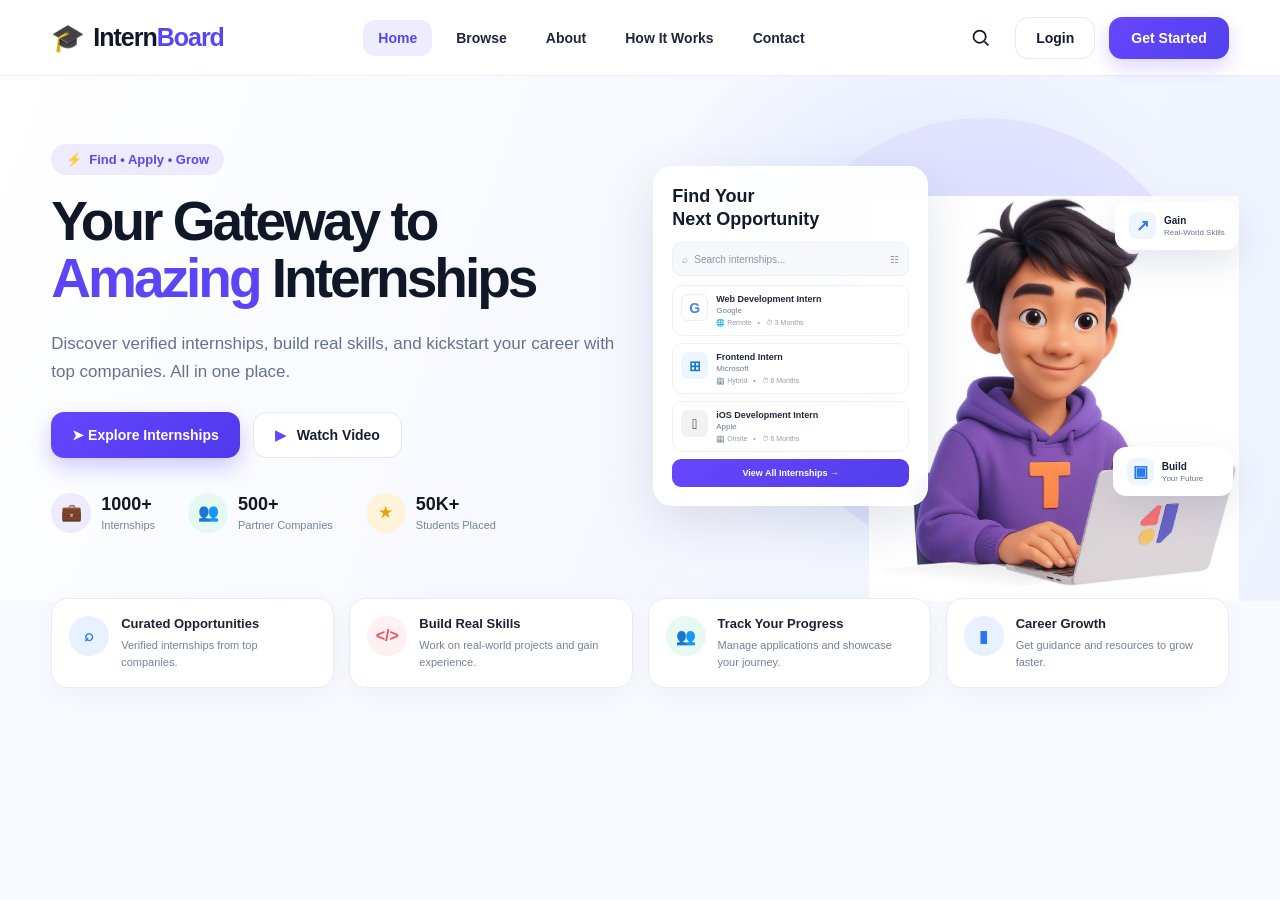
<file: index.html>
<!DOCTYPE html>
<html lang="en">
<head>
    <meta charset="UTF-8">
    <meta name="viewport" content="width=device-width, initial-scale=1.0">
    <meta http-equiv="refresh" content="0; url=pages/index.html">
    <title>InternBoard</title>
</head>
<body>
    <p>Loading InternBoard...</p>
</body>
</html>
</file>
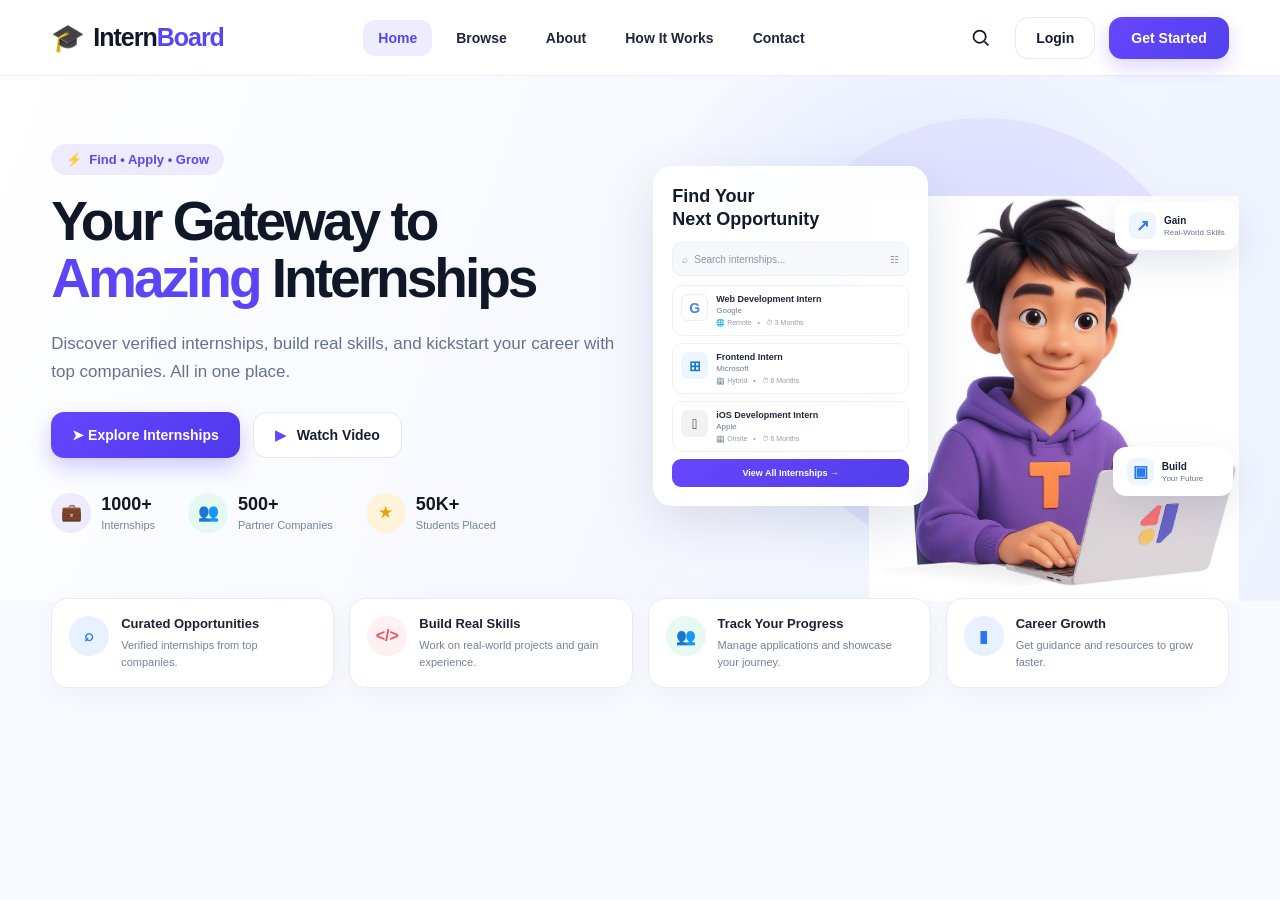
<file: pages/index.html>
<!DOCTYPE html>
<html lang="en">
<head>
    <!--{DOCUMENT METADATA}-->
    <meta charset="UTF-8">
    <meta name="viewport" content="width=device-width, initial-scale=1.0">
    <title>InternBoard</title>
    <link rel="stylesheet" href="../styles/home.css">
    <link rel="shortcut icon" href="../assets/favicon.png" type="image/x-icon">
</head>
<body>
    <!--{NAVBAR}-->
    <header class="navbar">
        <div class="nav_container">
            <!--{LOGO}-->
            <a href="home.html" class="logo">
                <span class="logo-icon">🎓</span>
                <span>Intern<span>Board</span></span>
            </a>

            <!--{NAVIGATION}-->
            <nav class="nav-links">
                <a href="home.html" class="nav-link active"> Home</a>
                <a href="Browse.html" class="nav-link"> Browse</a>
                <a href="About.html" class="nav-link"> About </a>
                <a href="How_It_Works.html" class="nav-link">How It Works </a>
                <a href="Contact.html" class="nav-link"> Contact</a>
                </nav>


            <!--{RIGHT NAV}-->
            <div class="nav-actions">

                <!--{SEARCH BUTTON}-->
                <button
                    class="search-button"
                    id="searchButton"
                    aria-label="Search internships"
                    type="button">

                    <svg
                        width="21"
                        height="21"
                        viewBox="0 0 24 24"
                        fill="none"
                        stroke="currentColor"
                        stroke-width="2">

                        <circle cx="11" cy="11" r="7"></circle>

                        <line
                            x1="16.65"
                            y1="16.65"
                            x2="21"
                            y2="21">
                        </line>

                    </svg>

                </button>


                <button class="login-btn">
                    Login
                </button>

                <button class="get-started-btn">
                    Get Started
                </button>

            </div>

        </div>

    </header>



    <!--{SEARCH PANEL}-->

    <div class="search-overlay" id="searchOverlay">

        <div class="search-panel">

            <div class="search-panel-header">

                <div>
                    <span class="search-small-label">
                        INTERNBOARD SEARCH
                    </span>

                    <h2>
                        Find Your Next Opportunity
                    </h2>
                </div>

                <button
                    class="close-search"
                    id="closeSearch"
                    type="button">

                    ×

                </button>

            </div>


            <!--{SEARCH INPUT}-->

            <div class="search-input-wrapper">

                <svg
                    width="22"
                    height="22"
                    viewBox="0 0 24 24"
                    fill="none"
                    stroke="currentColor"
                    stroke-width="2">

                    <circle cx="11" cy="11" r="7"></circle>

                    <line
                        x1="16.65"
                        y1="16.65"
                        x2="21"
                        y2="21">
                    </line>

                </svg>

                <input
                    type="text"
                    id="internshipSearch"
                    placeholder="Search internships, companies, skills..."
                    autocomplete="off">

            </div>


            <!--{FILTERS}-->

            <div class="search-filters">

                <button class="filter-btn active" data-filter="all">
                    All
                </button>

                <button class="filter-btn" data-filter="development">
                    Development
                </button>

                <button class="filter-btn" data-filter="design">
                    Design
                </button>

                <button class="filter-btn" data-filter="data">
                    Data
                </button>

                <button class="filter-btn" data-filter="marketing">
                    Marketing
                </button>

            </div>


            <!--{SEARCH RESULTS}-->

            <div class="search-results" id="searchResults">

                <div
                    class="internship-result"
                    data-category="development"
                    data-search="web development intern google javascript react frontend">

                    <div class="company-logo google">
                        G
                    </div>

                    <div class="result-info">

                        <h3>
                            Web Development Intern
                        </h3>

                        <p>
                            Google
                        </p>

                        <div class="result-meta">
                            <span>🌐 Remote</span>
                            <span>⏱ 3 Months</span>
                        </div>

                    </div>

                    <button class="view-result">
                        View
                    </button>

                </div>


                <div
                    class="internship-result"
                    data-category="development"
                    data-search="frontend development microsoft react javascript">

                    <div class="company-logo microsoft">
                        ⊞
                    </div>

                    <div class="result-info">

                        <h3>
                            Frontend Development Intern
                        </h3>

                        <p>
                            Microsoft
                        </p>

                        <div class="result-meta">
                            <span>🏢 Hybrid</span>
                            <span>⏱ 6 Months</span>
                        </div>

                    </div>

                    <button class="view-result">
                        View
                    </button>

                </div>


                <div
                    class="internship-result"
                    data-category="design"
                    data-search="ui ux design intern figma adobe design">

                    <div class="company-logo design-logo">
                        ✦
                    </div>

                    <div class="result-info">

                        <h3>
                            UI/UX Design Intern
                        </h3>

                        <p>
                            Creative Labs
                        </p>

                        <div class="result-meta">
                            <span>🌐 Remote</span>
                            <span>⏱ 4 Months</span>
                        </div>

                    </div>

                    <button class="view-result">
                        View
                    </button>

                </div>


                <div
                    class="internship-result"
                    data-category="data"
                    data-search="data analyst intern python sql analytics">

                    <div class="company-logo data-logo">
                        ◈
                    </div>

                    <div class="result-info">

                        <h3>
                            Data Analyst Intern
                        </h3>

                        <p>
                            DataWorks
                        </p>

                        <div class="result-meta">
                            <span>🏢 Onsite</span>
                            <span>⏱ 3 Months</span>
                        </div>

                    </div>

                    <button class="view-result">
                        View
                    </button>

                </div>


                <div
                    class="internship-result"
                    data-category="marketing"
                    data-search="digital marketing intern social media seo">

                    <div class="company-logo marketing-logo">
                        ↗
                    </div>

                    <div class="result-info">

                        <h3>
                            Digital Marketing Intern
                        </h3>

                        <p>
                            GrowthHub
                        </p>

                        <div class="result-meta">
                            <span>🌐 Remote</span>
                            <span>⏱ 3 Months</span>
                        </div>

                    </div>

                    <button class="view-result">
                        View
                    </button>

                </div>

            </div>


            <div
                class="no-results"
                id="noResults">

                <div class="no-results-icon">
                    🔍
                </div>

                <h3>
                    No internships found
                </h3>

                <p>
                    Try another keyword or category.
                </p>

            </div>


            <div class="search-footer">

                <span>
                    💡 Tip: Try searching for
                    <strong>React</strong>,
                    <strong>Python</strong>,
                    or
                    <strong>UI/UX</strong>
                </span>

                <a href="Browse.html">
                    Browse all internships →
                </a>

            </div>

        </div>

    </div>



    <!--{HERO SECTION}-->
    <main>

        <!--{HERO}-->
        <section class="hero">

            <div class="hero-container">


                <!--{LEFT SIDE}-->

                <div class="hero-content">

                    <div class="hero-badge">
                        <span>⚡</span>
                        Find • Apply • Grow
                    </div>


                    <h1>
                        Your Gateway to
                        <span>Amazing</span>
                        Internships
                    </h1>


                    <p class="hero-description">
                        Discover verified internships, build real skills,
                        and kickstart your career with top companies.
                        All in one place.
                    </p>


                    <!--{HERO BUTTONS}-->

                    <div class="hero-buttons">

                        <button
                            class="primary-btn"
                            id="exploreBtn">

                            <span>➤</span>
                            Explore Internships

                        </button>


                        <button
                            class="secondary-btn"
                            id="watchVideoBtn">

                            <span class="play-icon">
                                ▶
                            </span>

                            Watch Video

                        </button>

                    </div>


                    <!--{STATS}-->

                    <div class="stats">

                        <div class="stat">

                            <div class="stat-icon purple">
                                💼
                            </div>

                            <div>
                                <strong>1000+</strong>
                                <span>Internships</span>
                            </div>

                        </div>


                        <div class="stat">

                            <div class="stat-icon green">
                                👥
                            </div>

                            <div>
                                <strong>500+</strong>
                                <span>Partner Companies</span>
                            </div>

                        </div>


                        <div class="stat">

                            <div class="stat-icon yellow">
                                ★
                            </div>

                            <div>
                                <strong>50K+</strong>
                                <span>Students Placed</span>
                            </div>

                        </div>

                    </div>

                </div>



                <!--{RIGHT SIDE}-->

                <div class="hero-visual">

                    <div class="hero-circle"></div>


                    <!--{FLOATING CARD}-->

                    <div class="opportunity-card">

                        <h3>
                            Find Your
                            <br>
                            Next Opportunity
                        </h3>


                        <div class="mini-search">
                            <span>⌕</span>
                            Search internships...
                            <span>☷</span>
                        </div>


                        <div class="mini-internship">

                            <div class="mini-company google">
                                G
                            </div>

                            <div>
                                <strong>
                                    Web Development Intern
                                </strong>

                                <small>
                                    Google
                                </small>

                                <div class="mini-meta">
                                    🌐 Remote &nbsp; • &nbsp; ⏱ 3 Months
                                </div>
                            </div>

                        </div>


                        <div class="mini-internship">

                            <div class="mini-company microsoft">
                                ⊞
                            </div>

                            <div>
                                <strong>
                                    Frontend Intern
                                </strong>

                                <small>
                                    Microsoft
                                </small>

                                <div class="mini-meta">
                                    🏢 Hybrid &nbsp; • &nbsp; ⏱ 6 Months
                                </div>
                            </div>

                        </div>


                        <div class="mini-internship">

                            <div class="mini-company apple">
                                
                            </div>

                            <div>
                                <strong>
                                    iOS Development Intern
                                </strong>

                                <small>
                                    Apple
                                </small>

                                <div class="mini-meta">
                                    🏢 Onsite &nbsp; • &nbsp; ⏱ 6 Months
                                </div>
                            </div>

                        </div>


                        <button
                            class="view-all-btn"
                            id="viewAllBtn">

                            View All Internships
                            →
                        </button>

                    </div>


                    <!--{CHARACTER}-->

                    <div class="character-container">

                        <!--{HERO IMAGE}-->

                        <img
                            src="../assets/student.png"
                            alt="Student holding laptop"
                            class="hero-character">

                    </div>


                    <!--{FLOATING INFO}-->

                    <div class="floating-card skills-card">

                        <span class="floating-icon">
                            ↗
                        </span>

                        <div>
                            <strong>
                                Gain
                            </strong>

                            <small>
                                Real-World Skills
                            </small>
                        </div>

                    </div>


                    <div class="floating-card future-card">

                        <span class="floating-icon">
                            ▣
                        </span>

                        <div>
                            <strong>
                                Build
                            </strong>

                            <small>
                                Your Future
                            </small>
                        </div>

                    </div>


                </div>

            </div>

        </section>



        <!--{FEATURES}-->
        <section class="features">

            <div class="feature-card">

                <div class="feature-icon blue">
                    ⌕
                </div>

                <div>
                    <h3>
                        Curated Opportunities
                    </h3>

                    <p>
                        Verified internships from
                        top companies.
                    </p>
                </div>

            </div>


            <div class="feature-card">

                <div class="feature-icon red">
                    &lt;/&gt;
                </div>

                <div>
                    <h3>
                        Build Real Skills
                    </h3>

                    <p>
                        Work on real-world projects
                        and gain experience.
                    </p>
                </div>

            </div>


            <div class="feature-card">

                <div class="feature-icon green">
                    👥
                </div>

                <div>
                    <h3>
                        Track Your Progress
                    </h3>

                    <p>
                        Manage applications and
                        showcase your journey.
                    </p>
                </div>

            </div>


            <div class="feature-card">

                <div class="feature-icon blue">
                    ▮
                </div>

                <div>
                    <h3>
                        Career Growth
                    </h3>

                    <p>
                        Get guidance and resources
                        to grow faster.
                    </p>
                </div>

            </div>

        </section>

    </main>



    <!--{VIDEO MODAL}-->

    <div
        class="video-modal"
        id="videoModal">

        <div class="video-box">

            <button
                class="close-video"
                id="closeVideo">

                ×

            </button>

            <div class="video-placeholder">

                <div class="video-play">
                    ▶
                </div>

                <h2>
                    Start Your Internship Journey
                </h2>

                <p>
                    Find opportunities, build skills
                    and grow your career with InternBoard.
                </p>

            </div>

        </div>

    </div>


    <!--{PAGE SCRIPT}-->
    <script src="../functionality/Home.js"></script>
    <script src="../functionality/Session.js"></script>

</body>

</html>
</file>
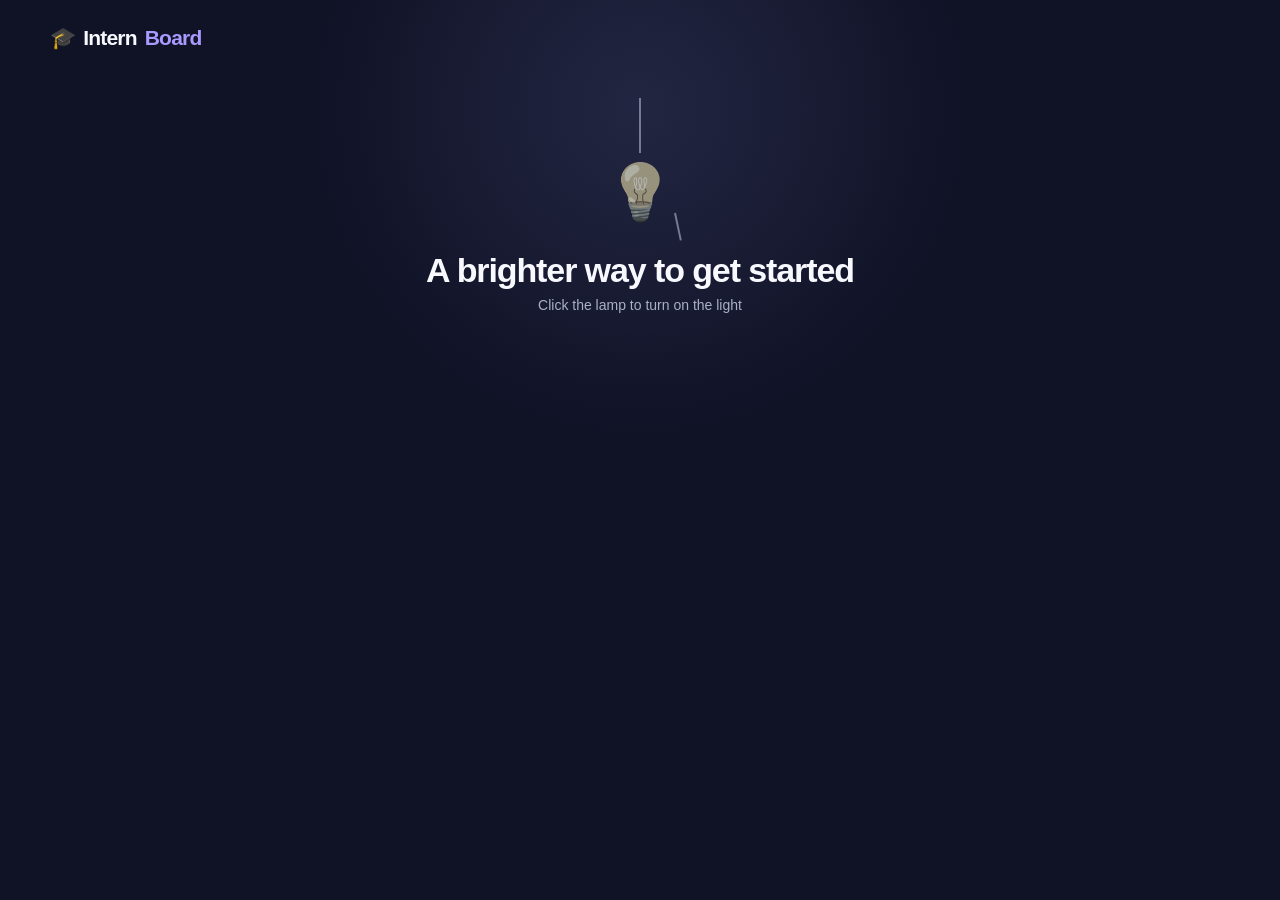
<file: pages/About.html>
<!DOCTYPE html>
<html lang="en">
<head>
    <!--{DOCUMENT METADATA}-->
    <meta charset="UTF-8">
    <meta name="viewport" content="width=device-width, initial-scale=1.0">
    <title>About | InternBoard</title>
    <link rel="stylesheet" href="../styles/About.css">
    <link rel="shortcut icon" href="../assets/favicon.png" type="image/x-icon">
</head>
<body>
    <!--{NAVBAR}-->
    <header class="navbar">
        <div class="nav_container">
            <a href="home.html" class="logo">
                <span class="logo-icon">🎓</span>
                <span>Intern<span>Board</span></span>
            </a>

            <!--{NAV LINKS}-->
            <nav class="nav-links">
                <a href="home.html" class="nav-link">Home</a>
                <a href="Browse.html" class="nav-link">Browse</a>
                <a href="About.html" class="nav-link active">About</a>
                <a href="How_It_Works.html" class="nav-link">How It Works</a>
                <a href="Contact.html" class="nav-link">Contact</a>
            </nav>

            <div class="nav-actions">
                <button class="search-button" id="searchBtn" aria-label="Search" type="button">
                    <svg width="21" height="21" viewBox="0 0 24 24" fill="none" stroke="currentColor" stroke-width="2">
                        <circle cx="11" cy="11" r="7"></circle>
                        <line x1="16.65" y1="16.65" x2="21" y2="21"></line>
                    </svg>
                </button>

                <button class="login-btn" id="loginBtn" type="button">Login</button>
                <button class="get-started-btn" id="startedBtn" type="button">Get Started</button>
            </div>
        </div>
    </header>

    <!--{MAIN}-->
    <main>
        <!--{ABOUT HERO}-->
        <section class="about-hero">
            <div class="about-container">
                <div class="about-content">
                    <div class="about-badge"><span>⚡</span>About Us</div>

                    <h1>Empowering Students<br>Through <span>Real Opportunities</span></h1>

                    <p class="about-description">
                        At InternBoard, we believe every student deserves access to meaningful internships,
                        real-world experience, and the right guidance to build a successful career.
                    </p>

                    <div class="about-stats">
                        <div class="about-stat">
                            <div class="stat-icon purple">💼</div>
                            <div>
                                <strong>1000+</strong>
                                <span>Internships<br>Listed</span>
                            </div>
                        </div>

                        <div class="about-stat">
                            <div class="stat-icon green">👥</div>
                            <div>
                                <strong>500+</strong>
                                <span>Partner<br>Companies</span>
                            </div>
                        </div>

                        <div class="about-stat">
                            <div class="stat-icon yellow">★</div>
                            <div>
                                <strong>50K+</strong>
                                <span>Students<br>Trusted</span>
                            </div>
                        </div>

                        <div class="about-stat">
                            <div class="stat-icon blue">◉</div>
                            <div>
                                <strong>10+</strong>
                                <span>Industries<br>Covered</span>
                            </div>
                        </div>
                    </div>
                </div>

                <div class="about-visual">
                    <div class="hero-circle"></div>
                    <img src="../assets/About page.png" alt="Student learning and building career" class="about-hero-image">
                </div>
            </div>
        </section>

        <!--{PURPOSE SECTION}-->
        <section class="purpose-section">
            <div class="purpose-container">
                <article class="purpose-card mission-card">
                    <div class="purpose-icon">◎</div>
                    <div>
                        <h2>Our Mission</h2>
                        <p>To bridge the gap between students and industry by providing verified internships, skill development resources, and career guidance in one place.</p>
                    </div>
                </article>

                <article class="purpose-card vision-card">
                    <div class="purpose-icon">◉</div>
                    <div>
                        <h2>Our Vision</h2>
                        <p>To become the most trusted platform for students to discover opportunities, gain real-world experience, and build brighter futures.</p>
                    </div>
                </article>

                <article class="purpose-card values-card">
                    <div class="purpose-icon">♥</div>
                    <div>
                        <h2>Our Values</h2>
                        <ul>
                            <li><span>✓</span>Student-First Approach</li>
                            <li><span>✓</span>Trust &amp; Transparency</li>
                            <li><span>✓</span>Real-World Learning</li>
                            <li><span>✓</span>Equal Opportunities</li>
                            <li><span>✓</span>Continuous Growth</li>
                        </ul>
                    </div>
                </article>
            </div>
        </section>

        <!--{WHY SECTION}-->
        <section class="why-section">
            <div class="section-heading">
                <h2>Why Choose InternBoard?</h2>
                <p>Everything you need to take your first step toward a successful career.</p>
            </div>

            <div class="why-grid">
                <div class="why-card blue-card">
                    <div class="why-icon">⌕</div>
                    <div>
                        <h3>Verified Internships</h3>
                        <p>Only genuine opportunities from trusted companies.</p>
                    </div>
                </div>

                <div class="why-card red-card">
                    <div class="why-icon">&lt;/&gt;</div>
                    <div>
                        <h3>Diverse Categories</h3>
                        <p>Explore internships across multiple domains.</p>
                    </div>
                </div>

                <div class="why-card green-card">
                    <div class="why-icon">👥</div>
                    <div>
                        <h3>Easy Application</h3>
                        <p>Simple and student-friendly application process.</p>
                    </div>
                </div>

                <div class="why-card purple-card">
                    <div class="why-icon">▮</div>
                    <div>
                        <h3>Career Support</h3>
                        <p>Resources, tips and guidance to help you grow.</p>
                    </div>
                </div>
            </div>
        </section>

        <!--{CTA SECTION}-->
        <section class="cta-section">
            <div class="cta-content">
                <div class="rocket">🚀</div>
                <div>
                    <h2>Start Your Internship Journey Today</h2>
                    <p>Join thousands of students who are building their careers with InternBoard.</p>
                </div>
            </div>

            <button class="cta-btn" id="exploreBtn" type="button">Explore Internships →</button>
        </section>
    </main>

    <div class="search-modal" id="searchModal">
        <div class="search-box">
            <button class="close-search" id="closeSearch" type="button">×</button>

            <span class="search-label">INTERNBOARD SEARCH</span>
            <h2>Find Your Next Opportunity</h2>

            <div class="search-input">
                <span>⌕</span>
                <input type="text" placeholder="Search internships, skills, companies..." id="searchInput">
            </div>

            <div class="search-suggestions">
                <span>Popular:</span>
                <button type="button">React</button>
                <button type="button">Python</button>
                <button type="button">UI/UX</button>
                <button type="button">Java</button>
                <button type="button">Internships</button>
            </div>
        </div>
    </div>

    <!--{PAGE SCRIPT}-->
    <script>
        const searchBtn = document.getElementById("searchBtn");
        const searchModal = document.getElementById("searchModal");
        const closeSearch = document.getElementById("closeSearch");
        const searchInput = document.getElementById("searchInput");

        searchBtn.addEventListener("click", () => {
            searchModal.classList.add("show");
            document.body.style.overflow = "hidden";
            setTimeout(() => {
                searchInput.focus();
            }, 100);
        });

        closeSearch.addEventListener("click", () => {
            searchModal.classList.remove("show");
            document.body.style.overflow = "";
        });

        searchModal.addEventListener("click", (event) => {
            if (event.target === searchModal) {
                searchModal.classList.remove("show");
                document.body.style.overflow = "";
            }
        });

        document.addEventListener("keydown", (event) => {
            if (event.key === "Escape") {
                searchModal.classList.remove("show");
                document.body.style.overflow = "";
            }
        });

        document.getElementById("exploreBtn").addEventListener("click", () => {
            window.location.href = "Browse.html";
        });

        document.getElementById("startedBtn").addEventListener("click", () => {
            window.location.href = "register.html";
        });

        document.getElementById("loginBtn").addEventListener("click", () => {
            window.location.href = "login.html";
        });

        document.querySelectorAll(".search-suggestions button").forEach((button) => {
            button.addEventListener("click", () => {
                searchInput.value = button.textContent.trim();
                searchInput.focus();
            });
        });
    </script>
    <script src="../functionality/Session.js"></script>
</body>
</html>
</file>
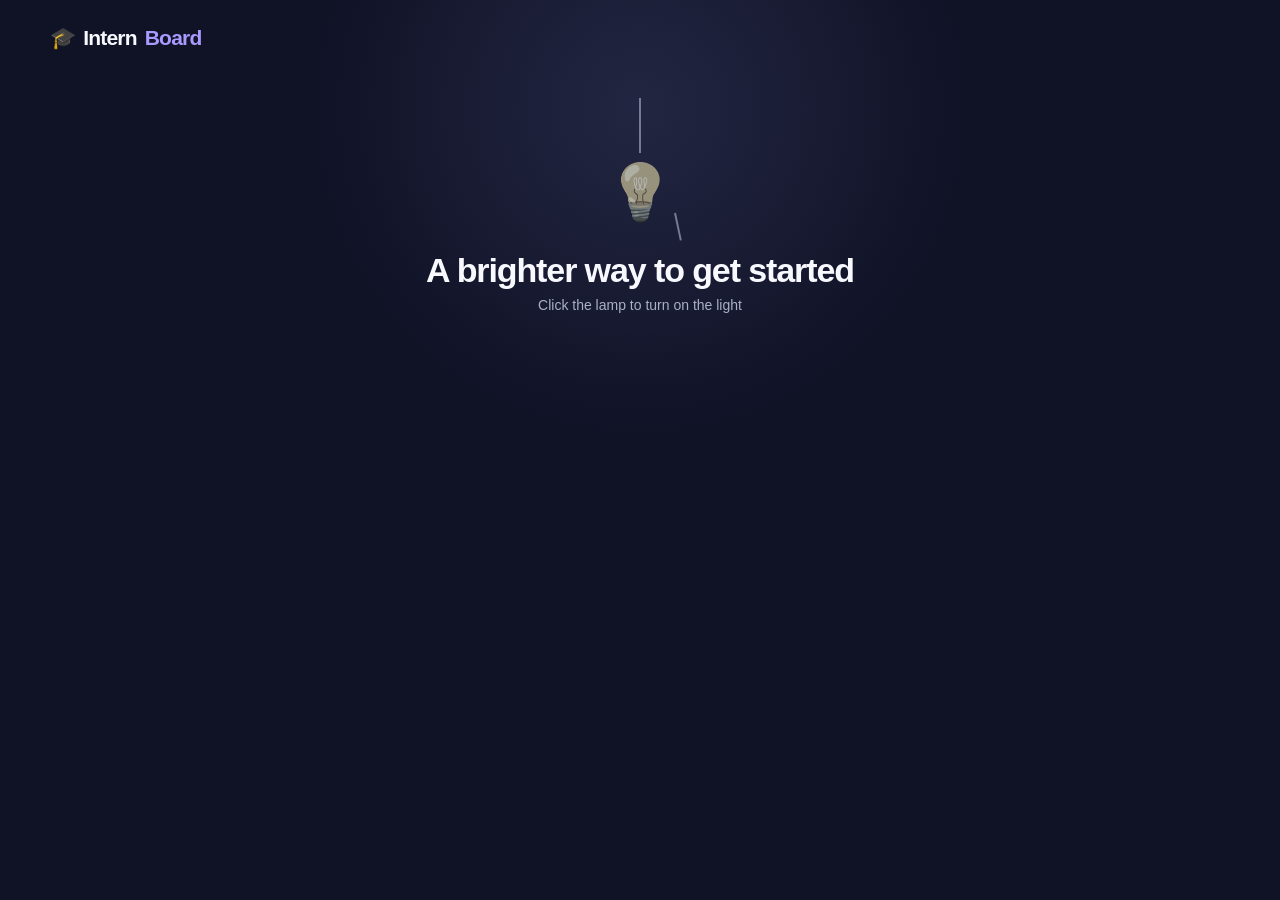
<file: pages/Apply.html>
<!DOCTYPE html>
<html lang="en">
<head>
    <!--{DOCUMENT METADATA}-->
    <meta charset="UTF-8">
    <meta name="viewport" content="width=device-width, initial-scale=1.0">
    <meta name="theme-color" content="#f8faff">
    <title>Apply for Internship | InternBoard</title>
    <link rel="stylesheet" href="../styles/Apply.css">
    <link rel="shortcut icon" href="../assets/favicon.png" type="image/x-icon">
</head>
<body>
    <!--{NAVBAR}-->
    <header class="navbar">
        <div class="nav-container">
            <a href="home.html" class="logo" aria-label="InternBoard home">
                <span class="logo-cap" aria-hidden="true">🎓</span>
                <span>Intern<span>Board</span></span>
            </a>
            <a class="back-link" href="Browse.html">← Back to internships</a>
        </div>
    </header>

    <!--{APPLY LAYOUT}-->
    <main class="apply-layout">
        <!--{APPLY INTRO}-->
        <section class="apply-intro">
            <span class="eyebrow">YOUR NEXT STEP</span>
            <h1>Apply for an internship</h1>
            <p>Share a few details with the hiring team to take the next step in your career.</p>

            <aside class="opportunity-card" aria-labelledby="opportunityTitle">
                <span class="opportunity-label">YOU'RE APPLYING FOR</span>
                <h2 id="opportunityTitle">Internship opportunity</h2>
                <p class="opportunity-company" id="opportunityCompany"></p>
                <div class="opportunity-details">
                    <span id="opportunityLocation"></span>
                    <span id="opportunityDuration"></span>
                    <span id="opportunityStipend"></span>
                </div>
                <p class="opportunity-skills" id="opportunitySkills"></p>
            </aside>
        </section>

        <!--{APPLICATION CARD}-->
        <section class="application-card" aria-labelledby="applicationHeading">
            <div class="card-heading">
                <div class="card-icon" aria-hidden="true">✉</div>
                <div>
                    <h2 id="applicationHeading">Application details</h2>
                    <p>Fields marked with * are required.</p>
                </div>
            </div>

            <!--{APPLICATION FORM}-->
            <form id="applicationForm">
                <div class="form-grid">
                    <div class="form-field">
                        <label for="applicantName">Full name *</label>
                        <input id="applicantName" name="name" type="text"
                            autocomplete="name" placeholder="Your full name" required>
                    </div>

                    <div class="form-field">
                        <label for="applicantEmail">Email address *</label>
                        <input id="applicantEmail" name="email" type="email"
                            autocomplete="email" placeholder="you@example.com" required>
                    </div>

                    <div class="form-field">
                        <label for="applicantPhone">Phone number</label>
                        <input id="applicantPhone" name="phone" type="tel"
                            autocomplete="tel" placeholder="+91 98765 43210">
                    </div>

                    <div class="form-field">
                        <label for="resumeFile">Upload resume *</label>
                        <input id="resumeFile" name="resume" type="file"
                            accept=".pdf,.doc,.docx,application/pdf,application/msword,application/vnd.openxmlformats-officedocument.wordprocessingml.document"
                            aria-describedby="resumeHint" required>
                        <span class="field-hint" id="resumeHint">PDF or Word document, up to 10 MB.</span>
                    </div>
                </div>

                <div class="form-field cover-letter-field">
                    <label for="coverLetter">Why are you a good fit? *</label>
                    <textarea id="coverLetter" name="coverLetter" rows="5"
                        placeholder="Tell the hiring team about your interest, skills, and experience."
                        minlength="20" required></textarea>
                    <span class="field-hint">Please write at least 20 characters.</span>
                </div>

                <button class="submit-application" type="submit">
                    Submit application <span aria-hidden="true">→</span>
                </button>
                <p class="form-message" id="formMessage" role="status" aria-live="polite"></p>
                <p class="form-note">This demo saves applications in this browser only; it does not send them to a company.</p>
            </form>
        </section>
    </main>

    <!--{PAGE SCRIPT}-->
    <script>
        const query = new URLSearchParams(window.location.search);
        const opportunity = {
            job: query.get("job"),
            company: query.get("company"),
            location: query.get("location"),
            duration: query.get("duration"),
            stipend: query.get("stipend"),
            skills: query.get("skills")
        };

        function setOpportunityText(elementId, value) {
            const element = document.getElementById(elementId);
            element.textContent = value || "";
            element.hidden = !value;
        }

        setOpportunityText("opportunityTitle", opportunity.job || "Internship opportunity");
        setOpportunityText("opportunityCompany", opportunity.company);
        setOpportunityText("opportunityLocation", opportunity.location);
        setOpportunityText("opportunityDuration", opportunity.duration);
        setOpportunityText("opportunityStipend", opportunity.stipend);
        setOpportunityText("opportunitySkills", opportunity.skills);

        const applicationForm = document.getElementById("applicationForm");
        const resumeFileInput = document.getElementById("resumeFile");
        const maxResumeSize = 10 * 1024 * 1024;

        try {
            const savedProfile = window.localStorage.getItem("internboard.studentProfile");
            if (savedProfile) {
                const studentProfile = JSON.parse(savedProfile);
                document.getElementById("applicantName").value = studentProfile.name || "";
                document.getElementById("applicantEmail").value = studentProfile.email || "";
            }
        } catch (error) {
            document.getElementById("formMessage").textContent =
                "Your saved profile could not be loaded. You can still enter your details manually.";
        }

        resumeFileInput.addEventListener("change", () => {
            const file = resumeFileInput.files[0];
            resumeFileInput.setCustomValidity(
                file && file.size > maxResumeSize
                    ? "Please choose a resume smaller than 10 MB."
                    : ""
            );
        });

        applicationForm.addEventListener("submit", (event) => {
            event.preventDefault();
            if (!applicationForm.reportValidity()) {
                return;
            }

            const formData = new FormData(applicationForm);
            const application = {
                id: `${Date.now()}-${Math.random().toString(36).slice(2, 8)}`,
                name: formData.get("name").trim(),
                email: formData.get("email").trim(),
                phone: formData.get("phone").trim(),
                resumeName: resumeFileInput.files[0].name,
                coverLetter: formData.get("coverLetter").trim(),
                job: opportunity.job || "Internship opportunity",
                company: opportunity.company || "Company not specified",
                location: opportunity.location || "",
                duration: opportunity.duration || "",
                stipend: opportunity.stipend || "",
                skills: opportunity.skills || "",
                status: "Submitted",
                appliedAt: new Date().toISOString()
            };

            try {
                const savedApplications = window.localStorage.getItem("internboard.applications");
                const applications = savedApplications ? JSON.parse(savedApplications) : [];
                if (!Array.isArray(applications)) {
                    throw new Error("Saved applications have an invalid format.");
                }
                applications.unshift(application);
                window.localStorage.setItem("internboard.applications", JSON.stringify(applications));
                window.location.href = "student-dashboard.html?application=submitted";
            } catch (error) {
                document.getElementById("formMessage").textContent =
                    "Your application could not be saved in this browser. Check browser storage settings and try again.";
            }
        });
    </script>
    <script src="../functionality/Session.js"></script>
</body>
</html>
</file>
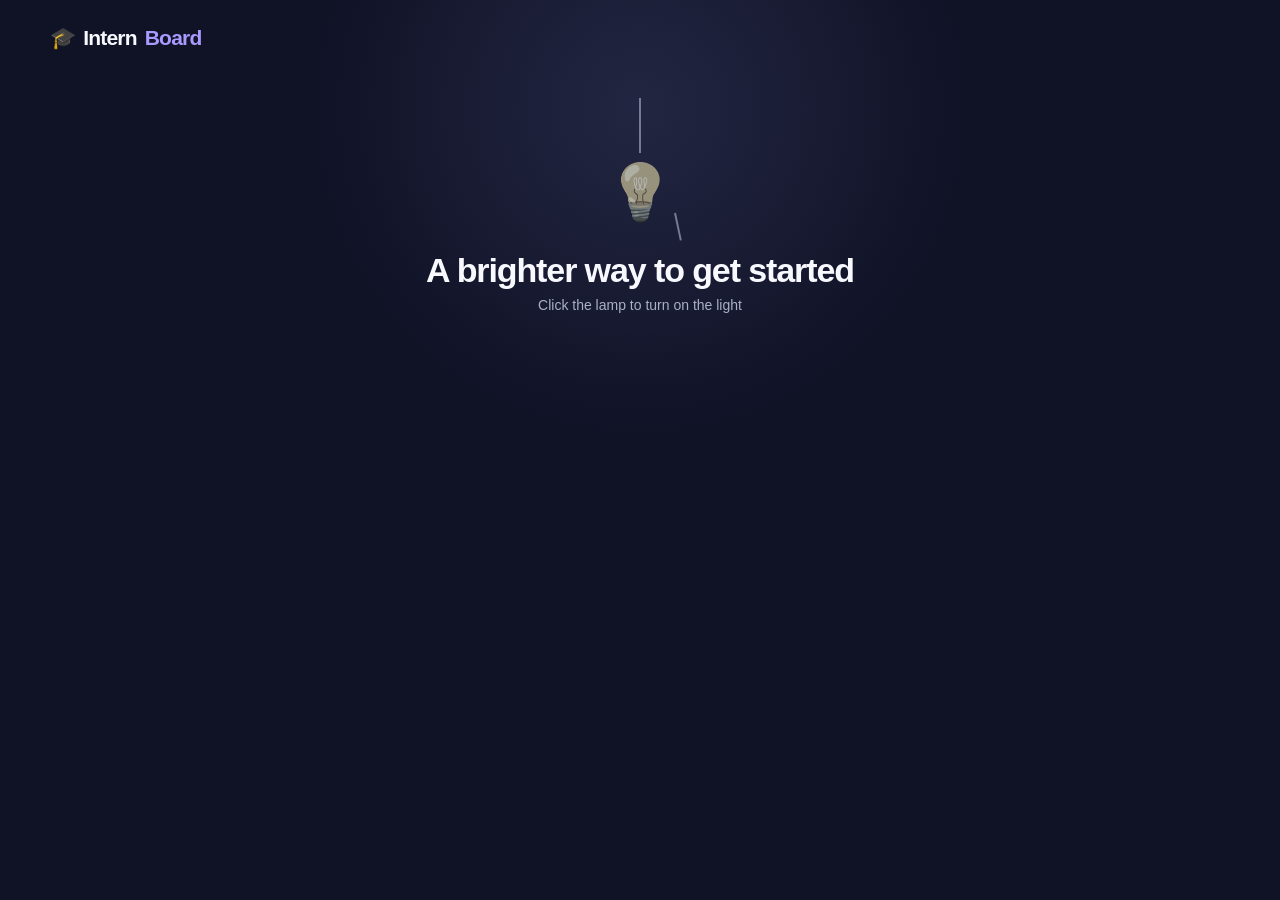
<file: pages/Browse.html>
<!DOCTYPE html>
<html lang="en">

<head>
    <!--{DOCUMENT METADATA}-->
    <meta charset="UTF-8">

    <meta
        name="viewport"
        content="width=device-width, initial-scale=1.0">

    <title>Browse Internships | InternBoard</title>

    <link
        rel="stylesheet"
        href="../styles/Browse.css">
</head>

<body>

    <!--{NAVBAR}-->
    <header class="navbar">

        <div class="nav-container">

            <a href="home.html" class="logo">

                <span class="logo-cap">🎓</span>

                <span>
                    Intern<span>Board</span>
                </span>

            </a>


            <!--{NAV LINKS}-->
            <nav class="nav-links">

                <a href="home.html">
                    Home
                </a>

                <a
                    href="Browse.html"
                    class="active">
                    Browse
                </a>

                <a href="About.html">
                    About
                </a>

                <a href="How_It_Works.html">
                    How It Works
                </a>

                <a href="Contact.html">
                    Contact
                </a>

            </nav>


            <div class="nav-actions">

                <!--{SEARCH}-->

                <button
                    class="search-btn"
                    id="searchBtn"
                    aria-label="Search">

                    <svg
                        width="21"
                        height="21"
                        viewBox="0 0 24 24"
                        fill="none"
                        stroke="currentColor"
                        stroke-width="2">

                        <circle
                            cx="11"
                            cy="11"
                            r="7">
                        </circle>

                        <line
                            x1="16.65"
                            y1="16.65"
                            x2="21"
                            y2="21">
                        </line>

                    </svg>

                </button>


                <button
                    class="login-btn"
                    id="loginBtn">
                    Login
                </button>


                <button
                    class="started-btn"
                    id="startedBtn">
                    Get Started
                </button>

            </div>

        </div>

    </header>



    <!--{BROWSE HERO}-->
    <main>

        <!--{BROWSE HERO}-->
        <section class="browse-hero">

            <div class="browse-hero-container">

                <div class="browse-hero-content">

                    <div class="hero-badge">

                        <span>⚡</span>

                        Explore Opportunities

                    </div>


                    <h1>

                        Find Your
                        <br>

                        <span>Dream Internship</span>

                    </h1>


                    <p>

                        Discover verified internships from
                        leading companies and take the next
                        step toward your career.

                    </p>


                    <div class="hero-stats">

                        <div>

                            <strong>1000+</strong>

                            <span>
                                Internships
                            </span>

                        </div>


                        <div>

                            <strong>500+</strong>

                            <span>
                                Companies
                            </span>

                        </div>


                        <div>

                            <strong>50K+</strong>

                            <span>
                                Students
                            </span>

                        </div>

                    </div>

                </div>


                <!--{SEPARATE IMAGE}-->

                <div class="browse-hero-image">

                    <img
                        src="../assets/how it works .hero.png"
                        alt="Student browsing internship opportunities">

                </div>

            </div>

        </section>



        <!--{SEARCH AND FILTERS}-->

        <!--{BROWSE SECTION}-->
        <section class="browse-section">

            <div class="browse-container">


                <div class="browse-title">

                    <div>

                        <h2>
                            Browse Internships
                        </h2>

                        <p>
                            Find opportunities that match
                            your skills and career goals.
                        </p>

                    </div>

                    <span class="result-count" id="resultCount" role="status" aria-live="polite">
                        1000+ opportunities
                    </span>

                </div>


                <!--{SEARCH}-->

                <div class="main-search">

                    <div class="search-input-wrapper">

                        <svg
                            width="21"
                            height="21"
                            viewBox="0 0 24 24"
                            fill="none"
                            stroke="currentColor"
                            stroke-width="2">

                            <circle
                                cx="11"
                                cy="11"
                                r="7">
                            </circle>

                            <line
                                x1="16.65"
                                y1="16.65"
                                x2="21"
                                y2="21">
                            </line>

                        </svg>

                        <input
                            type="text"
                            id="internshipSearch"
                            aria-label="Search internships"
                            placeholder="Search internships, companies, skills...">

                    </div>


                    <button
                        class="search-main-btn"
                        id="mainSearchBtn">

                        Search

                    </button>

                </div>


                <!--{FILTERS}-->

                <div class="filters">

                    <select id="domainFilter">

                        <option value="all">
                            All Domains
                        </option>

                        <option value="web">
                            Web Development
                        </option>

                        <option value="frontend">
                            Frontend
                        </option>

                        <option value="backend">
                            Backend
                        </option>

                        <option value="mobile">
                            Mobile Development
                        </option>

                        <option value="design">
                            UI/UX Design
                        </option>

                        <option value="data">
                            Data Science
                        </option>

                    </select>


                    <select id="locationFilter">

                        <option value="all">
                            All Locations
                        </option>

                        <option value="remote">
                            Remote
                        </option>

                        <option value="bangalore">
                            Bengaluru
                        </option>

                        <option value="hyderabad">
                            Hyderabad
                        </option>

                        <option value="mumbai">
                            Mumbai
                        </option>

                        <option value="pune">
                            Pune
                        </option>

                        <option value="cupertino">
                            Cupertino
                        </option>

                    </select>


                    <select id="durationFilter">

                        <option value="all">
                            Any Duration
                        </option>

                        <option value="3">
                            3 Months
                        </option>

                        <option value="6">
                            6 Months
                        </option>

                    </select>


                    <select id="typeFilter">

                        <option value="all">
                            Internship Type
                        </option>

                        <option value="remote">
                            Remote
                        </option>

                        <option value="hybrid">
                            Hybrid
                        </option>

                        <option value="onsite">
                            Onsite
                        </option>

                    </select>


                    <button
                        class="clear-filter"
                        id="clearFilters">

                        Clear Filters

                    </button>

                </div>



                <!--{INTERNSHIP GRID}-->

                <div
                    class="internship-grid"
                    id="internshipGrid">


                    <!--{GOOGLE}-->

                    <article
                        class="internship-card"
                        data-domain="web"
                        data-location="remote"
                        data-duration="3"
                        data-type="remote"
                        data-search="web development intern google react javascript">

                        <div class="company-row">

                            <button class="bookmark">
                                ♡
                            </button>

                        </div>


                        <h3>
                            Web Development Intern
                        </h3>

                        <p class="company">
                            Google
                        </p>


                        <div class="job-meta">

                            <span>
                                ◉ Remote
                            </span>

                            <span>
                                ◷ 3 Months
                            </span>

                        </div>


                        <div class="tags">

                            <span>
                                Web Development
                            </span>

                            <span>
                                React
                            </span>

                            <span>
                                JavaScript
                            </span>

                        </div>


                        <div class="card-bottom">

                            <span class="stipend">
                                ₹25K/month
                            </span>

                            <button class="apply-btn">
                                Apply Now →
                            </button>

                        </div>

                    </article>



                    <!--{MICROSOFT}-->

                    <article
                        class="internship-card"
                        data-domain="frontend"
                        data-location="bangalore"
                        data-duration="6"
                        data-type="hybrid"
                        data-search="frontend intern microsoft react typescript">

                        <div class="company-row">

                            <button class="bookmark">
                                ♡
                            </button>

                        </div>


                        <h3>
                            Frontend Intern
                        </h3>

                        <p class="company">
                            Microsoft
                        </p>


                        <div class="job-meta">

                            <span>
                                ◉ Bengaluru
                            </span>

                            <span>
                                ◷ 6 Months
                            </span>

                        </div>


                        <div class="tags">

                            <span>
                                Frontend
                            </span>

                            <span>
                                React
                            </span>

                            <span>
                                TypeScript
                            </span>

                        </div>


                        <div class="card-bottom">

                            <span class="stipend">
                                ₹30K/month
                            </span>

                            <button class="apply-btn">
                                Apply Now →
                            </button>

                        </div>

                    </article>



                    <!--{APPLE}-->

                    <article
                        class="internship-card"
                        data-domain="mobile"
                        data-location="cupertino"
                        data-duration="3"
                        data-type="onsite"
                        data-search="ios development intern apple swift mobile">

                        <div class="company-row">

                            <button class="bookmark">
                                ♡
                            </button>

                        </div>


                        <h3>
                            iOS Development Intern
                        </h3>

                        <p class="company">
                            Apple
                        </p>


                        <div class="job-meta">

                            <span>
                                ◉ Cupertino
                            </span>

                            <span>
                                ◷ 3 Months
                            </span>

                        </div>


                        <div class="tags">

                            <span>
                                iOS
                            </span>

                            <span>
                                Swift
                            </span>

                            <span>
                                Mobile
                            </span>

                        </div>


                        <div class="card-bottom">

                            <span class="stipend">
                                ₹35K/month
                            </span>

                            <button class="apply-btn">
                                Apply Now →
                            </button>

                        </div>

                    </article>



                    <!--{AMAZON}-->

                    <article
                        class="internship-card"
                        data-domain="backend"
                        data-location="hyderabad"
                        data-duration="6"
                        data-type="hybrid"
                        data-search="software engineering intern amazon backend python django">

                        <div class="company-row">

                            <button class="bookmark">
                                ♡
                            </button>

                        </div>


                        <h3>
                            Software Engineering Intern
                        </h3>

                        <p class="company">
                            Amazon
                        </p>


                        <div class="job-meta">

                            <span>
                                ◉ Hyderabad
                            </span>

                            <span>
                                ◷ 6 Months
                            </span>

                        </div>


                        <div class="tags">

                            <span>
                                Backend
                            </span>

                            <span>
                                Python
                            </span>

                            <span>
                                Django
                            </span>

                        </div>


                        <div class="card-bottom">

                            <span class="stipend">
                                ₹28K/month
                            </span>

                            <button class="apply-btn">
                                Apply Now →
                            </button>

                        </div>

                    </article>



                    <!--{UI UX}-->

                    <article
                        class="internship-card"
                        data-domain="design"
                        data-location="mumbai"
                        data-duration="3"
                        data-type="hybrid"
                        data-search="ui ux design intern figma">

                        <div class="company-row">

                            <button class="bookmark">
                                ♡
                            </button>

                        </div>


                        <h3>
                            UI/UX Design Intern
                        </h3>

                        <p class="company">
                            Adobe
                        </p>


                        <div class="job-meta">

                            <span>
                                ◉ Mumbai
                            </span>

                            <span>
                                ◷ 3 Months
                            </span>

                        </div>


                        <div class="tags">

                            <span>
                                UI/UX
                            </span>

                            <span>
                                Figma
                            </span>

                            <span>
                                Design
                            </span>

                        </div>


                        <div class="card-bottom">

                            <span class="stipend">
                                ₹20K/month
                            </span>

                            <button class="apply-btn">
                                Apply Now →
                            </button>

                        </div>

                    </article>



                    <!--{DATA}-->

                    <article
                        class="internship-card"
                        data-domain="data"
                        data-location="pune"
                        data-duration="6"
                        data-type="onsite"
                        data-search="data science intern python machine learning">

                        <div class="company-row">

                            <button class="bookmark">
                                ♡
                            </button>

                        </div>


                        <h3>
                            Data Science Intern
                        </h3>

                        <p class="company">
                            IBM
                        </p>


                        <div class="job-meta">

                            <span>
                                ◉ Pune
                            </span>

                            <span>
                                ◷ 6 Months
                            </span>

                        </div>


                        <div class="tags">

                            <span>
                                Python
                            </span>

                            <span>
                                ML
                            </span>

                            <span>
                                Data
                            </span>

                        </div>


                        <div class="card-bottom">

                            <span class="stipend">
                                ₹26K/month
                            </span>

                            <button class="apply-btn">
                                Apply Now →
                            </button>

                        </div>

                    </article>

                </div>


                <!--{NO RESULT}-->

                <div
                    class="no-results"
                    id="noResults">

                    <div>
                        🔎
                    </div>

                    <h3>
                        No internships found
                    </h3>

                    <p>
                        Try changing your search or filters.
                    </p>

                </div>

            </div>

        </section>



        <!--{CTA}-->
        <section class="browse-cta">

            <div>

                <span class="cta-icon">
                    🚀
                </span>

                <div>

                    <h2>
                        Your Next Opportunity Is Waiting
                    </h2>

                    <p>
                        Start exploring internships and
                        build your future today.
                    </p>

                </div>

            </div>


            <button
                onclick="window.scrollTo({
                    top: 0,
                    behavior: 'smooth'
                })">

                Explore More →

            </button>

        </section>

    </main>



    <!--{SEARCH MODAL}-->

    <div
        class="search-overlay"
        id="searchOverlay"
        role="dialog"
        aria-modal="true"
        aria-labelledby="searchModalHeading">

        <div class="search-panel">

            <button
                class="close-search"
                id="closeSearch"
                type="button"
                aria-label="Close search">

                ×

            </button>


            <span class="search-label">
                INTERNBOARD SEARCH
            </span>


            <h2 id="searchModalHeading">
                Find Your Next Opportunity
            </h2>


            <!--{MODAL SEARCH}-->
            <form class="modal-search" id="modalSearchForm">

                <span>
                    ⌕
                </span>

                <input
                    id="modalSearchInput"
                    type="text"
                    aria-label="Search internships, skills, and companies"
                    placeholder="Search internships, skills, companies...">

                <button class="modal-search-submit" type="submit">
                    Search
                </button>

            </form>


            <div class="popular-searches">

                <span>
                    Popular:
                </span>

                <button>React</button>

                <button>Python</button>

                <button>UI/UX</button>

                <button>Java</button>

                <button>Internships</button>

            </div>

        </div>

    </div>



    <!--{JAVASCRIPT}-->
    <script>

        const cards =
            document.querySelectorAll(
                ".internship-card"
            );

        const searchInput =
            document.getElementById(
                "internshipSearch"
            );

        const domainFilter =
            document.getElementById(
                "domainFilter"
            );

        const locationFilter =
            document.getElementById(
                "locationFilter"
            );

        const durationFilter =
            document.getElementById(
                "durationFilter"
            );

        const typeFilter =
            document.getElementById(
                "typeFilter"
            );

        const noResults =
            document.getElementById(
                "noResults"
            );

        const resultCount =
            document.getElementById(
                "resultCount"
            );


        /* ==========================================
           FILTER FUNCTION
        =========================================== */

        function filterInternships() {

            const search =
                searchInput.value
                    .toLowerCase()
                    .trim();

            const domain =
                domainFilter.value;

            const location =
                locationFilter.value;

            const duration =
                durationFilter.value;

            const type =
                typeFilter.value;


            let visibleCount = 0;


            cards.forEach(
                function (card) {

                    const cardSearch =
                        card.dataset.search
                            .toLowerCase();

                    const cardDomain =
                        card.dataset.domain;

                    const cardLocation =
                        card.dataset.location;

                    const cardDuration =
                        card.dataset.duration;

                    const cardType =
                        card.dataset.type;


                    const matchesSearch =
                        search === "" ||
                        cardSearch.includes(search) ||
                        search === "internship" ||
                        search === "internships" ||
                        search === "internship opportunities";

                    const matchesDomain =
                        domain === "all" ||
                        cardDomain === domain;

                    const matchesLocation =
                        location === "all" ||
                        cardLocation === location;

                    const matchesDuration =
                        duration === "all" ||
                        cardDuration === duration;

                    const matchesType =
                        type === "all" ||
                        cardType === type;


                    if (
                        matchesSearch &&
                        matchesDomain &&
                        matchesLocation &&
                        matchesDuration &&
                        matchesType
                    ) {

                        card.style.display =
                            "block";

                        visibleCount++;

                    } else {

                        card.style.display =
                            "none";

                    }

                }
            );


            noResults.style.display =
                visibleCount === 0
                    ? "block"
                    : "none";

            const hasActiveFilters =
                search !== "" ||
                domain !== "all" ||
                location !== "all" ||
                duration !== "all" ||
                type !== "all";

            resultCount.textContent =
                hasActiveFilters
                    ? `${visibleCount} matching internship${visibleCount === 1 ? "" : "s"}`
                    : "1000+ opportunities";

        }


        searchInput.addEventListener(
            "input",
            function () {
                modalSearchInput.value = searchInput.value;
                filterInternships();
            }
        );

        domainFilter.addEventListener(
            "change",
            filterInternships
        );

        locationFilter.addEventListener(
            "change",
            filterInternships
        );

        durationFilter.addEventListener(
            "change",
            filterInternships
        );

        typeFilter.addEventListener(
            "change",
            filterInternships
        );


        /*{SEARCH BUTTON}*/

        document
            .getElementById("mainSearchBtn")
            .addEventListener(
                "click",
                filterInternships
            );


        /*{CLEAR FILTERS}*/

        document
            .getElementById("clearFilters")
            .addEventListener(
                "click",
                function () {

                    searchInput.value = "";

                    domainFilter.value = "all";

                    locationFilter.value = "all";

                    durationFilter.value = "all";

                    typeFilter.value = "all";

                    filterInternships();

                }
            );


        /* ==========================================
           BOOKMARK
        =========================================== */

        document
            .querySelectorAll(".bookmark")
            .forEach(
                function (button) {

                    button.addEventListener(
                        "click",
                        function () {

                            button.classList.toggle(
                                "saved"
                            );

                            button.textContent =
                                button.classList.contains(
                                    "saved"
                                )
                                    ? "♥"
                                    : "♡";

                        }
                    );

                }
            );


        /* ==========================================
           APPLY BUTTON
        =========================================== */

        document
            .querySelectorAll(".apply-btn")
            .forEach(
                function (button) {

                    button.addEventListener(
                        "click",
                        function () {

                            const card =
                                button.closest(".internship-card");

                            const applicationDetails =
                                new URLSearchParams({
                                    job: card.querySelector("h3").textContent.trim(),
                                    company: card.querySelector(".company").textContent.trim(),
                                    location: card.querySelector(".job-meta span:first-child").textContent.replace("◉", "").trim(),
                                    duration: card.querySelector(".job-meta span:nth-child(2)").textContent.replace("◷", "").trim(),
                                    stipend: card.querySelector(".stipend").textContent.trim(),
                                    skills: Array.from(card.querySelectorAll(".tags span"))
                                        .map(function (tag) {
                                            return tag.textContent.trim();
                                        })
                                        .join(", ")
                                });

                            window.location.href =
                                "Apply.html?" + applicationDetails.toString();

                        }
                    );

                }
            );


        /* ==========================================
           SEARCH MODAL
        =========================================== */

        const searchBtn =
            document.getElementById(
                "searchBtn"
            );

        const searchOverlay =
            document.getElementById(
                "searchOverlay"
            );

        const closeSearch =
            document.getElementById(
                "closeSearch"
            );

        const modalSearchInput =
            document.getElementById(
                "modalSearchInput"
            );

        const modalSearchForm =
            document.getElementById(
                "modalSearchForm"
            );


        searchBtn.addEventListener(
            "click",
            function () {

                modalSearchInput.value =
                    searchInput.value;

                searchOverlay.classList.add(
                    "show"
                );

                document.body.style.overflow =
                    "hidden";

                setTimeout(
                    function () {

                        modalSearchInput.focus({
                            preventScroll: true
                        });

                    },
                    100
                );

            }
        );


        closeSearch.addEventListener(
            "click",
            closeSearchPanel
        );

        function closeSearchPanel() {

            searchOverlay.classList.remove(
                "show"
            );

            document.body.style.overflow =
                "";

            searchBtn.focus({
                preventScroll: true
            });

        }


        searchOverlay.addEventListener(
            "click",
            function (event) {

                if (
                    event.target === searchOverlay
                ) {

                    closeSearchPanel();

                }

            }
        );


        document.addEventListener(
            "keydown",
            function (event) {

                if (
                    event.key === "Escape" &&
                    searchOverlay.classList.contains("show")
                ) {

                    closeSearchPanel();

                }

            }
        );


        /*{MODAL SEARCH}*/

        modalSearchInput.addEventListener(
            "input",
            function () {

                searchInput.value =
                    modalSearchInput.value;

                filterInternships();

            }
        );

        modalSearchForm.addEventListener(
            "submit",
            function (event) {

                event.preventDefault();
                searchInput.value = modalSearchInput.value;
                filterInternships();
                closeSearchPanel();

                document
                    .getElementById("internshipGrid")
                    .scrollIntoView({
                        behavior: "smooth",
                        block: "start"
                    });

            }
        );


        /*{POPULAR SEARCH}*/

        document
            .querySelectorAll(
                ".popular-searches button"
            )
            .forEach(
                function (button) {

                    button.addEventListener(
                        "click",
                        function () {

                            modalSearchInput.value =
                                button.textContent.trim();

                            searchInput.value =
                                button.textContent.trim();

                            filterInternships();
                            modalSearchInput.focus({
                                preventScroll: true
                            });

                        }
                    );

                }
            );


        /* ==========================================
           NAVIGATION
        =========================================== */

        document
            .getElementById("startedBtn")
            .addEventListener(
                "click",
                function () {

                    window.location.href =
                        "register.html";

                }
            );


        document
            .getElementById("loginBtn")
            .addEventListener(
                "click",
                function () {

                    window.location.href = "login.html";

                }
            );

    </script>
    <script src="../functionality/Session.js"></script>

</body>

</html>
</file>
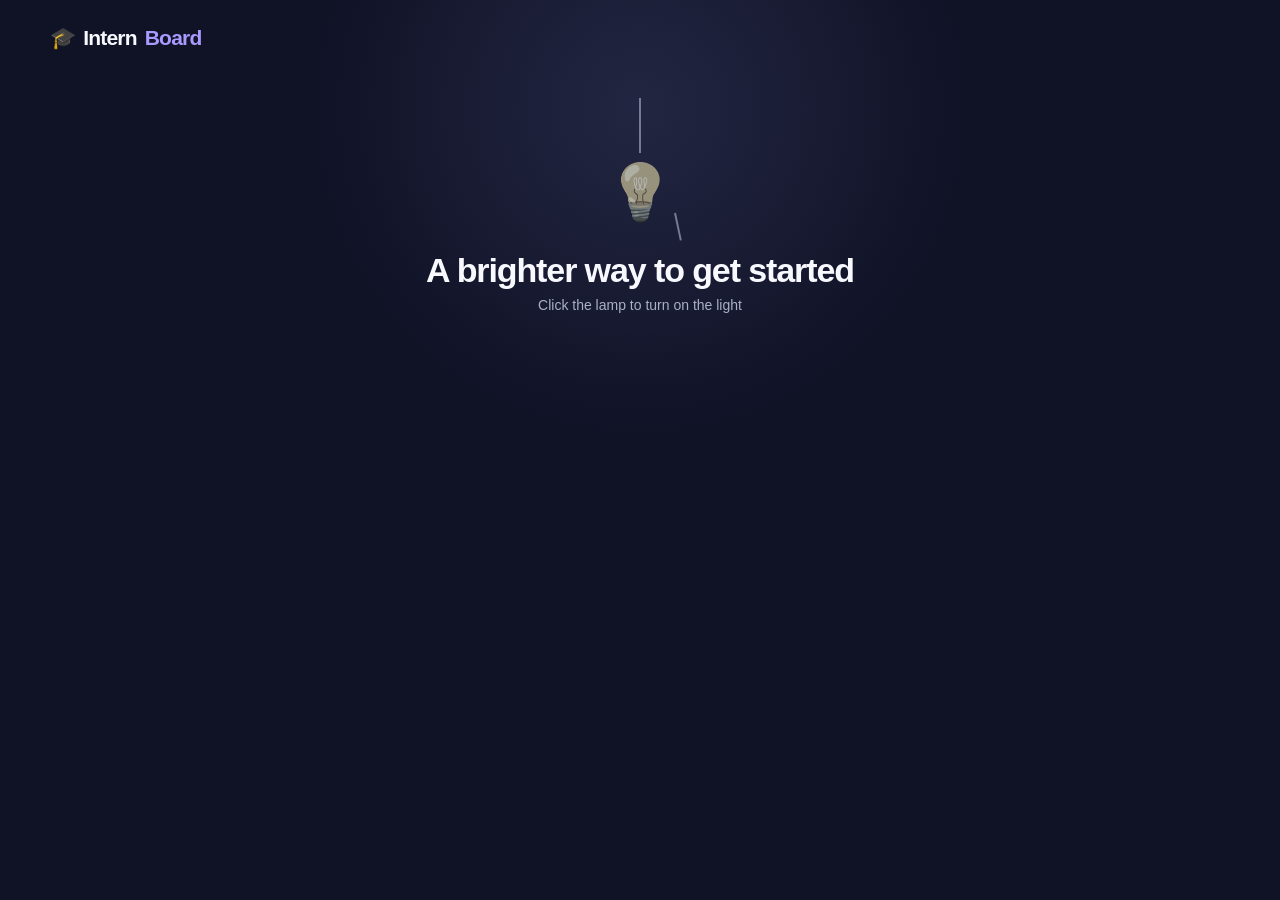
<file: pages/Contact.html>
<!DOCTYPE html>
<html lang="en">

<head>
    <!--{DOCUMENT METADATA}-->
    <meta charset="UTF-8">

    <meta
        name="viewport"
        content="width=device-width, initial-scale=1.0">

    <title>Contact | InternBoard</title>

    <link
        rel="stylesheet"
        href="../styles/Contact.css">
</head>

<body>


    <!--{NAVBAR}-->
    <header class="navbar">

        <div class="nav-container">

            <!--{LOGO}-->

            <a
                href="home.html"
                class="logo">

                <span class="logo-cap">🎓</span>

                <span>
                    Intern<span>Board</span>
                </span>

            </a>


            <!--{NAVIGATION}-->
            <nav class="nav-links">

                <a href="home.html">
                    Home
                </a>

                <a href="Browse.html">
                    Browse
                </a>

                <a href="About.html">
                    About
                </a>

                <a href="How_It_Works.html">
                    How It Works
                </a>

                <a
                    href="Contact.html"
                    class="active">

                    Contact

                </a>

            </nav>


            <!--{RIGHT ACTIONS}-->

            <div class="nav-actions">

                <button
                    class="search-btn"
                    id="searchBtn"
                    aria-label="Search">

                    <svg
                        width="21"
                        height="21"
                        viewBox="0 0 24 24"
                        fill="none"
                        stroke="currentColor"
                        stroke-width="2">

                        <circle
                            cx="11"
                            cy="11"
                            r="7">
                        </circle>

                        <line
                            x1="16.65"
                            y1="16.65"
                            x2="21"
                            y2="21">
                        </line>

                    </svg>

                </button>


                <button
                    class="login-btn"
                    id="loginBtn">

                    Login

                </button>


                <button
                    class="started-btn"
                    id="startedBtn">

                    Get Started

                </button>

            </div>

        </div>

    </header>



    <!--{CONTACT HERO}-->
    <main>

        <!--{CONTACT HERO}-->
        <section class="contact-hero">

            <div class="contact-container">


                <!--{LEFT}-->

                <div class="contact-intro">

                    <div class="contact-badge">

                        <span>⚡</span>

                        Contact Us

                    </div>


                    <h1>

                        Let's Build Your
                        <br>

                        <span>Career Together</span>

                    </h1>


                    <p>

                        Have a question, need help finding
                        an internship, or want to partner
                        with InternBoard? We're here to help.

                    </p>


                    <!--{CONTACT INFORMATION}-->

                    <div class="contact-info">


                        <!--{EMAIL}-->

                        <div class="info-item">

                            <div class="info-icon email">
                                ✉
                            </div>

                            <div>

                                <h3>
                                    Email Us
                                </h3>

                                <p>
                                    support@internboard.com
                                </p>

                            </div>

                        </div>


                        <!--{PHONE}-->

                        <div class="info-item">

                            <div class="info-icon phone">
                                ☎
                            </div>

                            <div>

                                <h3>
                                    Call Us
                                </h3>

                                <p>
                                    +91 98765 43210
                                </p>

                            </div>

                        </div>


                        <!--{LOCATION}-->

                        <div class="info-item">

                            <div class="info-icon location">
                                ●
                            </div>

                            <div>

                                <h3>
                                    Our Office
                                </h3>

                                <p>
                                    Maharashtra, India
                                </p>

                            </div>

                        </div>

                    </div>


                    <!--{SOCIAL}-->

                    <div class="social-section">

                        <span>
                            Follow us
                        </span>

                        <div class="social-links">

                            <a href="#" aria-label="LinkedIn">
                                in
                            </a>

                            <a href="#" aria-label="Instagram">
                                ◎
                            </a>

                            <a href="#" aria-label="Twitter">
                                𝕏
                            </a>

                            <a href="#" aria-label="GitHub">
                                ◉
                            </a>

                        </div>

                    </div>

                </div>



                <!--{RIGHT CONTACT FORM}-->

                <div class="contact-form-card">

                    <div class="form-heading">

                        <h2>
                            Send Us a Message
                        </h2>

                        <p>
                            Fill out the form and we'll
                            get back to you soon.
                        </p>

                    </div>


                    <!--{CONTACT FORM}-->
                    <form id="contactForm">


                        <!--{NAME}-->

                        <div class="form-group">

                            <label for="name">
                                Full Name
                            </label>

                            <input
                                type="text"
                                id="name"
                                name="name"
                                placeholder="Enter your name"
                                required>

                        </div>


                        <!--{EMAIL}-->

                        <div class="form-group">

                            <label for="email">
                                Email Address
                            </label>

                            <input
                                type="email"
                                id="email"
                                name="email"
                                placeholder="Enter your email"
                                required>

                        </div>


                        <!--{SUBJECT}-->

                        <div class="form-group">

                            <label for="subject">
                                Subject
                            </label>

                            <select
                                id="subject"
                                name="subject"
                                required>

                                <option value="">
                                    Select a subject
                                </option>

                                <option value="internship">
                                    Internship Question
                                </option>

                                <option value="application">
                                    Application Help
                                </option>

                                <option value="company">
                                    Company Partnership
                                </option>

                                <option value="technical">
                                    Technical Support
                                </option>

                                <option value="other">
                                    Other
                                </option>

                            </select>

                        </div>


                        <!--{MESSAGE}-->

                        <div class="form-group">

                            <label for="message">
                                Message
                            </label>

                            <textarea
                                id="message"
                                name="message"
                                rows="5"
                                placeholder="Tell us how we can help..."
                                required></textarea>

                        </div>


                        <!--{SUBMIT}-->

                        <button
                            type="submit"
                            class="send-btn">

                            Send Message

                            <span>
                                →
                            </span>

                        </button>


                        <p
                            class="form-status"
                            id="formStatus">
                        </p>

                    </form>

                </div>

            </div>

        </section>



        <!--{FAQ AND HELP SECTION}-->

        <!--{HELP SECTION}-->
        <section class="help-section">

            <div class="help-heading">

                <div class="help-badge">
                    💡 Quick Help
                </div>

                <h2>
                    How Can We Help?
                </h2>

                <p>
                    Find answers to some common questions.
                </p>

            </div>


            <div class="help-grid">


                <div class="help-card">

                    <div class="help-icon">
                        🔎
                    </div>

                    <h3>
                        Looking for Internships?
                    </h3>

                    <p>
                        Browse verified internship
                        opportunities from companies
                        across different industries.
                    </p>

                    <a href="Browse.html">
                        Browse Internships →
                    </a>

                </div>



                <div class="help-card">

                    <div class="help-icon">
                        📋
                    </div>

                    <h3>
                        Need Application Help?
                    </h3>

                    <p>
                        Learn how InternBoard works and
                        understand the simple application
                        process.
                    </p>

                    <a href="How_It_Works.html">
                        Learn How It Works →
                    </a>

                </div>



                <div class="help-card">

                    <div class="help-icon">
                        🤝
                    </div>

                    <h3>
                        Want to Partner With Us?
                    </h3>

                    <p>
                        Companies can connect with talented
                        students and publish opportunities.
                    </p>

                    <a href="#contactForm">
                        Become a Partner →
                    </a>

                </div>

            </div>

        </section>



        <!--{CTA}-->
        <section class="cta-section">

            <div class="cta-left">

                <div class="rocket">
                    🚀
                </div>

                <div>

                    <h2>
                        Ready to Start Your Journey?
                    </h2>

                    <p>
                        Discover internships and take
                        the next step toward your career.
                    </p>

                </div>

            </div>


            <button
                class="cta-btn"
                id="exploreBtn">

                Explore Internships →

            </button>

        </section>

    </main>



    <!--{SEARCH MODAL}-->

    <div
        class="search-overlay"
        id="searchOverlay">

        <div class="search-panel">

            <button
                class="close-search"
                id="closeSearch">

                ×

            </button>


            <span class="search-label">
                INTERNBOARD SEARCH
            </span>


            <h2>
                Find Your Next Opportunity
            </h2>


            <div class="search-input">

                <svg
                    width="20"
                    height="20"
                    viewBox="0 0 24 24"
                    fill="none"
                    stroke="currentColor"
                    stroke-width="2">

                    <circle
                        cx="11"
                        cy="11"
                        r="7">
                    </circle>

                    <line
                        x1="16.65"
                        y1="16.65"
                        x2="21"
                        y2="21">
                    </line>

                </svg>

                <input
                    type="text"
                    id="searchInput"
                    placeholder="Search internships, skills, companies...">

            </div>


            <div class="popular-searches">

                <span>
                    Popular:
                </span>

                <button>React</button>

                <button>Python</button>

                <button>UI/UX</button>

                <button>Java</button>

                <button>Internships</button>

            </div>

        </div>

    </div>



    <!--{JAVASCRIPT}-->
    <script>

        /* ==========================================
           CONTACT FORM
        =========================================== */

        const contactForm =
            document.getElementById("contactForm");

        const formStatus =
            document.getElementById("formStatus");


        contactForm.addEventListener(
            "submit",
            function (event) {

                event.preventDefault();

                const name =
                    document
                        .getElementById("name")
                        .value
                        .trim();

                formStatus.textContent =
                    `Thank you, ${name}! Your message has been received.`;

                formStatus.classList.add("success");

                contactForm.reset();

            }
        );



        /* ==========================================
           SEARCH
        =========================================== */

        const searchBtn =
            document.getElementById("searchBtn");

        const searchOverlay =
            document.getElementById("searchOverlay");

        const closeSearch =
            document.getElementById("closeSearch");

        const searchInput =
            document.getElementById("searchInput");


        searchBtn.addEventListener(
            "click",
            function () {

                searchOverlay.classList.add("show");

                document.body.style.overflow =
                    "hidden";

                setTimeout(
                    function () {
                        searchInput.focus();
                    },
                    100
                );

            }
        );


        closeSearch.addEventListener(
            "click",
            function () {

                searchOverlay.classList.remove("show");

                document.body.style.overflow = "";

            }
        );


        searchOverlay.addEventListener(
            "click",
            function (event) {

                if (
                    event.target === searchOverlay
                ) {

                    searchOverlay.classList.remove(
                        "show"
                    );

                    document.body.style.overflow =
                        "";

                }

            }
        );


        document.addEventListener(
            "keydown",
            function (event) {

                if (event.key === "Escape") {

                    searchOverlay.classList.remove(
                        "show"
                    );

                    document.body.style.overflow =
                        "";

                }

            }
        );



        /* ==========================================
           POPULAR SEARCHES
        =========================================== */

        document
            .querySelectorAll(
                ".popular-searches button"
            )
            .forEach(
                function (button) {

                    button.addEventListener(
                        "click",
                        function () {

                            searchInput.value =
                                button.textContent.trim();

                            searchInput.focus();

                        }
                    );

                }
            );



        /* ==========================================
           NAV BUTTONS
        =========================================== */

        document
            .getElementById("startedBtn")
            .addEventListener(
                "click",
                function () {

                    window.location.href =
                        "register.html";

                }
            );


        document
            .getElementById("exploreBtn")
            .addEventListener(
                "click",
                function () {

                    window.location.href =
                        "Browse.html";

                }
            );


        document
            .getElementById("loginBtn")
            .addEventListener(
                "click",
                function () {

                    window.location.href = "login.html";

                }
            );

    </script>
    <script src="../functionality/Session.js"></script>

</body>

</html>
</file>
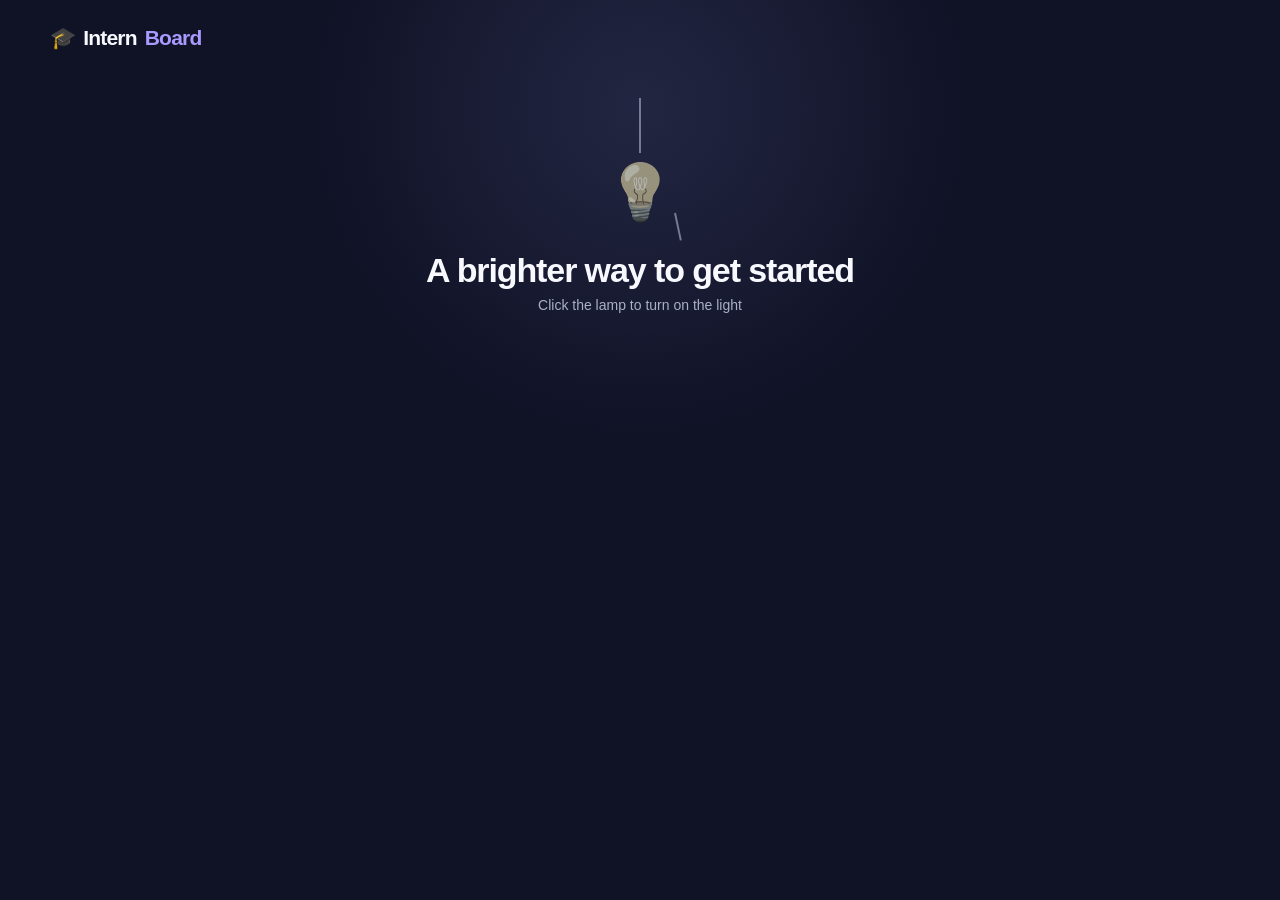
<file: pages/How_It_Works.html>
<!DOCTYPE html>
<html lang="en">

<head>
    <!--{DOCUMENT METADATA}-->
    <meta charset="UTF-8">

    <meta
        name="viewport"
        content="width=device-width, initial-scale=1.0">

    <title>How It Works | InternBoard</title>

    <link
        rel="stylesheet"
        href="../styles/How_It_Works.css">
</head>

<body>


    <!--{NAVBAR}-->
    <header class="navbar">

        <div class="nav-container">


            <!--{LOGO}-->

            <a
                href="home.html"
                class="logo">

                <span class="logo-cap">🎓</span>

                <span>
                    Intern<span>Board</span>
                </span>

            </a>


            <!--{NAVIGATION}-->
            <nav class="nav-links">

                <a href="home.html">
                    Home
                </a>

                <a href="Browse.html">
                    Browse
                </a>

                <a href="About.html">
                    About
                </a>

                <a
                    href="How_It_Works.html"
                    class="active">

                    How It Works

                </a>

                <a href="Contact.html">
                    Contact
                </a>

            </nav>


            <!--{RIGHT SIDE}-->

            <div class="nav-actions">


                <!--{SEARCH}-->

                <button
                    class="search-btn"
                    id="searchBtn"
                    aria-label="Search">

                    <svg
                        width="21"
                        height="21"
                        viewBox="0 0 24 24"
                        fill="none"
                        stroke="currentColor"
                        stroke-width="2">

                        <circle
                            cx="11"
                            cy="11"
                            r="7">
                        </circle>

                        <line
                            x1="16.65"
                            y1="16.65"
                            x2="21"
                            y2="21">
                        </line>

                    </svg>

                </button>


                <button
                    class="login-btn"
                    id="loginBtn">

                    Login

                </button>


                <button
                    class="started-btn"
                    id="startedBtn">

                    Get Started

                </button>

            </div>

        </div>

    </header>



    <!--{HERO}-->
    <main>

        <!--{WORKS HERO}-->
        <section class="works-hero">

            <div class="hero-container">


                <!--{LEFT}-->

                <div class="hero-content">

                    <div class="hero-badge">

                        <span>⚡</span>

                        How It Works

                    </div>


                    <h1>

                        Your Internship Journey

                        <br>

                        Made
                        <span>Simple</span>

                    </h1>


                    <p>

                        From searching opportunities to
                        building your career, InternBoard
                        makes the entire process easy,
                        transparent, and student-friendly.

                    </p>

                </div>


                <!--{RIGHT HERO IMAGE}-->

                <div class="hero-image-container">

                    <div class="hero-glow"></div>

                    <img
                        src="../assets/how it works .hero.png"
                        alt="Student exploring internship opportunities"
                        class="hero-image">

                </div>

            </div>

        </section>



        <!--{HOW IT WORKS HEADING}-->
        <section class="steps-section">

            <div class="steps-heading">

                <h2>
                    How InternBoard Works?
                </h2>

                <p>
                    Follow these simple steps to find,
                    apply, and grow your career with
                    real opportunities.
                </p>

            </div>


            <!--{STEPS}-->

            <div class="steps-container">


                <!--{STEP 1}-->

                <article class="step-card step-one">

                    <div class="number">
                        1
                    </div>


                    <div class="step-image-wrapper">

                        <img
                            src="../assets/howit works1.png"
                            alt="Create your InternBoard profile"
                            class="step-image">

                    </div>


                    <div class="step-content">

                        <h3>
                            Create Your Profile
                        </h3>

                        <p>
                            Sign up and build your profile
                            with your skills, interests,
                            and career goals.
                        </p>

                    </div>

                </article>



                <!--{ARROW}-->

                <div class="step-arrow arrow-one">
                    ➜
                </div>



                <!--{STEP 2}-->

                <article class="step-card step-two">

                    <div class="number">
                        2
                    </div>


                    <div class="step-image-wrapper">

                        <img
                            src="../assets/how it works 2.png"
                            alt="Explore internship opportunities"
                            class="step-image">

                    </div>


                    <div class="step-content">

                        <h3>
                            Explore Opportunities
                        </h3>

                        <p>
                            Search and browse verified
                            internships from top companies
                            across various domains.
                        </p>

                    </div>

                </article>



                <!--{ARROW}-->

                <div class="step-arrow arrow-two">
                    ➜
                </div>



                <!--{STEP 3}-->

                <article class="step-card step-three">

                    <div class="number">
                        3
                    </div>


                    <div class="step-image-wrapper">

                        <img
                            src="../assets/how it works 3.png"
                            alt="Apply for internship"
                            class="step-image">

                    </div>


                    <div class="step-content">

                        <h3>
                            Apply with Ease
                        </h3>

                        <p>
                            Apply to internships with a
                            single click and track your
                            application status.
                        </p>

                    </div>

                </article>



                <!--{ARROW}-->

                <div class="step-arrow arrow-three">
                    ➜
                </div>



                <!--{STEP 4}-->

                <article class="step-card step-four">

                    <div class="number">
                        4
                    </div>


                    <div class="step-image-wrapper">

                        <img
                            src="../assets/how it works4.png"
                            alt="Build your career"
                            class="step-image">

                    </div>


                    <div class="step-content">

                        <h3>
                            Build Your Career
                        </h3>

                        <p>
                            Gain real-world experience,
                            develop new skills, and take
                            the next step toward your future.
                        </p>

                    </div>

                </article>

            </div>

        </section>



        <!--{CTA}-->
        <section class="cta-section">

            <div class="cta-left">

                <div class="rocket">
                    🚀
                </div>


                <div>

                    <h2>
                        Start Your Internship Journey Today
                    </h2>

                    <p>
                        Join thousands of students who are
                        building their careers with InternBoard.
                    </p>

                </div>

            </div>


            <button
                class="cta-btn"
                id="exploreBtn">

                Explore Internships
                →

            </button>

        </section>

    </main>



    <!--{SEARCH MODAL}-->

    <div
        class="search-overlay"
        id="searchOverlay">

        <div class="search-panel">

            <button
                class="close-search"
                id="closeSearch">

                ×

            </button>


            <span class="search-label">
                INTERNBOARD SEARCH
            </span>


            <h2>
                Find Your Next Opportunity
            </h2>


            <div class="search-input">

                <svg
                    width="21"
                    height="21"
                    viewBox="0 0 24 24"
                    fill="none"
                    stroke="currentColor"
                    stroke-width="2">

                    <circle
                        cx="11"
                        cy="11"
                        r="7">
                    </circle>

                    <line
                        x1="16.65"
                        y1="16.65"
                        x2="21"
                        y2="21">
                    </line>

                </svg>


                <input
                    id="searchInput"
                    type="text"
                    placeholder="Search internships, companies, skills...">

            </div>


            <div class="popular-searches">

                <span>
                    Popular:
                </span>

                <button>React</button>

                <button>Python</button>

                <button>UI/UX</button>

                <button>Java</button>

                <button>Internships</button>

            </div>

        </div>

    </div>



    <!--{JAVASCRIPT}-->
    <script>

        /* ------------------------------------------
           SEARCH
        ------------------------------------------ */

        const searchBtn =
            document.getElementById("searchBtn");

        const searchOverlay =
            document.getElementById("searchOverlay");

        const closeSearch =
            document.getElementById("closeSearch");

        const searchInput =
            document.getElementById("searchInput");


        searchBtn.addEventListener(
            "click",
            function () {

                searchOverlay.classList.add("show");

                document.body.style.overflow =
                    "hidden";

                setTimeout(
                    function () {

                        searchInput.focus();

                    },
                    100
                );

            }
        );


        closeSearch.addEventListener(
            "click",
            function () {

                searchOverlay.classList.remove("show");

                document.body.style.overflow = "";

            }
        );


        searchOverlay.addEventListener(
            "click",
            function (event) {

                if (
                    event.target === searchOverlay
                ) {

                    searchOverlay.classList.remove(
                        "show"
                    );

                    document.body.style.overflow =
                        "";

                }

            }
        );


        document.addEventListener(
            "keydown",
            function (event) {

                if (event.key === "Escape") {

                    searchOverlay.classList.remove(
                        "show"
                    );

                    document.body.style.overflow =
                        "";

                }

            }
        );



        /* ------------------------------------------
           POPULAR SEARCH
        ------------------------------------------ */

        document
            .querySelectorAll(
                ".popular-searches button"
            )
            .forEach(
                function (button) {

                    button.addEventListener(
                        "click",
                        function () {

                            searchInput.value =
                                button.textContent.trim();

                            searchInput.focus();

                        }
                    );

                }
            );



        /* ------------------------------------------
           BUTTONS
        ------------------------------------------ */

        document
            .getElementById("exploreBtn")
            .addEventListener(
                "click",
                function () {

                    window.location.href =
                        "Browse.html";

                }
            );


        document
            .getElementById("startedBtn")
            .addEventListener(
                "click",
                function () {

                    window.location.href =
                        "register.html";

                }
            );


        document
            .getElementById("loginBtn")
            .addEventListener(
                "click",
                function () {

                    window.location.href = "login.html";

                }
            );

    </script>
    <script src="../functionality/Session.js"></script>

</body>

</html>
</file>
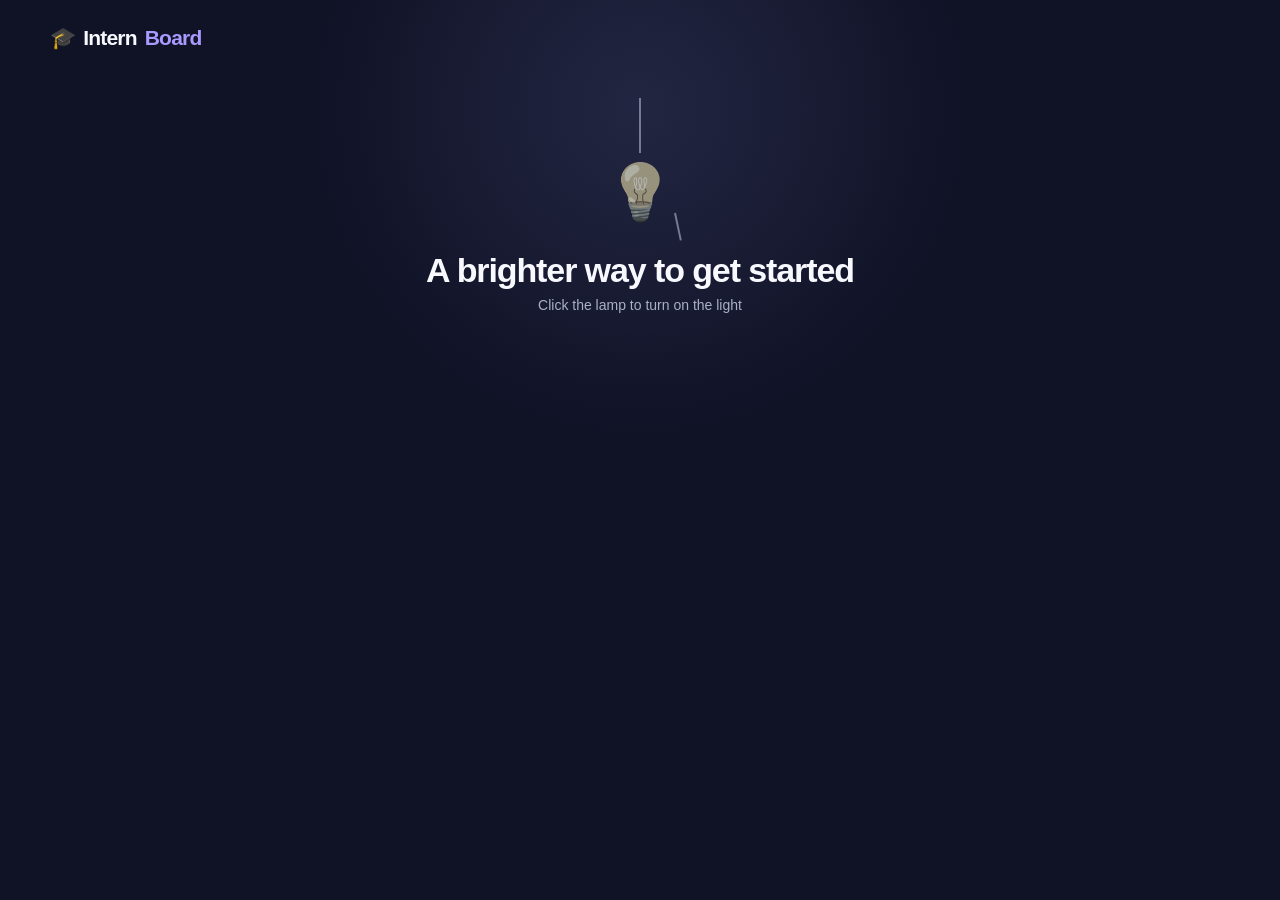
<file: pages/login.html>
<!DOCTYPE html>
<html lang="en">
<head>
    <!--{DOCUMENT METADATA}-->
    <meta charset="UTF-8">
    <meta name="viewport" content="width=device-width, initial-scale=1.0">
    <meta name="theme-color" content="#101326">
    <title>Login | InternBoard</title>
    <link rel="stylesheet" href="../styles/login.css">
    <link rel="shortcut icon" href="../assets/favicon.png" type="image/x-icon">
</head>
<body>
    <div class="light-wash" aria-hidden="true"></div>

    <!--{LOGIN PAGE}-->
    <main class="login-page">
        <a class="home-link" href="home.html" aria-label="InternBoard home">
            <span aria-hidden="true">🎓</span>
            Intern<span>Board</span>
        </a>

        <!--{LAMP INTRO}-->
        <section class="lamp-intro" aria-labelledby="lamp-heading">
            <div class="lamp-halo" aria-hidden="true"></div>
            <span class="lamp-cord" aria-hidden="true"></span>
            <button class="lamp-button" id="lampButton" type="button"
                aria-label="Turn on the lamp to reveal the login form" aria-pressed="false">
                <span class="lamp-bulb" aria-hidden="true">💡</span>
                <span class="lamp-pull" aria-hidden="true"></span>
            </button>
            <h1 id="lamp-heading">A brighter way to get started</h1>
            <p class="lamp-hint" id="lampHint">Click the lamp to turn on the light</p>
        </section>

        <!--{LOGIN CARD}-->
        <section class="login-card" id="loginCard" aria-labelledby="login-heading" aria-hidden="true">
            <div class="card-icon" aria-hidden="true">✨</div>
            <p class="eyebrow">WELCOME BACK</p>
            <h2 id="login-heading">Login to InternBoard</h2>
            <p class="card-description">Pick up where your career journey left off. Demo sign-in opens the student dashboard; credentials are not verified by a server.</p>

            <!--{LOGIN FORM}-->
            <form id="loginForm">
                <label for="email">Email address</label>
                <input id="email" name="email" type="email" autocomplete="email"
                    placeholder="you@example.com" required>

                <label for="password">Password</label>
                <div class="password-field">
                    <input id="password" name="password" type="password" autocomplete="current-password"
                        placeholder="Enter your password" required>
                    <button class="password-toggle" id="passwordToggle" type="button"
                        aria-label="Show password" aria-pressed="false">Show</button>
                </div>

                <button class="submit-button" type="submit">Login <span aria-hidden="true">→</span></button>
                <p class="form-message" id="formMessage" role="status" aria-live="polite"></p>
            </form>

            <p class="signup-prompt">New to InternBoard? <a href="register.html">Create an account</a></p>
            <p class="signup-prompt">Looking for your next opportunity? <a href="Browse.html">Browse internships</a></p>
        </section>
    </main>

    <!--{PAGE SCRIPT}-->
    <script>
        const lampButton = document.getElementById("lampButton");
        const loginCard = document.getElementById("loginCard");
        const emailInput = document.getElementById("email");
        const lampHint = document.getElementById("lampHint");
        const passwordInput = document.getElementById("password");
        const passwordToggle = document.getElementById("passwordToggle");
        const loginForm = document.getElementById("loginForm");
        const formMessage = document.getElementById("formMessage");

        lampButton.addEventListener("click", () => {
            document.body.classList.add("lamp-on");
            lampButton.setAttribute("aria-pressed", "true");
            lampButton.setAttribute("aria-label", "Lamp is on");
            lampHint.textContent = "The light is on. Welcome to InternBoard.";
            loginCard.setAttribute("aria-hidden", "false");
            window.setTimeout(() => emailInput.focus({ preventScroll: true }), 450);
        });

        passwordToggle.addEventListener("click", () => {
            const showingPassword = passwordInput.type === "password";
            passwordInput.type = showingPassword ? "text" : "password";
            passwordToggle.textContent = showingPassword ? "Hide" : "Show";
            passwordToggle.setAttribute("aria-label", showingPassword ? "Hide password" : "Show password");
            passwordToggle.setAttribute("aria-pressed", String(showingPassword));
        });

        loginForm.addEventListener("submit", (event) => {
            event.preventDefault();
            const email = emailInput.value.trim();
            let studentProfile;

            try {
                const savedProfile = window.localStorage.getItem("internboard.studentProfile");
                if (savedProfile) {
                    const parsedProfile = JSON.parse(savedProfile);
                    if (!parsedProfile || typeof parsedProfile.name !== "string" ||
                        typeof parsedProfile.email !== "string") {
                        throw new Error("The saved student profile is invalid.");
                    }

                    if (parsedProfile.email.toLowerCase() === email.toLowerCase()) {
                        studentProfile = parsedProfile;
                    }
                }

                if (!studentProfile) {
                    const emailName = email.split("@")[0]
                        .replace(/[._-]+/g, " ")
                        .replace(/\b\w/g, (letter) => letter.toUpperCase());
                    studentProfile = {
                        name: emailName || "Student",
                        email,
                        internId: `IB-${new Date().getFullYear()}-${Math.floor(100000 + Math.random() * 900000)}`
                    };
                }

                window.localStorage.setItem(
                    "internboard.studentProfile",
                    JSON.stringify(studentProfile)
                );
            } catch (error) {
                formMessage.textContent = "Could not sign in because browser storage is unavailable or the saved student profile is invalid. Please check browser storage settings and try again.";
                return;
            }

            window.location.href = window.InternBoardSession.getPostLoginDestination();
        });
    </script>
    <script src="../functionality/Session.js"></script>
</body>
</html>
</file>
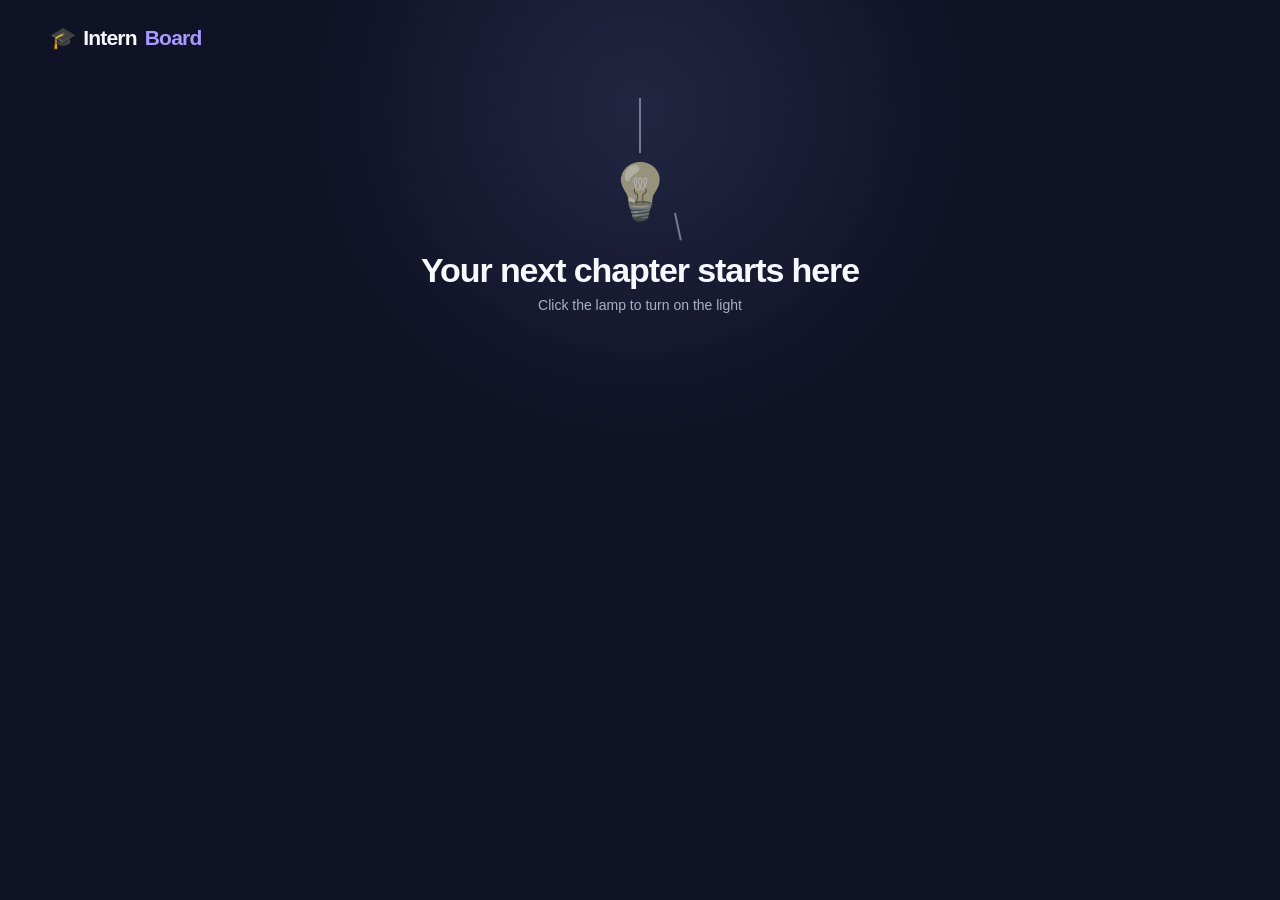
<file: pages/register.html>
<!DOCTYPE html>
<html lang="en">
<head>
    <!--{DOCUMENT METADATA}-->
    <meta charset="UTF-8">
    <meta name="viewport" content="width=device-width, initial-scale=1.0">
    <meta name="theme-color" content="#101326">
    <title>Create Account | InternBoard</title>
    <link rel="stylesheet" href="../styles/login.css">
    <link rel="shortcut icon" href="../assets/favicon.png" type="image/x-icon">
</head>
<body>
    <div class="light-wash" aria-hidden="true"></div>

    <!--{REGISTRATION PAGE}-->
    <main class="login-page">
        <a class="home-link" href="home.html" aria-label="InternBoard home">
            <span aria-hidden="true">🎓</span>
            Intern<span>Board</span>
        </a>

        <!--{LAMP INTRO}-->
        <section class="lamp-intro" aria-labelledby="lamp-heading">
            <div class="lamp-halo" aria-hidden="true"></div>
            <span class="lamp-cord" aria-hidden="true"></span>
            <button class="lamp-button" id="lampButton" type="button"
                aria-label="Turn on the lamp to reveal the registration form" aria-pressed="false">
                <span class="lamp-bulb" aria-hidden="true">💡</span>
                <span class="lamp-pull" aria-hidden="true"></span>
            </button>
            <h1 id="lamp-heading">Your next chapter starts here</h1>
            <p class="lamp-hint" id="lampHint">Click the lamp to turn on the light</p>
        </section>

        <!--{REGISTRATION CARD}-->
        <section class="login-card" id="registrationCard" aria-labelledby="registration-heading" aria-hidden="true">
            <div class="card-icon" aria-hidden="true">✨</div>
            <p class="eyebrow">JOIN INTERNBOARD</p>
            <h2 id="registration-heading">Create your account</h2>
            <p class="card-description">Build your profile and find opportunities made for you.</p>

            <!--{REGISTRATION FORM}-->
            <form id="registrationForm">
                <label for="fullName">Full name</label>
                <input id="fullName" name="fullName" type="text" autocomplete="name"
                    placeholder="Your name" minlength="2" required>

                <label for="email">Email address</label>
                <input id="email" name="email" type="email" autocomplete="email"
                    placeholder="you@example.com" required>

                <label for="password">Password</label>
                <div class="password-field">
                    <input id="password" name="password" type="password" autocomplete="new-password"
                        placeholder="At least 8 characters" minlength="8" required>
                    <button class="password-toggle" id="passwordToggle" type="button"
                        aria-label="Show password" aria-pressed="false">Show</button>
                </div>

                <label for="confirmPassword">Confirm password</label>
                <input id="confirmPassword" name="confirmPassword" type="password" autocomplete="new-password"
                    placeholder="Enter your password again" minlength="8" required>

                <button class="submit-button" type="submit">Create account <span aria-hidden="true">→</span></button>
                <p class="form-message" id="formMessage" role="status" aria-live="polite"></p>
            </form>

            <p class="signup-prompt">Already have an account? <a href="login.html">Login</a></p>
        </section>
    </main>

    <!--{PAGE SCRIPT}-->
    <script>
        const lampButton = document.getElementById("lampButton");
        const registrationCard = document.getElementById("registrationCard");
        const fullNameInput = document.getElementById("fullName");
        const lampHint = document.getElementById("lampHint");
        const passwordInput = document.getElementById("password");
        const confirmPasswordInput = document.getElementById("confirmPassword");
        const passwordToggle = document.getElementById("passwordToggle");
        const registrationForm = document.getElementById("registrationForm");
        const formMessage = document.getElementById("formMessage");

        lampButton.addEventListener("click", () => {
            document.body.classList.add("lamp-on");
            lampButton.setAttribute("aria-pressed", "true");
            lampButton.setAttribute("aria-label", "Lamp is on");
            lampHint.textContent = "The light is on. Let's get you started.";
            registrationCard.setAttribute("aria-hidden", "false");
            window.setTimeout(() => fullNameInput.focus({ preventScroll: true }), 450);
        });

        passwordToggle.addEventListener("click", () => {
            const showingPassword = passwordInput.type === "password";
            passwordInput.type = showingPassword ? "text" : "password";
            confirmPasswordInput.type = showingPassword ? "text" : "password";
            passwordToggle.textContent = showingPassword ? "Hide" : "Show";
            passwordToggle.setAttribute("aria-label", showingPassword ? "Hide passwords" : "Show passwords");
            passwordToggle.setAttribute("aria-pressed", String(showingPassword));
        });

        function validatePasswordMatch() {
            const passwordsMatch = passwordInput.value === confirmPasswordInput.value;
            confirmPasswordInput.setCustomValidity(
                passwordsMatch ? "" : "Passwords do not match."
            );
        }

        passwordInput.addEventListener("input", validatePasswordMatch);
        confirmPasswordInput.addEventListener("input", validatePasswordMatch);

        registrationForm.addEventListener("submit", (event) => {
            event.preventDefault();
            validatePasswordMatch();
            if (!registrationForm.reportValidity()) {
                return;
            }

            const studentProfile = {
                name: fullNameInput.value.trim(),
                email: document.getElementById("email").value.trim(),
                internId: `IB-${new Date().getFullYear()}-${Math.floor(100000 + Math.random() * 900000)}`
            };

            try {
                window.localStorage.setItem(
                    "internboard.studentProfile",
                    JSON.stringify(studentProfile)
                );
            } catch (error) {
                formMessage.textContent = "Could not continue because this browser blocked persistent storage. Please enable site storage and try again.";
                return;
            }

            window.location.href = window.InternBoardSession.getPostLoginDestination();
        });
    </script>
    <script src="../functionality/Session.js"></script>
</body>
</html>
</file>
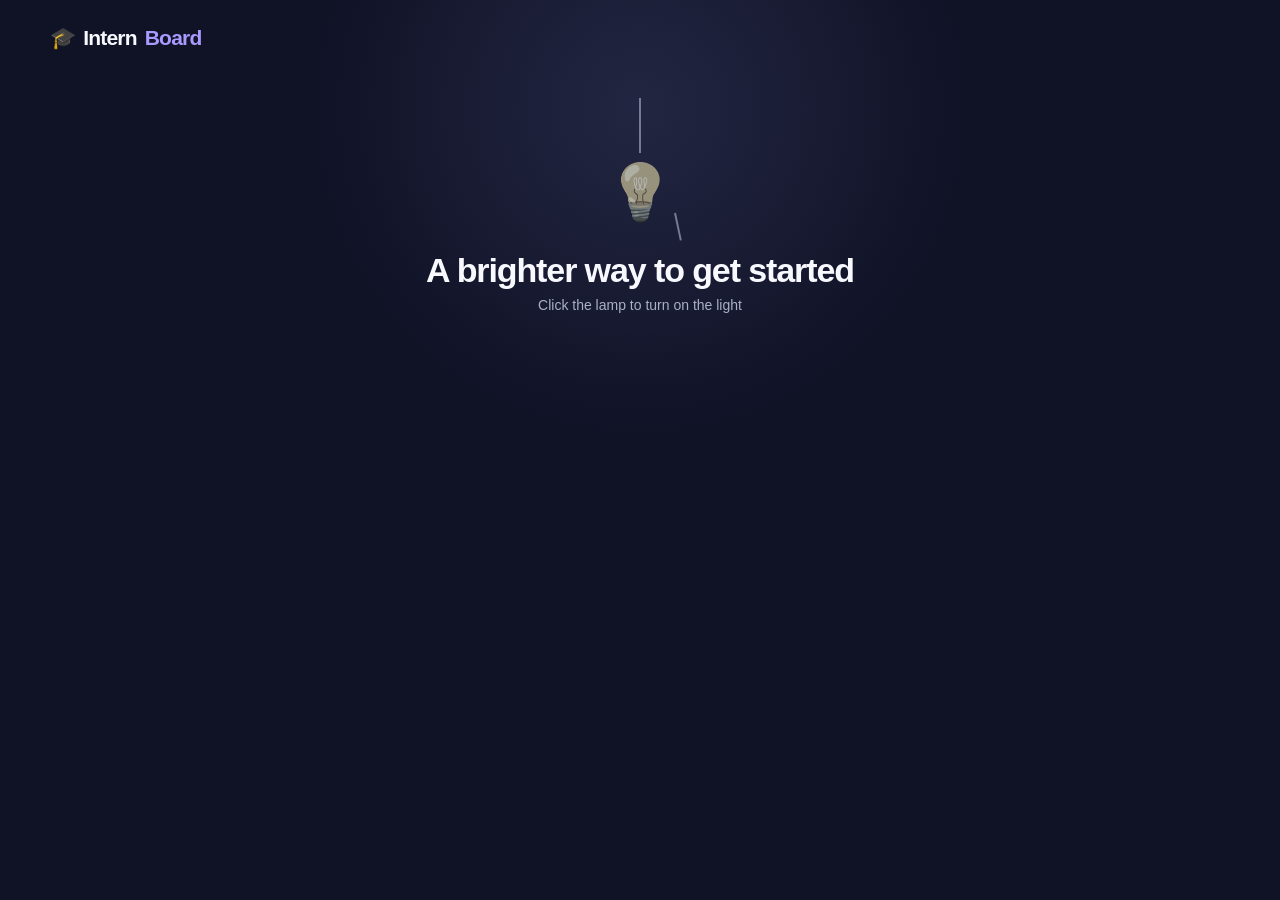
<file: pages/student-dashboard.html>
<!DOCTYPE html>
<html lang="en">
<head>
    <!--{DOCUMENT METADATA}-->
    <meta charset="UTF-8">
    <meta name="viewport" content="width=device-width, initial-scale=1.0">
    <meta name="theme-color" content="#f8faff">
    <title>Student Dashboard | InternBoard</title>
    <link rel="stylesheet" href="../styles/student-dashboard.css">
    <link rel="shortcut icon" href="../assets/favicon.png" type="image/x-icon">
</head>
<body>
    <!--{SITE HEADER}-->
    <header class="site-header">
        <div class="header-inner">
            <a class="brand" href="home.html" aria-label="InternBoard home">
                <span class="brand-cap" aria-hidden="true">🎓</span>
                <span>Intern<span class="brand-accent">Board</span></span>
            </a>
            <!--{MAIN NAV}-->
            <nav class="main-nav" aria-label="Main navigation">
                <a href="Browse.html">Browse internships</a>
                <a href="How_It_Works.html">How it works</a>
            </nav>
        </div>
    </header>

    <!--{DASHBOARD}-->
    <main class="dashboard">
        <!--{WELCOME ROW}-->
        <section class="welcome-row" aria-labelledby="welcomeHeading">
            <div>
                <p class="eyebrow">STUDENT DASHBOARD
                    <span class="signed-in-badge" id="signedInBadge" hidden>
                        <span class="signed-in-dot" aria-hidden="true"></span>
                        Signed in as <span id="signedInName">Student</span>
                    </span>
                </p>
                <h1 id="welcomeHeading">Welcome back, Alex</h1>
                <p class="welcome-copy">Keep track of your applications and career documents in one place.</p>
            </div>
            <div class="welcome-actions">
                <a class="primary-link" href="Browse.html">Explore internships <span aria-hidden="true">→</span></a>
            </div>
        </section>

        <!--{OVERVIEW GRID}-->
        <section class="overview-grid" id="profile" aria-label="Profile overview and quick stats">
            <article class="profile-card panel">
                <div class="profile-main">
                    <div class="avatar-large" id="profileInitials" aria-hidden="true">AM</div>
                    <div class="profile-identity">
                        <span class="profile-tag">STUDENT PROFILE</span>
                        <h2 id="profileName">Alex Morgan</h2>
                        <p>Computer Science Student</p>
                    </div>
                </div>
                <div class="profile-details">
                    <div>
                        <span class="detail-label">Intern ID</span>
                        <strong id="profileInternId">IB-2026-0142</strong>
                    </div>
                    <div>
                        <span class="detail-label">Email</span>
                        <strong id="profileEmail">alex.morgan@example.com</strong>
                    </div>
                    <div>
                        <span class="detail-label">Preferred field</span>
                        <strong>Frontend development</strong>
                    </div>
                </div>
                <div class="profile-progress">
                    <div class="progress-copy">
                        <span>Profile completeness</span>
                        <strong>80%</strong>
                    </div>
                    <div class="progress-track" role="progressbar" aria-label="Profile completeness" aria-valuenow="80" aria-valuemin="0" aria-valuemax="100">
                        <span></span>
                    </div>
                </div>
            </article>

            <div class="stats-grid" aria-label="Application statistics">
                <article class="stat-card panel">
                    <span class="stat-mark mark-purple" aria-hidden="true">↗</span>
                    <span class="stat-label">Applications</span>
                    <strong id="applicationsCount">0</strong>
                    <span class="stat-note">Submitted positions</span>
                </article>
                <article class="stat-card panel">
                    <span class="stat-mark mark-blue" aria-hidden="true">◎</span>
                    <span class="stat-label">Interviews</span>
                    <strong>0</strong>
                    <span class="stat-note">Upcoming or in progress</span>
                </article>
                <article class="stat-card panel">
                    <span class="stat-mark mark-green" aria-hidden="true">✓</span>
                    <span class="stat-label">Offers</span>
                    <strong>0</strong>
                    <span class="stat-note">Keep building momentum</span>
                </article>
            </div>
        </section>

        <!--{CONTENT SECTION}-->
        <section class="content-section" aria-labelledby="applicationsHeading">
            <div class="section-heading">
                <div>
                    <p class="eyebrow">YOUR PROGRESS</p>
                    <h2 id="applicationsHeading">Applied positions</h2>
                </div>
                <a class="text-link" href="Browse.html">Find more roles <span aria-hidden="true">→</span></a>
            </div>

            <p class="application-notice" id="applicationNotice" role="status" hidden>
                Your application was saved. You can find it in Applied positions below.
            </p>
            <div class="applications-list" id="applicationsList" aria-live="polite"></div>
        </section>

        <!--{DOCUMENTS SECTION}-->
        <section class="content-section documents-section" aria-labelledby="documentsHeading">
            <div class="section-heading">
                <div>
                    <p class="eyebrow">YOUR FILES</p>
                    <h2 id="documentsHeading">Documents &amp; downloads</h2>
                </div>
                <span class="section-caption">Files stay on your device in this demo</span>
            </div>

            <div class="documents-grid">
                <article class="document-card panel">
                    <div class="file-icon file-purple" aria-hidden="true">DOC</div>
                    <div class="document-copy">
                        <h3>Job specifications</h3>
                        <p>Download the role details for an applied position.</p>
                    </div>
                    <span class="document-availability">Available</span>
                    <a class="document-download" href="#applicationsHeading">View positions</a>
                </article>

                <article class="document-card panel">
                    <div class="file-icon file-green" aria-hidden="true">PDF</div>
                    <div class="document-copy">
                        <h3>Offer letter</h3>
                        <p>Offer documents appear here after a company makes an offer.</p>
                    </div>
                    <span class="document-availability availability-pending">No offer yet</span>
                    <button class="document-download" type="button" disabled>Not available</button>
                </article>

                <article class="document-card panel">
                    <div class="file-icon file-blue" aria-hidden="true">CV</div>
                    <div class="document-copy">
                        <h3>Resume / CV</h3>
                        <p id="resumeUploadMessage">Choose a PDF or Word resume from your device.</p>
                    </div>
                    <span class="document-availability availability-pending" id="resumeUploadStatus">Not uploaded</span>
                    <input class="resume-file-input" id="resumeUpload" type="file"
                        accept=".pdf,.doc,.docx,application/pdf,application/msword,application/vnd.openxmlformats-officedocument.wordprocessingml.document"
                        aria-label="Upload resume as PDF or Word document">
                    <label class="document-download upload-resume-button" for="resumeUpload">Upload resume</label>
                </article>
            </div>
        </section>

        <p class="demo-note">Applications and profile information are stored in this browser only. They are not sent to employers or a server.</p>
    </main>

    <!--{PAGE SCRIPT}-->
    <script>
        const dashboardNote = document.querySelector(".demo-note");
        const applicationsList = document.getElementById("applicationsList");
        let savedApplications = [];
        try {
            const applicationsJson = window.localStorage.getItem("internboard.applications");
            savedApplications = applicationsJson ? JSON.parse(applicationsJson) : [];
            if (!Array.isArray(savedApplications)) {
                throw new Error("Saved applications have an invalid format.");
            }
        } catch (error) {
            dashboardNote.textContent =
                "Saved applications could not be loaded from this browser. Check browser storage settings.";
            savedApplications = [];
        }

        document.getElementById("applicationsCount").textContent = String(savedApplications.length);
        if (savedApplications.length === 0) {
            const emptyState = document.createElement("p");
            emptyState.className = "empty-applications panel";
            emptyState.textContent = "You have not submitted any applications yet. Browse internships to find your next opportunity.";
            applicationsList.appendChild(emptyState);
        } else {
            savedApplications.forEach((application) => {
                const row = document.createElement("article");
                row.className = "application-row panel";

                const initials = document.createElement("div");
                initials.className = "company-initials initials-purple";
                initials.setAttribute("aria-hidden", "true");
                initials.textContent = (application.company || "I").slice(0, 1).toUpperCase();

                const info = document.createElement("div");
                info.className = "application-info";
                const title = document.createElement("h3");
                title.textContent = application.job || "Internship opportunity";
                const companyDetails = document.createElement("p");
                companyDetails.textContent = [
                    application.company,
                    application.location,
                    application.duration
                ].filter(Boolean).join(" · ");
                info.append(title, companyDetails);

                const status = document.createElement("span");
                status.className = "status-badge status-submitted";
                status.textContent = application.status || "Submitted";

                const appliedDate = document.createElement("span");
                appliedDate.className = "applied-date";
                const date = new Date(application.appliedAt);
                appliedDate.textContent = Number.isNaN(date.getTime())
                    ? "Applied date unavailable"
                    : `Applied ${date.toLocaleDateString(undefined, { year: "numeric", month: "short", day: "numeric" })}`;

                const specificationsButton = document.createElement("button");
                specificationsButton.className = "document-button";
                specificationsButton.type = "button";
                specificationsButton.textContent = "Job specifications";
                specificationsButton.dataset.job = application.job || "Internship opportunity";
                specificationsButton.dataset.company = application.company || "Company not specified";
                specificationsButton.dataset.location = application.location || "Not specified";
                specificationsButton.dataset.duration = application.duration || "Not specified";
                specificationsButton.dataset.skills = application.skills || "Not specified";

                row.append(initials, info, status, appliedDate, specificationsButton);
                applicationsList.appendChild(row);
            });
        }

        if (new URLSearchParams(window.location.search).get("application") === "submitted") {
            document.getElementById("applicationNotice").hidden = false;
        }

        let savedProfile = null;
        try {
            savedProfile = window.localStorage.getItem("internboard.studentProfile");
        } catch (error) {
            dashboardNote.textContent =
                "Could not load the student profile because this browser blocked persistent storage. The sample dashboard is shown instead.";
        }

        if (savedProfile) {
            try {
                const studentProfile = JSON.parse(savedProfile);
                const fullName = studentProfile.name || "Student";
                const nameParts = fullName.trim().split(/\s+/);
                const initials = nameParts.length > 1
                    ? `${nameParts[0][0]}${nameParts[nameParts.length - 1][0]}`.toUpperCase()
                    : fullName.slice(0, 2).toUpperCase();

                document.getElementById("welcomeHeading").textContent = `Welcome back, ${nameParts[0]}`;
                document.getElementById("profileName").textContent = fullName;
                document.getElementById("profileEmail").textContent = studentProfile.email || "";
                document.getElementById("profileInternId").textContent = studentProfile.internId || "Pending";
                document.getElementById("profileInitials").textContent = initials;
                document.getElementById("signedInName").textContent = nameParts[0];
                document.getElementById("signedInBadge").hidden = false;
                dashboardNote.textContent =
                    "You stay signed in on this browser until you log out or clear browser storage. No account server is connected.";
            } catch (error) {
                dashboardNote.textContent =
                    "The saved student profile could not be read. The sample dashboard is shown instead.";
            }
        } else if (savedApplications.length > 0 && savedApplications[0].name) {
            const fullName = savedApplications[0].name;
            const nameParts = fullName.trim().split(/\s+/);
            const initials = nameParts.length > 1
                ? `${nameParts[0][0]}${nameParts[nameParts.length - 1][0]}`.toUpperCase()
                : fullName.slice(0, 2).toUpperCase();

            document.getElementById("welcomeHeading").textContent = `Welcome back, ${nameParts[0]}`;
            document.getElementById("profileName").textContent = fullName;
            document.getElementById("profileEmail").textContent = savedApplications[0].email || "";
            document.getElementById("profileInternId").textContent = "Not assigned";
            document.getElementById("headerInitials").textContent = initials;
            document.getElementById("profileInitials").textContent = initials;
        }

        const latestResume = savedApplications.find((application) => application.resumeName);
        if (latestResume) {
            document.getElementById("resumeUploadStatus").textContent = "Included with application";
            document.getElementById("resumeUploadStatus").classList.remove("availability-pending");
            document.getElementById("resumeUploadMessage").textContent =
                `${latestResume.resumeName} · filename saved only; the file is not stored`;
        }

        const resumeUpload = document.getElementById("resumeUpload");
        const resumeUploadStatus = document.getElementById("resumeUploadStatus");
        const resumeUploadMessage = document.getElementById("resumeUploadMessage");
        const maxResumeSize = 10 * 1024 * 1024;

        resumeUpload.addEventListener("change", () => {
            const file = resumeUpload.files[0];
            if (!file) {
                return;
            }

            if (file.size > maxResumeSize) {
                resumeUpload.value = "";
                resumeUploadStatus.textContent = "Not uploaded";
                resumeUploadStatus.classList.add("availability-pending");
                resumeUploadMessage.textContent = "Choose a PDF or Word resume from your device.";
                window.alert("Please choose a resume smaller than 10 MB.");
                return;
            }

            resumeUploadStatus.textContent = "Selected";
            resumeUploadStatus.classList.remove("availability-pending");
            resumeUploadMessage.textContent = `${file.name} · ${(file.size / (1024 * 1024)).toFixed(2)} MB`;
        });

        document.querySelectorAll(".application-row .document-button").forEach((button) => {
            button.addEventListener("click", () => {
                const details = [
                    "INTERNBOARD - JOB SPECIFICATIONS",
                    "",
                    `Position: ${button.dataset.job}`,
                    `Company: ${button.dataset.company}`,
                    `Location and work mode: ${button.dataset.location}`,
                    `Duration: ${button.dataset.duration}`,
                    `Skills: ${button.dataset.skills}`,
                    "",
                    "This sample document is provided for dashboard demonstration."
                ];
                const file = new Blob([details.join("\n")], { type: "text/plain;charset=utf-8" });
                const downloadUrl = URL.createObjectURL(file);
                const link = document.createElement("a");
                link.href = downloadUrl;
                link.download = `${button.dataset.company}-${button.dataset.job}-specifications.txt`
                    .replace(/[^a-z0-9.-]+/gi, "-");
                document.body.appendChild(link);
                link.click();
                link.remove();
                window.setTimeout(() => URL.revokeObjectURL(downloadUrl), 1000);
            });
        });
    </script>
    <script src="../functionality/Session.js"></script>
</body>
</html>
</file>
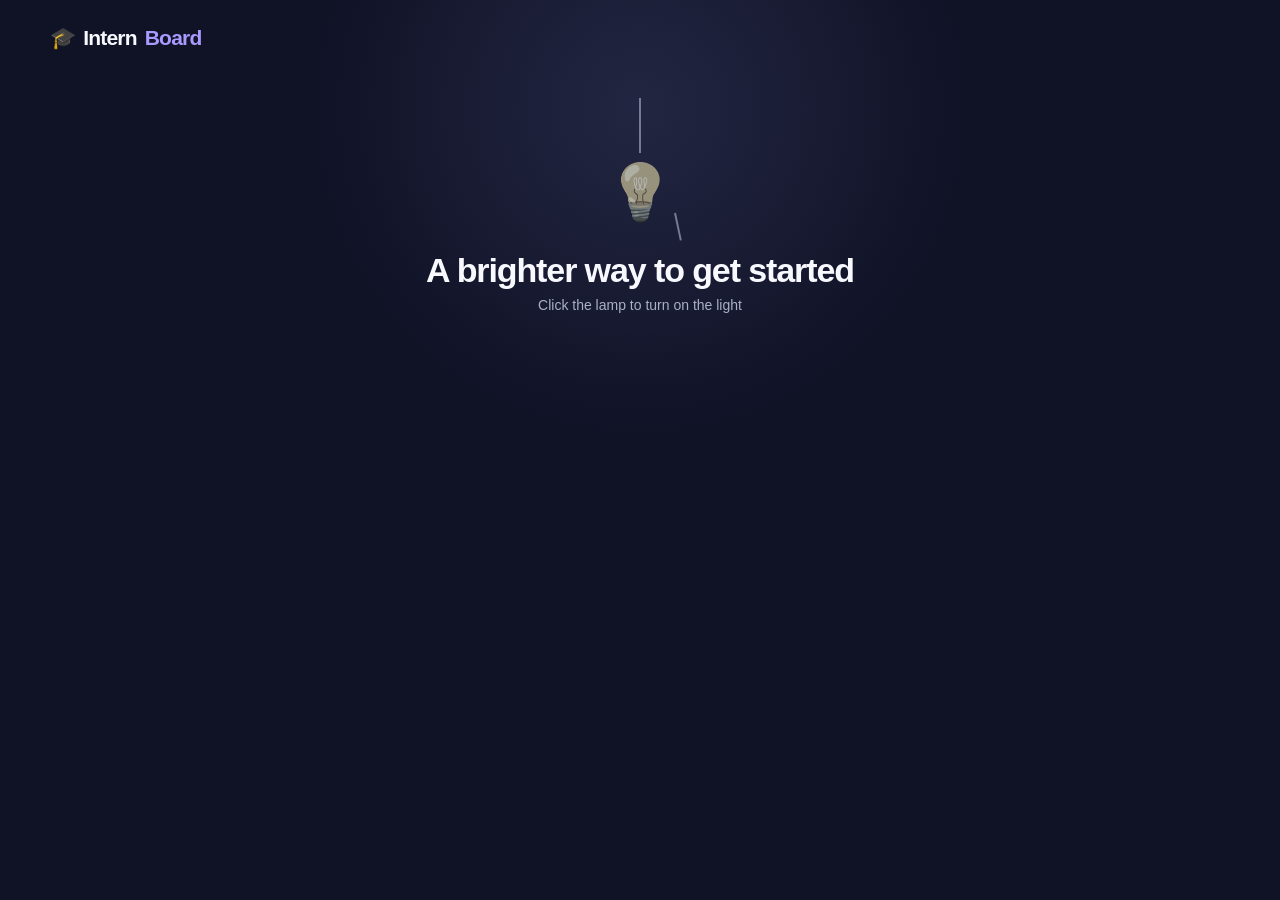
<file: pages/student_profile.html>
<!DOCTYPE html>
<html lang="en">
<head>
    <meta charset="UTF-8">
    <meta name="viewport" content="width=device-width, initial-scale=1.0">
    <meta name="theme-color" content="#f8faff">
    <title>Student Profile | InternBoard</title>
    <link rel="stylesheet" href="../styles/student_profile.css">
    <link rel="shortcut icon" href="../assets/favicon.png" type="image/x-icon">
</head>
<body>
    <header class="site-header">
        <div class="header-inner">
            <a class="brand" href="home.html" aria-label="InternBoard home">
                <span aria-hidden="true">🎓</span>
                <span>Intern<span class="brand-accent">Board</span></span>
            </a>
            <nav class="main-nav" aria-label="Main navigation">
                <a href="home.html">Home</a>
                <a href="Browse.html">Browse internships</a>
                <a href="About.html">About</a>
                <a href="How_It_Works.html">How it works</a>
                <a href="Contact.html">Contact</a>
            </nav>
        </div>
    </header>

    <main class="profile-page">
        <section class="welcome-panel" aria-labelledby="welcomeHeading">
            <div>
                <p class="eyebrow">STUDENT PORTAL</p>
                <h1 id="welcomeHeading">Welcome, Student</h1>
                <p class="welcome-copy">Your InternBoard profile is ready. Use this page to explore opportunities and manage your internship journey.</p>
            </div>
            <a class="primary-link" href="Browse.html">Explore internships <span aria-hidden="true">→</span></a>
        </section>

        <p class="page-message" id="pageMessage" role="status" aria-live="polite" hidden></p>

        <section class="content-grid" aria-label="Student profile and website links">
            <article class="profile-card">
                <div class="profile-heading">
                    <div class="avatar" id="profileInitials" aria-hidden="true">ST</div>
                    <div>
                        <p class="eyebrow">YOUR ACCOUNT</p>
                        <h2 id="profileName">Student</h2>
                        <p class="account-type">Student account</p>
                    </div>
                </div>
                <dl class="profile-details">
                    <div>
                        <dt>Email address</dt>
                        <dd id="profileEmail"></dd>
                    </div>
                    <div>
                        <dt>Intern ID</dt>
                        <dd id="profileInternId">Not assigned</dd>
                    </div>
                    <div>
                        <dt>Account status</dt>
                        <dd><span class="active-status"><span class="status-dot" aria-hidden="true"></span>Signed in on this device</span></dd>
                    </div>
                </dl>
                <p class="storage-note">You stay signed in on this browser until you log out or clear browser storage. This demo does not verify passwords with an account server.</p>
            </article>

            <section class="site-links" aria-labelledby="siteLinksHeading">
                <div class="section-heading">
                    <p class="eyebrow">YOUR INTERNBOARD</p>
                    <h2 id="siteLinksHeading">Go to any part of the website</h2>
                    <p>Use these shortcuts to move around InternBoard while keeping your student portal close by.</p>
                </div>
                <div class="link-grid">
                    <a class="link-card featured-card" href="Browse.html">
                        <span class="link-icon" aria-hidden="true">⌕</span>
                        <span class="link-card-copy">
                            <strong>Browse internships</strong>
                            <span>Find roles and apply for opportunities.</span>
                        </span>
                        <span class="link-arrow" aria-hidden="true">→</span>
                    </a>
                    <a class="link-card" href="student-dashboard.html">
                        <span class="link-icon" aria-hidden="true">▤</span>
                        <span class="link-card-copy">
                            <strong>Applications &amp; dashboard</strong>
                            <span>Review applications, profile details, and documents.</span>
                        </span>
                        <span class="link-arrow" aria-hidden="true">→</span>
                    </a>
                    <a class="link-card" href="How_It_Works.html">
                        <span class="link-icon" aria-hidden="true">◎</span>
                        <span class="link-card-copy">
                            <strong>How it works</strong>
                            <span>Learn how to find and apply for internships.</span>
                        </span>
                        <span class="link-arrow" aria-hidden="true">→</span>
                    </a>
                    <a class="link-card" href="About.html">
                        <span class="link-icon" aria-hidden="true">✦</span>
                        <span class="link-card-copy">
                            <strong>About InternBoard</strong>
                            <span>Learn more about the platform.</span>
                        </span>
                        <span class="link-arrow" aria-hidden="true">→</span>
                    </a>
                    <a class="link-card" href="Contact.html">
                        <span class="link-icon" aria-hidden="true">✉</span>
                        <span class="link-card-copy">
                            <strong>Contact</strong>
                            <span>Get in touch with the InternBoard team.</span>
                        </span>
                        <span class="link-arrow" aria-hidden="true">→</span>
                    </a>
                    <a class="link-card" href="home.html">
                        <span class="link-icon" aria-hidden="true">⌂</span>
                        <span class="link-card-copy">
                            <strong>Home</strong>
                            <span>Return to the InternBoard landing page.</span>
                        </span>
                        <span class="link-arrow" aria-hidden="true">→</span>
                    </a>
                </div>
            </section>
        </section>
    </main>

    <script>
        const pageMessage = document.getElementById("pageMessage");

        try {
            const savedProfile = window.localStorage.getItem("internboard.studentProfile");
            if (!savedProfile) {
                pageMessage.textContent = "Please sign in to view your student profile.";
                pageMessage.hidden = false;
            } else {
                const studentProfile = JSON.parse(savedProfile);
                if (!studentProfile || typeof studentProfile.name !== "string" ||
                    typeof studentProfile.email !== "string") {
                    throw new Error("The saved student profile is invalid.");
                }

                const fullName = studentProfile.name.trim() || "Student";
                const nameParts = fullName.split(/\s+/);
                const initials = nameParts.length > 1
                    ? `${nameParts[0][0]}${nameParts[nameParts.length - 1][0]}`.toUpperCase()
                    : fullName.slice(0, 2).toUpperCase();
                document.getElementById("welcomeHeading").textContent = `Welcome, ${nameParts[0]}`;
                document.getElementById("profileName").textContent = fullName;
                document.getElementById("profileEmail").textContent = studentProfile.email;
                document.getElementById("profileInternId").textContent = studentProfile.internId || "Not assigned";
                document.getElementById("profileInitials").textContent = initials;
            }
        } catch (error) {
            pageMessage.textContent = "Your student profile could not be loaded. Please check browser storage settings, then sign in again.";
            pageMessage.hidden = false;
        }

    </script>
    <script src="../functionality/Session.js"></script>
</body>
</html>
</file>
<file: styles/home.css>
/*{RESET}*/
* {
    margin: 0;
    padding: 0;
    box-sizing: border-box;
}
html {
    scroll-behavior: smooth;
}
body {
    font-family:
        Inter,
        -apple-system,
        BlinkMacSystemFont,
        "Segoe UI",
        sans-serif;
    background: #f8faff;
    color: #111827;
    overflow-x: hidden;
}
button,
input {
    font-family: inherit;
}
button {
    cursor: pointer;
}

a {
    text-decoration: none;
    color: inherit;
}

/*{NAVBAR}*/

.navbar {
    width: 100%;
    height: 76px;
    background: rgba(255, 255, 255, 0.95);
    border-bottom: 1px solid #edf0f7;

    position: relative;
    z-index: 100;
}

.nav_container {
    width: min(100%, 92%);
    height: 100%;
    margin: auto;
    display: flex;
    align-items: center;
    justify-content: space-between;
}


/*{LOGO}*/

.logo {
    display: flex;
    align-items: center;
    gap: 9px;

    font-size: 25px;
    font-weight: 800;

    letter-spacing: -1px;

    color: #101828;
}

.logo span span {
    color: #5546f7;
}

.logo-icon {
    font-size: 27px;
}


/*{NAV LINKS}*/

.nav-links {
    display: flex;
    align-items: center;
    gap: 9px;
}

.nav-link {
    padding: 10px 15px;

    border-radius: 12px;

    font-size: 14px;
    font-weight: 600;

    color: #20263a;

    transition: 0.25s ease;
}

.nav-link:hover {
    color: #5546f7;
    background: #f3f1ff;
}

.nav-link.active {
    background: #eeecff;
    color: #5546f7;
}


/*{RIGHT NAV ACTIONS}*/

.nav-actions {
    display: flex;
    align-items: center;
    gap: 14px;
}

.search-button {
    width: 42px;
    height: 42px;

    border: none;
    background: transparent;

    color: #101828;

    display: flex;
    align-items: center;
    justify-content: center;

    border-radius: 50%;

    transition: 0.25s ease;
}

.search-button:hover {
    background: #f1efff;
    color: #5546f7;
}

.login-btn {
    background: white;

    border: 1px solid #e6e9f2;

    border-radius: 13px;

    padding: 12px 20px;

    font-weight: 600;
    font-size: 14px;

    color: #151a2e;

    transition: 0.25s ease;
}

.login-btn:hover {
    border-color: #5546f7;
    color: #5546f7;
}

.get-started-btn {
    border: none;

    padding: 13px 22px;

    border-radius: 13px;

    color: white;

    font-size: 14px;
    font-weight: 700;

    background: linear-gradient(
        135deg,
        #6845ff,
        #5141ed
    );

    box-shadow:
        0 8px 20px rgba(91, 70, 246, 0.22);

    transition: 0.25s ease;
}

.get-started-btn:hover {
    transform: translateY(-2px);

    box-shadow:
        0 12px 26px rgba(91, 70, 246, 0.3);
}



/*{HERO}*/

.hero {
    position: relative;

    min-height: 525px;

    overflow: hidden;

    background:
        radial-gradient(
            circle at 72% 42%,
            rgba(207, 218, 255, 0.65),
            transparent 30%
        ),
        linear-gradient(
            110deg,
            #ffffff 0%,
            #f7f9ff 45%,
            #eef3ff 100%
        );
}

.hero-container {
    width: min(1180px, 92%);

    min-height: 525px;

    margin: auto;

    display: grid;

    grid-template-columns: 49% 51%;

    align-items: center;
}

/*{HERO CONTENT}*/
.hero-content {
    padding: 35px 0;
    position: relative;
    z-index: 5;
}

.hero-badge {
    display: inline-flex;

    align-items: center;

    gap: 7px;

    padding: 8px 15px;

    background: #eeebff;

    border-radius: 30px;

    color: #6046ef;

    font-size: 13px;

    font-weight: 700;

    margin-bottom: 18px;
}

.hero-content h1 {
    font-size: clamp(44px, 4.3vw, 63px);

    line-height: 1.04;

    letter-spacing: -3px;

    max-width: 610px;

    color: #101828;

    margin-bottom: 22px;
}

.hero-content h1 span {
    color: #5b45f5;
}

.hero-description {
    max-width: 570px;

    color: #65728b;

    font-size: 17px;

    line-height: 1.65;

    margin-bottom: 26px;
}



/*{HERO BUTTONS}*/

.hero-buttons {
    display: flex;

    gap: 13px;

    margin-bottom: 35px;
}

.primary-btn {
    border: none;

    background: linear-gradient(
        135deg,
        #6546ff,
        #5039ec
    );

    color: white;

    padding: 14px 21px;

    border-radius: 13px;

    font-size: 14px;

    font-weight: 700;

    box-shadow:
        0 9px 22px rgba(91, 67, 245, 0.28);

    transition: 0.25s ease;
}

.primary-btn:hover {
    transform: translateY(-3px);

    box-shadow:
        0 14px 27px rgba(91, 67, 245, 0.35);
}

.secondary-btn {
    border: 1px solid #e4e7ef;
    background: white;
    color: #182033;
    padding: 14px 21px;

    border-radius: 13px;

    font-weight: 700;

    font-size: 14px;

    transition: 0.25s ease;
}

.secondary-btn:hover {
    border-color: #c9c2ff;

    background: #faf9ff;
}

.play-icon {
    color: #6546ff;
    margin-right: 7px;
}

/*{STATS}*/

.stats {
    display: flex;

    gap: 33px;

    align-items: center;
}

.stat {
    display: flex;

    align-items: center;

    gap: 10px;
}

.stat-icon {
    width: 40px;
    height: 40px;

    border-radius: 50%;

    display: flex;

    align-items: center;
    justify-content: center;

    font-size: 17px;
}

.stat-icon.purple {
    background: #eeebff;
    color: #6046ef;
}

.stat-icon.green {
    background: #e5f8f1;
    color: #0aa77d;
}

.stat-icon.yellow {
    background: #fff4d9;
    color: #e7a300;
}

.stat strong {
    display: block;

    font-size: 18px;

    line-height: 1.2;
}

.stat span {
    display: block;

    color: #77839a;

    font-size: 11px;

    margin-top: 3px;
}
/*{HERO VISUAL}*/

.hero-visual {
    height: 525px;

    position: relative;

    display: flex;

    justify-content: center;

    align-items: center;
}

.hero-circle {
    width: 440px;
    height: 440px;

    position: absolute;

    right: 25px;
    top: 42px;

    border-radius: 50%;

    background:
        radial-gradient(
            circle,
            #d8d8ff 0%,
            #dedfff 48%,
            #e8ebff 100%
        );
}

/*{HERO CHARACTER}*/

.character-container {
    position: absolute;

    right: -10px;
    bottom: -5px;

    width: 370px;

    z-index: 3;
}

.hero-character {
    width: 100%;

    display: block;

    object-fit: contain;
}

/*{OPPORTUNITY CARD}*/

.opportunity-card {
    width: 275px;

    position: absolute;

    left: 25px;
    top: 90px;

    padding: 18px;

    background: rgba(255, 255, 255, 0.94);

    border: 1px solid rgba(255, 255, 255, 0.9);

    border-radius: 19px;

    z-index: 8;

    box-shadow:
        0 18px 50px rgba(66, 74, 120, 0.15);

    backdrop-filter: blur(10px);
}

.opportunity-card h3 {
    font-size: 18px;

    line-height: 1.25;

    color: #121a2d;

    margin-bottom: 12px;
}

.mini-search {
    height: 34px;

    border-radius: 9px;

    background: #f7f8fc;

    border: 1px solid #edf0f6;

    display: flex;

    align-items: center;

    gap: 6px;

    padding: 0 9px;

    color: #8b94a8;

    font-size: 10px;

    margin-bottom: 9px;
}

.mini-search span:last-child {
    margin-left: auto;
}

.mini-internship {
    display: flex;

    gap: 8px;

    padding: 8px;

    border-radius: 10px;

    background: #ffffff;

    border: 1px solid #f0f1f6;

    margin-bottom: 7px;
}

.mini-company {
    width: 27px;
    height: 27px;

    flex-shrink: 0;

    border-radius: 7px;

    display: flex;

    align-items: center;
    justify-content: center;

    font-weight: 800;

    font-size: 14px;
}

.google {
    background: #fff;

    color: #4285f4;

    border: 1px solid #eee;
}

.microsoft {
    background: #edf6ff;

    color: #1777cf;
}

.apple {
    background: #f2f2f2;

    color: #111;
}

.mini-internship strong {
    display: block;

    font-size: 9px;

    color: #20283a;

    margin-bottom: 2px;
}

.mini-internship small {
    display: block;

    font-size: 8px;

    color: #6f7b91;
}

.mini-meta {
    font-size: 7px;

    color: #929bae;

    margin-top: 4px;
}

.view-all-btn {
    width: 100%;

    border: none;

    background: linear-gradient(
        135deg,
        #6646ff,
        #523eea
    );

    color: white;

    padding: 9px;

    border-radius: 9px;

    font-size: 9px;

    font-weight: 700;
}
/*{FLOATING CARDS}*/
.floating-card {
    position: absolute;

    z-index: 10;

    background: white;

    border-radius: 13px;

    padding: 11px 14px;

    display: flex;

    align-items: center;

    gap: 8px;

    box-shadow:
        0 13px 35px rgba(71, 79, 130, 0.15);

    min-width: 120px;
}

.floating-card strong {
    display: block;

    font-size: 10px;

    color: #182034;
}

.floating-card small {
    display: block;

    color: #68758c;

    font-size: 8px;

    margin-top: 2px;
}

.floating-icon {
    width: 27px;
    height: 27px;

    display: flex;

    align-items: center;
    justify-content: center;

    border-radius: 8px;

    background: #eef5ff;

    color: #2878f0;

    font-weight: 800;
}

.skills-card {
    top: 125px;
    right: -10px;
}

.future-card {
    right: -4px;
    bottom: 105px;
}
/*{FEATURES}*/
.features {
    width: min(1180px, 92%);

    margin: -3px auto 0;

    display: grid;

    grid-template-columns:
        repeat(4, 1fr);

    gap: 15px;

    position: relative;

    z-index: 20;
}

.feature-card {
    background: rgba(255, 255, 255, 0.95);

    border: 1px solid #e8ebf3;

    border-radius: 17px;

    padding: 17px;

    display: flex;

    gap: 12px;

    min-height: 90px;

    box-shadow:
        0 7px 24px rgba(68, 77, 119, 0.05);
}

.feature-icon {
    width: 40px;
    height: 40px;

    flex-shrink: 0;

    border-radius: 50%;

    display: flex;

    align-items: center;
    justify-content: center;

    font-weight: 700;
}

.feature-icon.blue {
    background: #e8f1ff;
    color: #2877ee;
}

.feature-icon.red {
    background: #fff0f2;
    color: #ef5363;
}

.feature-icon.green {
    background: #e8f9f2;
    color: #08a679;
}

.feature-card h3 {
    font-size: 13px;

    margin-bottom: 6px;

    color: #1a2234;
}

.feature-card p {
    color: #758199;

    font-size: 11px;

    line-height: 1.5;
}


/*{SEARCH OVERLAY}*/

.search-overlay {
    position: fixed;

    inset: 0;

    background: rgba(15, 20, 40, 0.52);

    backdrop-filter: blur(6px);

    z-index: 1000;

    display: none;

    align-items: flex-start;
    justify-content: center;

    padding-top: 85px;
}

.search-overlay.show {
    display: flex;

    animation: fadeIn 0.2s ease;
}

@keyframes fadeIn {

    from {
        opacity: 0;
    }

    to {
        opacity: 1;
    }

}


/*{SEARCH PANEL}*/

.search-panel {
    width: min(650px, 92%);

    max-height: 82vh;

    overflow-y: auto;

    background: white;

    border-radius: 24px;

    padding: 25px;

    box-shadow:
        0 30px 90px rgba(0, 0, 0, 0.25);

    animation: panelSlide 0.25s ease;
}

@keyframes panelSlide {

    from {
        opacity: 0;
        transform: translateY(-20px) scale(0.98);
    }

    to {
        opacity: 1;
        transform: translateY(0) scale(1);
    }

}


/*{SEARCH HEADER}*/

.search-panel-header {
    display: flex;

    align-items: flex-start;

    justify-content: space-between;

    margin-bottom: 20px;
}

.search-small-label {
    font-size: 10px;

    font-weight: 800;

    color: #6546f5;

    letter-spacing: 1px;
}

.search-panel-header h2 {
    margin-top: 5px;

    font-size: 25px;

    color: #111827;
}

.close-search {
    width: 38px;
    height: 38px;

    border: none;

    border-radius: 50%;

    background: #f3f4f8;

    color: #202638;

    font-size: 26px;

    display: flex;

    align-items: center;
    justify-content: center;

    transition: 0.2s ease;
}

.close-search:hover {
    background: #ebe8ff;

    color: #5b45f5;
}


/*{SEARCH INPUT}*/

.search-input-wrapper {
    width: 100%;

    height: 55px;

    border: 2px solid #e8e9f1;

    border-radius: 14px;

    display: flex;

    align-items: center;

    gap: 11px;

    padding: 0 16px;

    transition: 0.25s ease;

    background: #fafbfe;
}

.search-input-wrapper:focus-within {
    border-color: #6247f5;

    background: white;

    box-shadow:
        0 0 0 4px rgba(98, 71, 245, 0.08);
}

.search-input-wrapper svg {
    color: #7d879a;
}

.search-input-wrapper input {
    width: 100%;

    height: 100%;

    border: none;

    outline: none;

    background: transparent;

    font-size: 14px;

    color: #151a2b;
}

.search-input-wrapper input::placeholder {
    color: #98a0b1;
}


/*{FILTERS}*/

.search-filters {
    display: flex;

    gap: 8px;

    margin: 16px 0;

    overflow-x: auto;

    padding-bottom: 3px;
}

.filter-btn {
    border: 1px solid #e7e9ef;

    background: white;

    color: #59647a;

    padding: 8px 14px;

    border-radius: 30px;

    white-space: nowrap;

    font-size: 12px;

    font-weight: 600;

    transition: 0.2s ease;
}

.filter-btn:hover,
.filter-btn.active {
    background: #6046f4;

    border-color: #6046f4;

    color: white;
}


/*{SEARCH RESULT}*/

.search-results {
    display: flex;

    flex-direction: column;

    gap: 9px;
}

.internship-result {
    display: flex;

    align-items: center;

    gap: 13px;

    padding: 13px;

    border: 1px solid #edf0f5;

    border-radius: 13px;

    transition: 0.2s ease;
}

.internship-result:hover {
    border-color: #d9d4ff;

    background: #faf9ff;

    transform: translateY(-1px);
}

.company-logo {
    width: 43px;
    height: 43px;

    border-radius: 11px;

    flex-shrink: 0;

    display: flex;

    align-items: center;
    justify-content: center;

    font-size: 19px;

    font-weight: 800;
}

.design-logo {
    background: #f0eaff;
    color: #7148e8;
}

.data-logo {
    background: #e7f6ff;
    color: #1886c8;
}

.marketing-logo {
    background: #fff0df;
    color: #e87916;
}

.result-info {
    flex: 1;
}

.result-info h3 {
    font-size: 13px;

    color: #182033;

    margin-bottom: 3px;
}

.result-info p {
    font-size: 11px;

    color: #707b90;

    margin-bottom: 5px;
}

.result-meta {
    display: flex;

    gap: 10px;

    font-size: 9px;

    color: #8b94a5;
}

.view-result {
    border: none;

    background: #f0eeff;

    color: #5b45ed;

    padding: 8px 13px;

    border-radius: 8px;

    font-size: 10px;

    font-weight: 700;
}

.view-result:hover {
    background: #6046f4;

    color: white;
}


/*{NO RESULTS}*/

.no-results {
    display: none;

    text-align: center;

    padding: 35px 20px;
}

.no-results.show {
    display: block;
}

.no-results-icon {
    font-size: 35px;

    margin-bottom: 8px;
}

.no-results h3 {
    font-size: 17px;

    margin-bottom: 5px;
}

.no-results p {
    color: #7d879a;

    font-size: 12px;
}


/*{SEARCH FOOTER}*/

.search-footer {
    border-top: 1px solid #edf0f5;

    margin-top: 16px;

    padding-top: 15px;

    display: flex;

    justify-content: space-between;

    align-items: center;

    gap: 10px;

    font-size: 10px;

    color: #8992a4;
}

.search-footer a {
    color: #6046f4;

    font-weight: 700;
}
/*{VIDEO MODAL}*/
.video-modal {
    position: fixed;

    inset: 0;

    z-index: 2000;

    background: rgba(12, 16, 32, 0.72);

    backdrop-filter: blur(7px);

    display: none;

    align-items: center;
    justify-content: center;

    padding: 20px;
}

.video-modal.show {
    display: flex;
}

.video-box {
    width: min(650px, 95%);

    background: white;

    border-radius: 22px;

    padding: 15px;

    position: relative;
}

.close-video {
    position: absolute;

    top: 10px;
    right: 10px;

    width: 35px;
    height: 35px;

    border: none;

    border-radius: 50%;

    background: white;

    font-size: 24px;

    z-index: 5;
}

.video-placeholder {
    min-height: 350px;

    border-radius: 15px;

    background:
        linear-gradient(
            135deg,
            #ece9ff,
            #dfe7ff
        );

    display: flex;

    flex-direction: column;

    align-items: center;
    justify-content: center;

    text-align: center;

    padding: 30px;
}

.video-play {
    width: 65px;
    height: 65px;

    border-radius: 50%;

    background: #6046f4;

    color: white;

    display: flex;

    align-items: center;
    justify-content: center;

    font-size: 23px;

    margin-bottom: 20px;

    padding-left: 4px;
}

.video-placeholder h2 {
    font-size: 24px;

    margin-bottom: 10px;
}

.video-placeholder p {
    color: #69758d;

    max-width: 400px;

    line-height: 1.6;
}

/*{RESPONSIVE}*/

@media (max-width: 1100px) {

    .nav-links {
        gap: 2px;
    }

    .nav-link {
        padding: 9px 10px;
    }

    .hero-content h1 {
        font-size: 49px;
    }

    .opportunity-card {
        left: 0;
    }

    .character-container {
        right: -20px;
    }

    .floating-card {
        display: none;
    }

}


@media (max-width: 900px) {

    .nav-links {
        display: none;
    }

    .hero-container {
        grid-template-columns: 1fr;

        text-align: center;
    }

    .hero {
        min-height: auto;
    }

    .hero-container {
        min-height: auto;

        padding: 50px 0;
    }

    .hero-content {
        display: flex;

        flex-direction: column;

        align-items: center;
    }

    .hero-content h1 {
        font-size: 48px;
    }

    .stats {
        justify-content: center;

        flex-wrap: wrap;
    }

    .hero-visual {
        margin-top: 20px;

        height: 480px;
    }

    .features {
        grid-template-columns:
            repeat(2, 1fr);

        margin-top: 20px;

        padding-bottom: 30px;
    }

}


@media (max-width: 600px) {

    .navbar {
        height: 68px;
    }

    .logo {
        font-size: 21px;
    }

    .login-btn {
        display: none;
    }

    .get-started-btn {
        padding: 10px 14px;

        font-size: 12px;
    }

    .hero-content h1 {
        font-size: 38px;

        letter-spacing: -2px;
    }

    .hero-description {
        font-size: 14px;
    }

    .hero-buttons {
        flex-direction: column;

        width: 100%;

        max-width: 280px;
    }

    .stats {
        gap: 18px;
    }

    .stat {
        min-width: 120px;
    }

    .hero-visual {
        height: 410px;
    }

    .hero-circle {
        width: 330px;
        height: 330px;

        right: 50%;

        transform: translateX(50%);
    }

    .character-container {
        width: 290px;

        right: 50%;

        transform: translateX(50%);
    }

    .opportunity-card {
        width: 220px;

        left: 50%;

        transform: translateX(-50%);

        top: 30px;
    }

    .features {
        grid-template-columns: 1fr;
    }

    .search-panel {
        padding: 18px;

        border-radius: 19px;
    }

    .search-panel-header h2 {
        font-size: 20px;
    }

    .search-footer {
        flex-direction: column;

        align-items: flex-start;
    }

}

/*{SCROLLBAR}*/

::-webkit-scrollbar {
    width: 7px;
}

::-webkit-scrollbar-track {
    background: #f5f6fa;
}

::-webkit-scrollbar-thumb {
    background: #c9c5e9;

    border-radius: 20px;
}
</file>
<file: styles/About.css>
/*{RESET}*/
* {
    margin: 0;
    padding: 0;
    box-sizing: border-box;
}

html {
    scroll-behavior: smooth;
}

body {
    font-family: Inter, -apple-system, BlinkMacSystemFont, "Segoe UI", sans-serif;
    background: #f8faff;
    color: #111827;
    overflow-x: hidden;
}

button,
input {
    font-family: inherit;
}

button {
    cursor: pointer;
}

a {
    text-decoration: none;
    color: inherit;
}

/*{NAVBAR}*/
.navbar {
    width: 100%;
    height: 76px;
    background: rgba(255, 255, 255, 0.95);
    border-bottom: 1px solid #edf0f7;
    position: relative;
    z-index: 100;
}

.nav_container {
    width: min(100%, 92%);
    height: 100%;
    margin: auto;
    display: flex;
    align-items: center;
    justify-content: space-between;
}

/*{LOGO}*/
.logo {
    display: flex;
    align-items: center;
    gap: 9px;
    font-size: 25px;
    font-weight: 800;
    letter-spacing: -1px;
    color: #101828;
}

.logo span span {
    color: #5546f7;
}

.logo-icon {
    font-size: 27px;
}

/*{NAV LINKS}*/
.nav-links {
    display: flex;
    align-items: center;
    gap: 9px;
}

.nav-link {
    padding: 10px 15px;
    border-radius: 12px;
    font-size: 14px;
    font-weight: 600;
    color: #20263a;
    transition: 0.25s ease;
}

.nav-link:hover {
    color: #5546f7;
    background: #f3f1ff;
}

.nav-link.active {
    background: #eeecff;
    color: #5546f7;
}

/*{RIGHT NAV ACTIONS}*/
.nav-actions {
    display: flex;
    align-items: center;
    gap: 14px;
}

.search-button {
    width: 42px;
    height: 42px;
    border: none;
    background: transparent;
    color: #101828;
    display: flex;
    align-items: center;
    justify-content: center;
    border-radius: 50%;
    transition: 0.25s ease;
}

.search-button:hover {
    background: #f1efff;
    color: #5546f7;
}

.login-btn {
    background: white;
    border: 1px solid #e6e9f2;
    border-radius: 13px;
    padding: 12px 20px;
    font-weight: 600;
    font-size: 14px;
    color: #151a2e;
    transition: 0.25s ease;
}

.login-btn:hover {
    border-color: #5546f7;
    color: #5546f7;
}

.get-started-btn {
    border: none;
    padding: 13px 22px;
    border-radius: 13px;
    color: white;
    font-size: 14px;
    font-weight: 700;
    background: linear-gradient(135deg, #6845ff, #5141ed);
    box-shadow: 0 8px 20px rgba(91, 70, 246, 0.22);
    transition: 0.25s ease;
}

.get-started-btn:hover {
    transform: translateY(-2px);
    box-shadow: 0 12px 26px rgba(91, 70, 246, 0.3);
}

/*{ABOUT HERO}*/
.about-hero {
    position: relative;
    min-height: 445px;
    overflow: hidden;
    background: radial-gradient(circle at 72% 42%, rgba(207, 218, 255, 0.65), transparent 30%), linear-gradient(110deg, #ffffff 0%, #f7f9ff 45%, #eef3ff 100%);
}

.about-container {
    width: min(1230px, 92%);
    min-height: 445px;
    margin: auto;
    display: grid;
    grid-template-columns: 53% 47%;
    align-items: center;
}

.about-content {
    position: relative;
    z-index: 10;
    padding: 35px 0;
}

.about-badge {
    display: inline-flex;
    align-items: center;
    gap: 7px;
    padding: 7px 14px;
    background: #eeebff;
    color: #5b45ef;
    border-radius: 30px;
    font-size: 12px;
    font-weight: 700;
    margin-bottom: 16px;
}

.about-content h1 {
    font-size: clamp(42px, 4.2vw, 59px);
    line-height: 1.04;
    letter-spacing: -2.7px;
    color: #111a2d;
    margin-bottom: 19px;
}

.about-content h1 span {
    color: #5944ef;
}

.about-description {
    max-width: 650px;
    color: #60708c;
    font-size: 16px;
    line-height: 1.55;
    margin-bottom: 27px;
}

.about-stats {
    display: flex;
    align-items: center;
    gap: 25px;
    flex-wrap: wrap;
}

.about-stat {
    display: flex;
    align-items: center;
    gap: 9px;
}

.stat-icon {
    width: 45px;
    height: 45px;
    border-radius: 50%;
    display: flex;
    align-items: center;
    justify-content: center;
    font-size: 18px;
}

.stat-icon.purple {
    background: #eeebff;
    color: #5b45ef;
}

.stat-icon.green {
    background: #e2f8f0;
    color: #0aa57b;
}

.stat-icon.yellow {
    background: #fff3d6;
    color: #e9a600;
}

.stat-icon.blue {
    background: #e6f1ff;
    color: #2779ec;
}

.about-stat strong {
    display: block;
    font-size: 20px;
    color: #10192c;
}

.about-stat span {
    display: block;
    font-size: 10px;
    line-height: 1.35;
    color: #718099;
}

/*{HERO IMAGE}*/
.about-visual {
    position: relative;
    height: 445px;
    display: flex;
    align-items: center;
    justify-content: center;
}

.hero-circle {
    width: 405px;
    height: 405px;
    position: absolute;
    top: 20px;
    right: 15px;
    border-radius: 50%;
    background: radial-gradient(circle, #d9d9ff, #e9eaff);
}

.about-hero-image {
    width: 570px;
    max-width: none;
    position: absolute;
    right: -20px;
    bottom: -7px;
    z-index: 5;
    display: block;
    object-fit: contain;
    filter: drop-shadow(0 18px 22px rgba(74, 63, 170, 0.12));
}

/*{PURPOSE SECTION}*/
.purpose-section {
    padding: 18px 0 15px;
    background: white;
}

.purpose-container {
    width: min(1230px, 92%);
    margin: auto;
    display: grid;
    grid-template-columns: 1.15fr 1.15fr 1fr;
    gap: 18px;
}

.purpose-card {
    min-height: 185px;
    border-radius: 17px;
    padding: 25px;
    display: flex;
    gap: 18px;
    border: 1px solid rgba(220, 224, 235, 0.7);
}

.mission-card {
    background: linear-gradient(135deg, #f8f7ff, #fdfdff);
}

.vision-card {
    background: linear-gradient(135deg, #f4faff, #fbfdff);
}

.values-card {
    background: linear-gradient(135deg, #fff7f8, #fffafb);
}

.purpose-icon {
    width: 49px;
    height: 49px;
    flex-shrink: 0;
    border-radius: 50%;
    background: #eeeaff;
    color: #5b45ee;
    display: flex;
    align-items: center;
    justify-content: center;
    font-size: 27px;
    font-weight: 700;
}

.vision-card .purpose-icon {
    background: #e6f3ff;
    color: #2681e8;
}

.values-card .purpose-icon {
    background: #ffe8ed;
    color: #ed5269;
}

.purpose-card h2 {
    font-size: 21px;
    margin-bottom: 13px;
    color: #111b30;
}

.purpose-card p {
    font-size: 13px;
    line-height: 1.65;
    color: #62708a;
}

.values-card ul {
    list-style: none;
    display: flex;
    flex-direction: column;
    gap: 7px;
}

.values-card li {
    display: flex;
    align-items: center;
    gap: 8px;
    color: #65728b;
    font-size: 12px;
}

.values-card li span {
    width: 18px;
    height: 18px;
    border-radius: 50%;
    background: #5b45ef;
    color: white;
    display: flex;
    align-items: center;
    justify-content: center;
    font-size: 10px;
    font-weight: 700;
}

/*{WHY SECTION}*/
.why-section {
    padding: 8px 0 15px;
    width: min(1230px, 92%);
    margin: auto;
}

.section-heading {
    text-align: center;
    margin-bottom: 13px;
}

.section-heading h2 {
    font-size: 27px;
    letter-spacing: -1px;
    color: #10192d;
    margin-bottom: 4px;
}

.section-heading p {
    color: #77839a;
    font-size: 12px;
}

.why-grid {
    display: grid;
    grid-template-columns: repeat(4, 1fr);
    gap: 14px;
}

.why-card {
    min-height: 104px;
    border-radius: 15px;
    padding: 17px;
    display: flex;
    align-items: center;
    gap: 14px;
    border: 1px solid #e9edf3;
}

.blue-card {
    background: #f4f9ff;
}

.red-card {
    background: #fff5f6;
}

.green-card {
    background: #f2fbf7;
}

.purple-card {
    background: #f7f4ff;
}

.why-icon {
    width: 48px;
    height: 48px;
    border-radius: 50%;
    flex-shrink: 0;
    display: flex;
    align-items: center;
    justify-content: center;
    font-size: 23px;
    font-weight: 700;
}

.blue-card .why-icon {
    background: #e3f0ff;
    color: #277bed;
}

.red-card .why-icon {
    background: #ffe5e9;
    color: #ef5063;
}

.green-card .why-icon {
    background: #dff7ed;
    color: #0aa77d;
}

.purple-card .why-icon {
    background: #ebe6ff;
    color: #6248ef;
}

.why-card h3 {
    font-size: 14px;
    color: #172035;
    margin-bottom: 5px;
}

.why-card p {
    color: #748099;
    font-size: 11px;
    line-height: 1.45;
}

/*{CTA}*/
.cta-section {
    width: min(1230px, 92%);
    min-height: 92px;
    margin: 0 auto 18px;
    padding: 15px 25px;
    border-radius: 17px;
    display: flex;
    align-items: center;
    justify-content: space-between;
    background: radial-gradient(circle at 70% 100%, rgba(143, 126, 255, 0.4), transparent 35%), linear-gradient(110deg, #5335ef, #6747ff);
    color: white;
    overflow: hidden;
}

.cta-content {
    display: flex;
    align-items: center;
    gap: 15px;
}

.rocket {
    font-size: 39px;
}

.cta-content h2 {
    font-size: 20px;
    margin-bottom: 4px;
}

.cta-content p {
    font-size: 11px;
    color: #e7e4ff;
}

.cta-btn {
    border: none;
    background: white;
    color: #5944ed;
    padding: 13px 20px;
    border-radius: 12px;
    font-size: 12px;
    font-weight: 800;
    white-space: nowrap;
    transition: 0.25s ease;
}

.cta-btn:hover {
    transform: translateY(-2px);
    box-shadow: 0 8px 20px rgba(25, 12, 120, 0.2);
}

/*{SEARCH MODAL}*/
.search-modal {
    position: fixed;
    inset: 0;
    z-index: 1000;
    background: rgba(15, 19, 38, 0.55);
    backdrop-filter: blur(7px);
    display: none;
    align-items: flex-start;
    justify-content: center;
    padding-top: 90px;
}

.search-modal.show {
    display: flex;
}

.search-box {
    width: min(620px, 92%);
    background: white;
    border-radius: 22px;
    padding: 28px;
    position: relative;
    box-shadow: 0 30px 80px rgba(0, 0, 0, 0.25);
    animation: searchOpen 0.25s ease;
}

@keyframes searchOpen {
    from {
        opacity: 0;
        transform: translateY(-20px) scale(0.98);
    }
    to {
        opacity: 1;
        transform: translateY(0) scale(1);
    }
}

.close-search {
    position: absolute;
    right: 17px;
    top: 17px;
    width: 36px;
    height: 36px;
    border: none;
    border-radius: 50%;
    background: #f2f3f7;
    font-size: 24px;
    color: #293146;
}

.close-search:hover {
    background: #eeeaff;
    color: #5b45ed;
}

.search-label {
    color: #6046f1;
    font-size: 10px;
    font-weight: 800;
    letter-spacing: 1px;
}

.search-box h2 {
    margin-top: 6px;
    margin-bottom: 20px;
    font-size: 25px;
}

.search-input {
    height: 55px;
    border: 2px solid #e6e8f0;
    border-radius: 13px;
    display: flex;
    align-items: center;
    gap: 10px;
    padding: 0 15px;
    color: #7d879a;
}

.search-input:focus-within {
    border-color: #6046f1;
    box-shadow: 0 0 0 4px rgba(96, 70, 241, 0.08);
}

.search-input input {
    border: none;
    outline: none;
    width: 100%;
    height: 100%;
    font-size: 14px;
}

.search-suggestions {
    margin-top: 16px;
    display: flex;
    align-items: center;
    flex-wrap: wrap;
    gap: 8px;
    font-size: 11px;
    color: #7a8498;
}

.search-suggestions button {
    border: 1px solid #e4e6ed;
    background: #fafaff;
    padding: 7px 12px;
    border-radius: 20px;
    font-size: 11px;
    color: #5945e9;
    font-weight: 600;
}

.search-suggestions button:hover {
    background: #5b45ed;
    color: white;
    border-color: #5b45ed;
}

/*{RESPONSIVE LAYOUT}*/
@media (max-width: 1050px) {
    .nav-links a {
        padding: 9px 9px;
    }

    .about-container {
        grid-template-columns: 50% 50%;
    }

    .about-content h1 {
        font-size: 44px;
    }

    .about-stats {
        gap: 13px;
        flex-wrap: wrap;
    }

    .about-hero-image {
        width: 520px;
        right: -50px;
    }

    .purpose-container {
        grid-template-columns: 1fr 1fr;
    }

    .values-card {
        grid-column: 1 / -1;
    }
}

@media (max-width: 850px) {
    .nav-links {
        display: none;
    }

    .about-hero {
        min-height: auto;
    }

    .about-container {
        grid-template-columns: 1fr;
        text-align: center;
        padding-top: 45px;
    }

    .about-content {
        display: flex;
        flex-direction: column;
        align-items: center;
    }

    .about-content h1 {
        font-size: 43px;
    }

    .about-description {
        max-width: 600px;
    }

    .about-stats {
        justify-content: center;
    }

    .about-visual {
        height: 440px;
        margin-top: 15px;
    }

    .about-hero-image {
        width: 520px;
        right: 50%;
        transform: translateX(50%);
    }

    .hero-circle {
        right: 50%;
        transform: translateX(50%);
    }

    .why-grid {
        grid-template-columns: 1fr 1fr;
    }
}

@media (max-width: 600px) {
    .navbar {
        height: 68px;
    }

    .logo {
        font-size: 21px;
    }

    .login-btn {
        display: none;
    }

    .get-started-btn {
        padding: 10px 14px;
        font-size: 12px;
    }

    .about-container {
        padding-top: 35px;
    }

    .about-content h1 {
        font-size: 35px;
        letter-spacing: -1.8px;
    }

    .about-description {
        font-size: 14px;
    }

    .about-stats {
        display: grid;
        grid-template-columns: 1fr 1fr;
        width: 100%;
        max-width: 390px;
        text-align: left;
    }

    .about-visual {
        height: 350px;
    }

    .hero-circle {
        width: 320px;
        height: 320px;
    }

    .about-hero-image {
        width: 410px;
        bottom: 0;
    }

    .purpose-container {
        grid-template-columns: 1fr;
    }

    .values-card {
        grid-column: auto;
    }

    .purpose-card {
        min-height: auto;
        padding: 20px;
    }

    .why-grid {
        grid-template-columns: 1fr;
    }

    .section-heading h2 {
        font-size: 23px;
    }

    .cta-section {
        flex-direction: column;
        align-items: flex-start;
        gap: 15px;
        padding: 20px;
    }

    .cta-btn {
        width: 100%;
    }

    .cta-content h2 {
        font-size: 17px;
    }
}
</file>
<file: styles/Apply.css>
/*{RESET}*/
* {
    box-sizing: border-box;
}

html {
    scroll-behavior: smooth;
}

body {
    min-height: 100vh;
    margin: 0;
    background: #f8faff;
    color: #111827;
    font-family: Inter, -apple-system, BlinkMacSystemFont, "Segoe UI", sans-serif;
}

button,
input,
textarea {
    font: inherit;
}

button,
a {
    -webkit-tap-highlight-color: transparent;
}

a {
    color: inherit;
    text-decoration: none;
}

/*{NAVIGATION}*/
.navbar {
    height: 72px;
    border-bottom: 1px solid #edf0f7;
    background: rgba(255, 255, 255, 0.96);
}

.nav-container {
    display: flex;
    width: min(1160px, 92%);
    height: 100%;
    align-items: center;
    justify-content: space-between;
    margin: 0 auto;
}

.logo {
    display: inline-flex;
    align-items: center;
    gap: 8px;
    color: #101828;
    font-size: 23px;
    font-weight: 800;
    letter-spacing: -0.8px;
}

.logo-cap {
    font-size: 24px;
}

.logo > span:last-child > span {
    color: #5546f7;
}

.back-link {
    color: #5c4be8;
    font-size: 13px;
    font-weight: 700;
}

.back-link:hover {
    color: #3929c8;
}

/*{APPLICATION PAGE LAYOUT}*/
.apply-layout {
    display: grid;
    width: min(1160px, 92%);
    grid-template-columns: minmax(250px, 0.8fr) minmax(0, 1.35fr);
    align-items: start;
    gap: 44px;
    margin: 55px auto 75px;
}

.apply-intro {
    padding-top: 17px;
}

.eyebrow,
.opportunity-label {
    color: #6046ef;
    font-size: 10px;
    font-weight: 800;
    letter-spacing: 1.3px;
}

.apply-intro h1 {
    margin: 10px 0;
    color: #101828;
    font-size: clamp(32px, 4vw, 43px);
    letter-spacing: -1.8px;
    line-height: 1.08;
}

.apply-intro > p {
    margin: 0;
    color: #69758d;
    font-size: 14px;
    line-height: 1.65;
}

/*{SELECTED OPPORTUNITY}*/
.opportunity-card {
    margin-top: 29px;
    padding: 23px;
    border: 1px solid #e4e8f1;
    border-radius: 18px;
    background: #ffffff;
    box-shadow: 0 12px 32px rgba(38, 51, 93, 0.05);
}

.opportunity-card h2 {
    margin: 11px 0 4px;
    color: #172035;
    font-size: 19px;
    line-height: 1.35;
}

.opportunity-company {
    margin: 0;
    color: #69758d;
    font-size: 13px;
}

.opportunity-details {
    display: flex;
    flex-wrap: wrap;
    gap: 7px;
    margin-top: 17px;
}

.opportunity-details span {
    padding: 7px 9px;
    border-radius: 8px;
    background: #f2f4fa;
    color: #56627a;
    font-size: 11px;
}

.opportunity-details span[hidden],
.opportunity-skills[hidden],
.opportunity-company[hidden] {
    display: none;
}

.opportunity-skills {
    margin: 15px 0 0;
    color: #6552df;
    font-size: 12px;
    line-height: 1.6;
}

/*{APPLICATION FORM}*/
.application-card {
    padding: 32px;
    border: 1px solid #e8ebf2;
    border-radius: 22px;
    background: #ffffff;
    box-shadow: 0 18px 50px rgba(38, 51, 93, 0.08);
}

.card-heading {
    display: flex;
    align-items: center;
    gap: 13px;
    margin-bottom: 24px;
}

.card-icon {
    display: grid;
    width: 46px;
    height: 46px;
    flex: 0 0 auto;
    place-items: center;
    border-radius: 14px;
    background: #eeebff;
    color: #6046ef;
    font-size: 21px;
}

.card-heading h2 {
    margin: 0 0 4px;
    color: #111a2d;
    font-size: 21px;
    letter-spacing: -0.5px;
}

.card-heading p {
    margin: 0;
    color: #7a8498;
    font-size: 12px;
}

.form-grid {
    display: grid;
    grid-template-columns: 1fr 1fr;
    gap: 17px 14px;
}

.form-field label {
    display: block;
    margin-bottom: 7px;
    color: #293146;
    font-size: 12px;
    font-weight: 700;
}

.form-field input,
.form-field textarea {
    display: block;
    width: 100%;
    border: 1px solid #e1e5ee;
    border-radius: 11px;
    outline: none;
    background: #fcfdff;
    color: #172035;
    font-size: 13px;
    transition: border-color 0.2s ease, box-shadow 0.2s ease;
}

.form-field input {
    height: 46px;
    padding: 0 12px;
}

.form-field input[type="file"] {
    height: auto;
    min-height: 46px;
    padding: 7px;
    background: #ffffff;
    color: #68748b;
    font-size: 12px;
}

.form-field input[type="file"]::file-selector-button {
    min-height: 30px;
    margin-right: 10px;
    padding: 0 11px;
    border: 0;
    border-radius: 8px;
    background: #eeebff;
    color: #6046ef;
    font-size: 11px;
    font-weight: 700;
    cursor: pointer;
}

.form-field input[type="file"]::file-selector-button:hover {
    background: #e4dfff;
}

.form-field textarea {
    min-height: 130px;
    padding: 12px;
    resize: vertical;
    line-height: 1.55;
}

.form-field input:focus,
.form-field textarea:focus {
    border-color: #6046ef;
    box-shadow: 0 0 0 3px rgba(96, 70, 239, 0.1);
}

.form-field input::placeholder,
.form-field textarea::placeholder {
    color: #9aa2b3;
}

.cover-letter-field {
    margin-top: 20px;
}

.field-hint {
    display: block;
    margin-top: 6px;
    color: #8a93a5;
    font-size: 11px;
}

/*{SUBMIT FEEDBACK}*/
.submit-application {
    display: flex;
    width: 100%;
    min-height: 49px;
    align-items: center;
    justify-content: center;
    gap: 9px;
    margin-top: 22px;
    border: 0;
    border-radius: 12px;
    background: linear-gradient(135deg, #6845ff, #5141ed);
    box-shadow: 0 8px 20px rgba(91, 70, 246, 0.2);
    color: #ffffff;
    font-size: 14px;
    font-weight: 750;
    cursor: pointer;
    transition: transform 0.2s ease, box-shadow 0.2s ease;
}

.submit-application:hover {
    transform: translateY(-2px);
    box-shadow: 0 12px 25px rgba(91, 70, 246, 0.28);
}

.form-message {
    margin: 12px 0 0;
    color: #6046ef;
    font-size: 12px;
    line-height: 1.5;
}

.form-note {
    margin: 13px 0 0;
    color: #8a93a5;
    font-size: 11px;
    line-height: 1.5;
    text-align: center;
}

/*{RESPONSIVE LAYOUT}*/
@media (max-width: 780px) {
    .apply-layout {
        max-width: 600px;
        grid-template-columns: 1fr;
        gap: 24px;
        margin-top: 35px;
    }

    .apply-intro {
        padding-top: 0;
    }

    .opportunity-card {
        margin-top: 20px;
    }
}

@media (max-width: 520px) {
    .navbar {
        height: 64px;
    }

    .logo {
        font-size: 19px;
    }

    .logo-cap {
        font-size: 21px;
    }

    .back-link {
        font-size: 11px;
    }

    .apply-layout {
        width: min(100% - 28px, 460px);
        margin-top: 27px;
    }

    .apply-intro h1 {
        font-size: 34px;
    }

    .application-card {
        padding: 22px 18px;
        border-radius: 18px;
    }

    .form-grid {
        grid-template-columns: 1fr;
        gap: 15px;
    }
}

@media (prefers-reduced-motion: reduce) {
    *,
    *::before,
    *::after {
        scroll-behavior: auto !important;
        transition-duration: 0.01ms !important;
    }
}
</file>
<file: styles/Browse.css>
/*{RESET}*/

* {
    margin: 0;
    padding: 0;
    box-sizing: border-box;
}

html {
    scroll-behavior: smooth;
}

body {
    font-family:
        Inter,
        -apple-system,
        BlinkMacSystemFont,
        "Segoe UI",
        sans-serif;

    color: #111827;

    background: #ffffff;

    overflow-x: hidden;
}

button,
input,
select {
    font-family: inherit;
}

button {
    cursor: pointer;
}

a {
    text-decoration: none;
    color: inherit;
}


/*{NAVBAR}*/

.navbar {
    height: 66px;

    width: 100%;

    background: rgba(255, 255, 255, 0.98);

    border-bottom: 1px solid #edf0f6;

    position: relative;

    z-index: 100;
}

.nav-container {
    width: min(1230px, 92%);

    height: 100%;

    margin: auto;

    display: flex;

    align-items: center;

    justify-content: space-between;
}


/*{LOGO}*/

.logo {
    display: flex;

    align-items: center;

    gap: 8px;

    font-size: 25px;

    font-weight: 800;

    letter-spacing: -1px;

    color: #101827;
}

.logo-cap {
    font-size: 25px;
}

.logo > span:last-child > span {
    color: #5944ef;
}


/*{NAV}*/

.nav-links {
    display: flex;

    align-items: center;

    gap: 4px;
}

.nav-links a {
    padding: 10px 15px;

    border-radius: 12px;

    font-size: 14px;

    font-weight: 600;

    color: #202638;

    transition: 0.25s ease;
}

.nav-links a:hover {
    background: #f1efff;

    color: #5944ef;
}

.nav-links a.active {
    background: #eeebff;

    color: #5944ef;
}


/*{ACTIONS}*/

.nav-actions {
    display: flex;

    align-items: center;

    gap: 13px;
}

.search-btn {
    width: 40px;

    height: 40px;

    border: none;

    background: transparent;

    color: #111827;

    border-radius: 50%;

    display: flex;

    align-items: center;

    justify-content: center;
}

.search-btn:hover {
    background: #f1efff;

    color: #5944ef;
}

.login-btn {
    padding: 11px 20px;

    background: white;

    border: 1px solid #e5e8f0;

    border-radius: 13px;

    color: #151a2c;

    font-size: 14px;

    font-weight: 600;
}

.login-btn:hover {
    border-color: #c8c1ff;

    color: #5944ef;
}

.started-btn {
    padding: 12px 22px;

    border: none;

    border-radius: 13px;

    background:
        linear-gradient(
            135deg,
            #6845ff,
            #5039e9
        );

    color: white;

    font-size: 14px;

    font-weight: 700;

    box-shadow:
        0 8px 20px
        rgba(91, 69, 240, 0.25);

    transition: 0.25s ease;
}

.started-btn:hover {
    transform: translateY(-2px);
}


/*{HERO}*/

.browse-hero {
    min-height: 390px;

    overflow: hidden;

    background:
        radial-gradient(
            circle at 78% 45%,
            rgba(
                213,
                214,
                255,
                0.72
            ),
            transparent 35%
        ),
        linear-gradient(
            120deg,
            #ffffff,
            #f6f8ff 55%,
            #eef2ff
        );
}

.browse-hero-container {
    width: min(1230px, 92%);

    min-height: 390px;

    margin: auto;

    display: grid;

    grid-template-columns:
        40%
        60%;

    align-items: center;
}


/*{HERO TEXT}*/

.browse-hero-content {
    position: relative;

    z-index: 5;
}

.hero-badge {
    display: inline-flex;

    align-items: center;

    gap: 7px;

    padding: 8px 14px;

    border-radius: 30px;

    background: #eeebff;

    color: #5944ef;

    font-size: 12px;

    font-weight: 700;

    margin-bottom: 17px;
}

.browse-hero-content h1 {
    font-size: clamp(
        42px,
        4.5vw,
        58px
    );

    line-height: 1.04;

    letter-spacing: -2.8px;

    color: #10192d;

    margin-bottom: 17px;
}

.browse-hero-content h1 span {
    color: #5944ef;
}

.browse-hero-content p {
    max-width: 470px;

    color: #63718b;

    font-size: 16px;

    line-height: 1.55;

    margin-bottom: 25px;
}


/*{STATS}*/

.hero-stats {
    display: flex;

    align-items: center;

    gap: 30px;
}

.hero-stats div {
    display: flex;

    flex-direction: column;

    gap: 2px;
}

.hero-stats strong {
    font-size: 20px;

    color: #111a2e;
}

.hero-stats span {
    font-size: 10px;

    color: #758198;
}


/*{HERO IMAGE}*/

.browse-hero-image {
    height: 390px;

    position: relative;

    display: flex;

    align-items: center;

    justify-content: center;
}

.browse-hero-image img {
    width: 750px;

    max-width: none;

    position: absolute;

    right: -100px;

    top: 0;

    height: 390px;

    object-fit: cover;

    object-position: center;

    border-radius: 0;

    mix-blend-mode: multiply;
}


/*{BROWSE SECTION}*/

.browse-section {
    padding: 32px 0 25px;

    background: #ffffff;
}

.browse-container {
    width: min(1230px, 92%);

    margin: auto;
}


/*{TITLE}*/

.browse-title {
    display: flex;

    align-items: flex-end;

    justify-content: space-between;

    margin-bottom: 18px;
}

.browse-title h2 {
    font-size: 28px;

    color: #10192d;

    letter-spacing: -1px;

    margin-bottom: 4px;
}

.browse-title p {
    font-size: 12px;

    color: #78839a;
}

.result-count {
    color: #5944ef;

    font-size: 11px;

    font-weight: 700;

    background: #f0edff;

    padding: 8px 13px;

    border-radius: 20px;
}


/*{SEARCH}*/

.main-search {
    display: flex;

    gap: 10px;

    margin-bottom: 15px;
}

.search-input-wrapper {
    flex: 1;

    height: 52px;

    display: flex;

    align-items: center;

    gap: 10px;

    padding: 0 16px;

    border: 1px solid #e1e5ee;

    border-radius: 13px;

    background: #ffffff;

    color: #79859a;

    transition: 0.2s ease;
}

.search-input-wrapper:focus-within {
    border-color: #6046f1;

    box-shadow:
        0 0 0 4px
        rgba(96, 70, 241, 0.07);
}

.search-input-wrapper input {
    width: 100%;

    height: 100%;

    border: none;

    outline: none;

    color: #182138;

    font-size: 13px;
}

.search-input-wrapper input::placeholder {
    color: #9aa2b1;
}

.search-main-btn {
    width: 110px;

    border: none;

    border-radius: 13px;

    background:
        linear-gradient(
            135deg,
            #6845ff,
            #5039e9
        );

    color: white;

    font-size: 13px;

    font-weight: 700;

    box-shadow:
        0 7px 18px
        rgba(91, 69, 240, 0.2);
}


/*{FILTERS}*/

.filters {
    display: flex;

    gap: 11px;

    flex-wrap: wrap;

    margin-bottom: 24px;
}

.filters select {
    flex: 1 1 175px;

    min-width: 160px;

    height: 50px;

    padding: 0 42px 0 18px;

    appearance: none;

    border: 1px solid #dfe4ef;

    border-radius: 14px;

    background-color: #ffffff;

    background-image: url("data:image/svg+xml,%3Csvg xmlns='http://www.w3.org/2000/svg' width='16' height='16' viewBox='0 0 24 24' fill='none' stroke='%2356627a' stroke-width='2' stroke-linecap='round' stroke-linejoin='round'%3E%3Cpath d='m6 9 6 6 6-6'/%3E%3C/svg%3E");

    background-repeat: no-repeat;

    background-position: right 16px center;

    color: #56627a;

    outline: none;

    font-size: 13px;

    cursor: pointer;

    transition: border-color 0.2s ease, box-shadow 0.2s ease;
}

.filters select:focus {
    border-color: #6046f1;

    box-shadow: 0 0 0 3px rgba(96, 70, 241, 0.1);
}

.clear-filter {
    flex: 0 0 auto;

    height: 50px;

    padding: 0 18px;

    border: none;

    border-radius: 14px;

    background: #f4f2ff;

    color: #5944ef;

    font-size: 13px;

    font-weight: 700;

    transition: background 0.2s ease, color 0.2s ease;
}

.clear-filter:hover {
    background: #5944ef;

    color: white;
}


/*{INTERNSHIP GRID}*/

.internship-grid {
    display: grid;

    grid-template-columns:
        repeat(3, 1fr);

    gap: 17px;
}


/*{CARD}*/

.internship-card {
    padding: 19px;

    border: 1px solid #e7eaf1;

    border-radius: 17px;

    background: white;

    box-shadow:
        0 5px 18px
        rgba(40, 53, 100, 0.04);

    transition:
        transform 0.25s ease,
        box-shadow 0.25s ease;

    animation: cardIn 0.35s ease;
}

@keyframes cardIn {

    from {
        opacity: 0;

        transform: translateY(7px);
    }

    to {
        opacity: 1;

        transform: translateY(0);
    }

}

.internship-card:hover {
    transform: translateY(-4px);

    box-shadow:
        0 14px 35px
        rgba(50, 65, 120, 0.09);
}


/*{COMPANY ROW}*/

.company-row {
    display: flex;

    align-items: center;

    justify-content: flex-end;

    margin-bottom: 13px;
}


/*{BOOKMARK}*/

.bookmark {
    width: 32px;

    height: 32px;

    border: none;

    border-radius: 9px;

    background: #f7f8fb;

    color: #7d8799;

    font-size: 19px;

    transition: 0.2s ease;
}

.bookmark:hover,
.bookmark.saved {
    color: #5944ef;

    background: #eeebff;
}


/*{TITLE}*/

.internship-card h3 {
    font-size: 16px;

    color: #121c31;

    margin-bottom: 4px;
}

.company {
    font-size: 12px;

    color: #718099;

    margin-bottom: 13px;
}


/*{META}*/

.job-meta {
    display: flex;

    align-items: center;

    gap: 15px;

    margin-bottom: 13px;

    color: #67738b;

    font-size: 10px;
}


/*{TAGS}*/

.tags {
    display: flex;

    flex-wrap: wrap;

    gap: 6px;

    margin-bottom: 16px;
}

.tags span {
    padding: 6px 9px;

    border-radius: 7px;

    background: #f2f4fa;

    color: #526079;

    font-size: 9px;

    font-weight: 600;
}

.tags span:first-child {
    background: #eeebff;

    color: #5944ef;
}


/*{CARD BOTTOM}*/

.card-bottom {
    display: flex;

    align-items: center;

    justify-content: space-between;

    gap: 10px;

    border-top: 1px solid #eef0f4;

    padding-top: 13px;
}

.stipend {
    color: #0c9c75;

    font-size: 10px;

    font-weight: 700;
}

.apply-btn {
    padding: 9px 13px;

    border: none;

    border-radius: 9px;

    color: white;

    background:
        linear-gradient(
            135deg,
            #6845ff,
            #5039e9
        );

    font-size: 10px;

    font-weight: 700;
}

.apply-btn:hover {
    box-shadow:
        0 6px 15px
        rgba(91, 69, 240, 0.2);
}


/*{NO RESULTS}*/

.no-results {
    display: none;

    text-align: center;

    padding: 50px 20px;

    color: #748097;
}

.no-results div {
    font-size: 35px;

    margin-bottom: 8px;
}

.no-results h3 {
    color: #172035;

    margin-bottom: 5px;
}

.no-results p {
    font-size: 12px;
}


/*{CTA}*/

.browse-cta {
    width: min(1230px, 92%);

    min-height: 95px;

    margin: 0 auto 22px;

    padding: 15px 25px;

    border-radius: 18px;

    display: flex;

    align-items: center;

    justify-content: space-between;

    color: white;

    background:
        radial-gradient(
            circle at 70% 110%,
            rgba(
                145,
                128,
                255,
                0.42
            ),
            transparent 35%
        ),
        linear-gradient(
            110deg,
            #5335ef,
            #6948ff
        );
}

.browse-cta > div {
    display: flex;

    align-items: center;

    gap: 15px;
}

.cta-icon {
    font-size: 38px;
}

.browse-cta h2 {
    font-size: 20px;

    margin-bottom: 4px;
}

.browse-cta p {
    font-size: 11px;

    color: #e7e3ff;
}

.browse-cta button {
    padding: 13px 20px;

    border: none;

    border-radius: 12px;

    background: white;

    color: #5944ef;

    font-size: 12px;

    font-weight: 800;
}


/*{SEARCH MODAL}*/

.search-overlay {
    position: fixed;

    inset: 0;

    z-index: 1000;

    display: none;

    align-items: flex-start;

    justify-content: center;

    padding-top: 85px;

    background:
        rgba(12, 17, 35, 0.55);

    backdrop-filter: blur(7px);
}

.search-overlay.show {
    display: flex;
}

.search-panel {
    width: min(620px, 92%);

    padding: 28px;

    background: white;

    border-radius: 22px;

    position: relative;

    box-shadow:
        0 30px 80px
        rgba(0, 0, 0, 0.25);

    animation: modalOpen 0.25s ease;
}

@keyframes modalOpen {

    from {
        opacity: 0;

        transform:
            translateY(-18px)
            scale(0.98);
    }

    to {
        opacity: 1;

        transform:
            translateY(0)
            scale(1);
    }

}

.close-search {
    position: absolute;

    top: 17px;

    right: 17px;

    width: 36px;

    height: 36px;

    border: none;

    border-radius: 50%;

    background: #f2f3f7;

    color: #273047;

    font-size: 24px;
}

.search-label {
    color: #6046f1;

    font-size: 10px;

    font-weight: 800;

    letter-spacing: 1px;
}

.search-panel h2 {
    font-size: 25px;

    margin: 7px 0 20px;
}

.modal-search {
    height: 55px;

    display: flex;

    align-items: center;

    gap: 10px;

    padding: 0 15px;

    border: 2px solid #e6e8f0;

    border-radius: 13px;

    color: #7c879c;
}

.modal-search:focus-within {
    border-color: #6046f1;

    box-shadow:
        0 0 0 4px
        rgba(96, 70, 241, 0.08);
}

.modal-search input {
    width: 100%;

    height: 100%;

    border: none;

    outline: none;

    font-size: 14px;
}

.modal-search-submit {
    flex: 0 0 auto;

    height: 39px;

    padding: 0 17px;

    border: none;

    border-radius: 10px;

    background: linear-gradient(135deg, #6845ff, #5039e9);

    color: #ffffff;

    font-size: 13px;

    font-weight: 700;
}

.modal-search-submit:hover {
    box-shadow: 0 6px 15px rgba(91, 69, 240, 0.22);
}

.popular-searches {
    display: flex;

    align-items: center;

    flex-wrap: wrap;

    gap: 8px;

    margin-top: 15px;

    color: #7c879c;

    font-size: 11px;
}

.popular-searches button {
    padding: 7px 12px;

    border: 1px solid #e4e6ee;

    border-radius: 20px;

    background: #fafaff;

    color: #5944ef;

    font-size: 11px;

    font-weight: 600;
}


/*{RESPONSIVE}*/

@media (max-width: 1050px) {

    .nav-links a {
        padding: 9px 9px;
    }

    .browse-hero-container {
        grid-template-columns:
            42%
            58%;
    }

    .browse-hero-content h1 {
        font-size: 45px;
    }

    .browse-hero-image img {
        width: 650px;

        right: -100px;
    }

    .internship-grid {
        grid-template-columns:
            repeat(2, 1fr);
    }

}


@media (max-width: 850px) {

    .nav-links {
        display: none;
    }

    .browse-hero {
        min-height: auto;
    }

    .browse-hero-container {
        grid-template-columns: 1fr;

        text-align: center;

        padding-top: 40px;
    }

    .browse-hero-content {
        display: flex;

        flex-direction: column;

        align-items: center;
    }

    .browse-hero-content h1 {
        font-size: 43px;
    }

    .browse-hero-content p {
        max-width: 600px;
    }

    .hero-stats {
        justify-content: center;
    }

    .browse-hero-image {
        height: 350px;

        margin-top: 10px;
    }

    .browse-hero-image img {
        width: 700px;

        right: 50%;

        transform: translateX(50%);

        height: 350px;
    }

}


@media (max-width: 650px) {

    .navbar {
        height: 68px;
    }

    .logo {
        font-size: 21px;
    }

    .login-btn {
        display: none;
    }

    .started-btn {
        padding: 10px 14px;

        font-size: 12px;
    }

    .browse-hero-content h1 {
        font-size: 36px;

        letter-spacing: -1.8px;
    }

    .browse-hero-content p {
        font-size: 14px;
    }

    .browse-hero-image {
        height: 250px;
    }

    .browse-hero-image img {
        width: 500px;

        height: 250px;
    }

    .browse-title {
        flex-direction: column;

        align-items: flex-start;

        gap: 12px;
    }

    .main-search {
        flex-direction: column;
    }

    .search-main-btn {
        width: 100%;

        height: 48px;
    }

    .filters {
        display: grid;

        grid-template-columns: 1fr 1fr;
    }

    .filters select,
    .clear-filter {
        width: 100%;

        min-width: 0;
    }

    .filters select {
        flex-basis: 0;
    }

    .internship-grid {
        grid-template-columns: 1fr;
    }

    .browse-cta {
        flex-direction: column;

        align-items: flex-start;

        gap: 15px;

        padding: 20px;
    }

    .browse-cta button {
        width: 100%;
    }

}
</file>
<file: styles/Contact.css>
/*{RESET}*/

* {
    margin: 0;
    padding: 0;
    box-sizing: border-box;
}

html {
    scroll-behavior: smooth;
}

body {
    font-family:
        Inter,
        -apple-system,
        BlinkMacSystemFont,
        "Segoe UI",
        sans-serif;

    color: #111827;

    background: #ffffff;

    overflow-x: hidden;
}

button,
input,
textarea,
select {
    font-family: inherit;
}

button {
    cursor: pointer;
}

a {
    text-decoration: none;
    color: inherit;
}


/*{NAVBAR}*/

.navbar {
    height: 66px;

    width: 100%;

    background: rgba(255, 255, 255, 0.98);

    border-bottom: 1px solid #edf0f6;

    position: relative;

    z-index: 100;
}

.nav-container {
    width: min(1230px, 92%);

    height: 100%;

    margin: auto;

    display: flex;

    align-items: center;

    justify-content: space-between;
}


/*{LOGO}*/

.logo {
    display: flex;

    align-items: center;

    gap: 8px;

    font-size: 25px;

    font-weight: 800;

    letter-spacing: -1px;

    color: #101827;
}

.logo-cap {
    font-size: 25px;
}

.logo > span:last-child > span {
    color: #5944ef;
}


/*{NAVIGATION}*/

.nav-links {
    display: flex;

    align-items: center;

    gap: 4px;
}

.nav-links a {
    padding: 10px 15px;

    border-radius: 12px;

    font-size: 14px;

    font-weight: 600;

    color: #202638;

    transition: 0.25s ease;
}

.nav-links a:hover {
    color: #5944ef;

    background: #f1efff;
}

.nav-links a.active {
    color: #5944ef;

    background: #eeebff;
}


/*{NAV ACTIONS}*/

.nav-actions {
    display: flex;

    align-items: center;

    gap: 13px;
}

.search-btn {
    width: 40px;

    height: 40px;

    border: none;

    background: transparent;

    color: #111827;

    border-radius: 50%;

    display: flex;

    align-items: center;

    justify-content: center;
}

.search-btn:hover {
    background: #f1efff;

    color: #5944ef;
}

.login-btn {
    padding: 11px 20px;

    background: white;

    border: 1px solid #e5e8f0;

    border-radius: 13px;

    color: #151a2c;

    font-size: 14px;

    font-weight: 600;
}

.login-btn:hover {
    border-color: #c8c1ff;

    color: #5944ef;
}

.started-btn {
    padding: 12px 22px;

    border: none;

    border-radius: 13px;

    background:
        linear-gradient(
            135deg,
            #6845ff,
            #5039e9
        );

    color: white;

    font-size: 14px;

    font-weight: 700;

    box-shadow:
        0 8px 20px
        rgba(91, 69, 240, 0.25);

    transition: 0.25s ease;
}

.started-btn:hover {
    transform: translateY(-2px);
}


/*{CONTACT HERO}*/

.contact-hero {
    min-height: 500px;

    padding: 55px 0;

    position: relative;

    overflow: hidden;

    background:
        radial-gradient(
            circle at 20% 30%,
            rgba(218, 214, 255, 0.55),
            transparent 30%
        ),
        radial-gradient(
            circle at 90% 80%,
            rgba(224, 236, 255, 0.65),
            transparent 35%
        ),
        linear-gradient(
            135deg,
            #ffffff,
            #f7f8ff
        );
}

.contact-container {
    width: min(1120px, 90%);

    margin: auto;

    display: grid;

    grid-template-columns:
        1fr
        1fr;

    gap: 75px;

    align-items: center;
}


/*{INTRO}*/

.contact-intro {
    padding: 10px 0;
}

.contact-badge {
    display: inline-flex;

    align-items: center;

    gap: 7px;

    padding: 8px 15px;

    border-radius: 30px;

    background: #eeebff;

    color: #5944ef;

    font-size: 12px;

    font-weight: 700;

    margin-bottom: 18px;
}

.contact-intro h1 {
    font-size: clamp(
        42px,
        4.5vw,
        57px
    );

    line-height: 1.05;

    letter-spacing: -2.5px;

    color: #10192d;

    margin-bottom: 18px;
}

.contact-intro h1 span {
    color: #5944ef;
}

.contact-intro > p {
    max-width: 540px;

    color: #65728c;

    font-size: 16px;

    line-height: 1.6;

    margin-bottom: 28px;
}


/*{CONTACT INFORMATION}*/

.contact-info {
    display: flex;

    flex-direction: column;

    gap: 16px;
}

.info-item {
    display: flex;

    align-items: center;

    gap: 13px;
}

.info-icon {
    width: 44px;

    height: 44px;

    border-radius: 13px;

    display: flex;

    align-items: center;

    justify-content: center;

    font-size: 18px;

    flex-shrink: 0;
}

.info-icon.email {
    background: #ebe7ff;

    color: #5b45ef;
}

.info-icon.phone {
    background: #e4f8f0;

    color: #0ca77d;
}

.info-icon.location {
    background: #fff0d8;

    color: #e7a000;
}

.info-item h3 {
    font-size: 13px;

    color: #182035;

    margin-bottom: 3px;
}

.info-item p {
    font-size: 12px;

    color: #748098;
}


/*{SOCIAL}*/

.social-section {
    display: flex;

    align-items: center;

    gap: 14px;

    margin-top: 28px;

    color: #718099;

    font-size: 12px;

    font-weight: 600;
}

.social-links {
    display: flex;

    gap: 8px;
}

.social-links a {
    width: 33px;

    height: 33px;

    border-radius: 9px;

    display: flex;

    align-items: center;

    justify-content: center;

    background: #f0eeff;

    color: #5944ef;

    font-size: 13px;

    font-weight: 800;

    transition: 0.2s ease;
}

.social-links a:hover {
    background: #5944ef;

    color: white;

    transform: translateY(-2px);
}


/*{CONTACT FORM}*/

.contact-form-card {
    background: white;

    border: 1px solid #e8eaf2;

    border-radius: 22px;

    padding: 30px;

    box-shadow:
        0 20px 55px
        rgba(54, 65, 120, 0.1);
}

.form-heading {
    margin-bottom: 22px;
}

.form-heading h2 {
    font-size: 25px;

    color: #111a2e;

    margin-bottom: 5px;
}

.form-heading p {
    font-size: 12px;

    color: #77839a;
}


/*{FORM GROUP}*/

.form-group {
    margin-bottom: 15px;
}

.form-group label {
    display: block;

    margin-bottom: 6px;

    color: #273149;

    font-size: 12px;

    font-weight: 700;
}

.form-group input,
.form-group select,
.form-group textarea {
    width: 100%;

    border: 1px solid #e2e5ed;

    background: #fbfcff;

    border-radius: 10px;

    outline: none;

    color: #1d263b;

    font-size: 13px;

    transition: 0.2s ease;
}

.form-group input,
.form-group select {
    height: 45px;

    padding: 0 13px;
}

.form-group textarea {
    padding: 12px 13px;

    resize: vertical;

    min-height: 100px;
}

.form-group input:focus,
.form-group select:focus,
.form-group textarea:focus {
    border-color: #6046f1;

    background: white;

    box-shadow:
        0 0 0 3px
        rgba(96, 70, 241, 0.08);
}

.form-group input::placeholder,
.form-group textarea::placeholder {
    color: #a0a8b8;
}


/*{SEND BUTTON}*/

.send-btn {
    width: 100%;

    height: 48px;

    border: none;

    border-radius: 11px;

    background:
        linear-gradient(
            135deg,
            #6845ff,
            #5039e9
        );

    color: white;

    font-size: 13px;

    font-weight: 800;

    display: flex;

    align-items: center;

    justify-content: center;

    gap: 10px;

    box-shadow:
        0 8px 20px
        rgba(91, 69, 240, 0.22);

    transition: 0.25s ease;
}

.send-btn:hover {
    transform: translateY(-2px);
}

.send-btn span {
    font-size: 18px;
}


/*{FORM STATUS}*/

.form-status {
    min-height: 18px;

    text-align: center;

    font-size: 11px;

    margin-top: 10px;
}

.form-status.success {
    color: #0ca77d;
}


/*{HELP SECTION}*/

.help-section {
    width: min(1120px, 90%);

    margin: auto;

    padding: 38px 0 25px;
}

.help-heading {
    text-align: center;

    margin-bottom: 22px;
}

.help-badge {
    display: inline-block;

    padding: 6px 12px;

    border-radius: 20px;

    background: #f0edff;

    color: #5944ef;

    font-size: 11px;

    font-weight: 700;

    margin-bottom: 8px;
}

.help-heading h2 {
    font-size: 28px;

    color: #111a2e;

    margin-bottom: 5px;
}

.help-heading p {
    color: #7a859a;

    font-size: 12px;
}


/*{HELP GRID}*/

.help-grid {
    display: grid;

    grid-template-columns:
        repeat(3, 1fr);

    gap: 18px;
}

.help-card {
    padding: 22px;

    border-radius: 17px;

    border: 1px solid #e8eaf1;

    background:
        linear-gradient(
            135deg,
            #fafbff,
            #ffffff
        );

    transition: 0.25s ease;
}

.help-card:hover {
    transform: translateY(-4px);

    box-shadow:
        0 12px 30px
        rgba(65, 75, 125, 0.09);
}

.help-icon {
    width: 45px;

    height: 45px;

    border-radius: 13px;

    display: flex;

    align-items: center;

    justify-content: center;

    background: #eeebff;

    color: #5944ef;

    font-size: 20px;

    margin-bottom: 13px;
}

.help-card h3 {
    font-size: 15px;

    color: #182035;

    margin-bottom: 7px;
}

.help-card p {
    font-size: 12px;

    color: #758198;

    line-height: 1.55;

    margin-bottom: 12px;
}

.help-card a {
    font-size: 11px;

    color: #5944ef;

    font-weight: 800;
}

.help-card a:hover {
    text-decoration: underline;
}


/*{CTA}*/

.cta-section {
    width: min(1120px, 90%);

    min-height: 95px;

    margin: 0 auto 20px;

    padding: 16px 25px;

    border-radius: 18px;

    display: flex;

    align-items: center;

    justify-content: space-between;

    background:
        radial-gradient(
            circle at 75% 120%,
            rgba(
                145,
                128,
                255,
                0.4
            ),
            transparent 35%
        ),
        linear-gradient(
            110deg,
            #5335ef,
            #6948ff
        );

    color: white;
}

.cta-left {
    display: flex;

    align-items: center;

    gap: 15px;
}

.rocket {
    font-size: 38px;
}

.cta-left h2 {
    font-size: 20px;

    margin-bottom: 4px;
}

.cta-left p {
    font-size: 11px;

    color: #e7e3ff;
}

.cta-btn {
    padding: 13px 20px;

    border: none;

    border-radius: 12px;

    background: white;

    color: #5944ef;

    font-size: 12px;

    font-weight: 800;

    transition: 0.25s ease;
}

.cta-btn:hover {
    transform: translateY(-2px);
}


/*{SEARCH OVERLAY}*/

.search-overlay {
    position: fixed;

    inset: 0;

    z-index: 1000;

    display: none;

    align-items: flex-start;

    justify-content: center;

    padding-top: 85px;

    background:
        rgba(12, 17, 35, 0.55);

    backdrop-filter: blur(7px);
}

.search-overlay.show {
    display: flex;
}

.search-panel {
    width: min(620px, 92%);

    padding: 28px;

    background: white;

    border-radius: 22px;

    position: relative;

    box-shadow:
        0 30px 80px
        rgba(0, 0, 0, 0.25);

    animation: searchOpen 0.25s ease;
}

@keyframes searchOpen {

    from {
        opacity: 0;

        transform:
            translateY(-18px)
            scale(0.98);
    }

    to {
        opacity: 1;

        transform:
            translateY(0)
            scale(1);
    }

}

.close-search {
    position: absolute;

    right: 17px;

    top: 17px;

    width: 36px;

    height: 36px;

    border: none;

    border-radius: 50%;

    background: #f2f3f7;

    color: #273047;

    font-size: 24px;
}

.close-search:hover {
    background: #eeebff;

    color: #5944ef;
}

.search-label {
    color: #6046f1;

    font-size: 10px;

    font-weight: 800;

    letter-spacing: 1px;
}

.search-panel h2 {
    font-size: 25px;

    margin: 7px 0 20px;
}

.search-input {
    height: 55px;

    display: flex;

    align-items: center;

    gap: 10px;

    padding: 0 15px;

    border: 2px solid #e6e8f0;

    border-radius: 13px;

    color: #7c879c;
}

.search-input:focus-within {
    border-color: #6046f1;

    box-shadow:
        0 0 0 4px
        rgba(96, 70, 241, 0.08);
}

.search-input input {
    width: 100%;

    height: 100%;

    border: none;

    outline: none;

    font-size: 14px;
}

.popular-searches {
    display: flex;

    align-items: center;

    flex-wrap: wrap;

    gap: 8px;

    margin-top: 15px;

    color: #7c879c;

    font-size: 11px;
}

.popular-searches button {
    padding: 7px 12px;

    border: 1px solid #e4e6ee;

    border-radius: 20px;

    background: #fafaff;

    color: #5944ef;

    font-size: 11px;

    font-weight: 600;
}

.popular-searches button:hover {
    background: #5944ef;

    border-color: #5944ef;

    color: white;
}


/*{RESPONSIVE}*/

@media (max-width: 1000px) {

    .nav-links a {
        padding: 9px 8px;
    }

    .contact-container {
        gap: 40px;
    }

    .contact-intro h1 {
        font-size: 44px;
    }

}


@media (max-width: 850px) {

    .nav-links {
        display: none;
    }

    .contact-container {
        grid-template-columns: 1fr;

        max-width: 650px;
    }

    .contact-intro {
        text-align: center;
    }

    .contact-intro > p {
        margin-left: auto;

        margin-right: auto;
    }

    .contact-info {
        align-items: flex-start;

        width: max-content;

        max-width: 100%;

        margin: auto;

        text-align: left;
    }

    .social-section {
        justify-content: center;
    }

}


@media (max-width: 600px) {

    .navbar {
        height: 68px;
    }

    .logo {
        font-size: 21px;
    }

    .login-btn {
        display: none;
    }

    .started-btn {
        padding: 10px 14px;

        font-size: 12px;
    }

    .contact-hero {
        padding: 38px 0;
    }

    .contact-intro h1 {
        font-size: 36px;

        letter-spacing: -1.7px;
    }

    .contact-intro > p {
        font-size: 14px;
    }

    .contact-form-card {
        padding: 22px;

        border-radius: 17px;
    }

    .help-grid {
        grid-template-columns: 1fr;
    }

    .help-heading h2 {
        font-size: 24px;
    }

    .cta-section {
        flex-direction: column;

        align-items: flex-start;

        gap: 15px;

        padding: 20px;
    }

    .cta-btn {
        width: 100%;
    }

}
</file>
<file: styles/How_It_Works.css>
/*{RESET}*/

* {
    margin: 0;
    padding: 0;
    box-sizing: border-box;
}

html {
    scroll-behavior: smooth;
}

body {
    font-family:
        Inter,
        -apple-system,
        BlinkMacSystemFont,
        "Segoe UI",
        sans-serif;

    color: #111827;

    background: #ffffff;

    overflow-x: hidden;
}

button,
input {
    font-family: inherit;
}

button {
    cursor: pointer;
}

a {
    text-decoration: none;
    color: inherit;
}


/*{NAVBAR}*/

.navbar {
    height: 66px;

    width: 100%;

    background: rgba(255, 255, 255, 0.98);

    border-bottom: 1px solid #edf0f6;

    position: relative;

    z-index: 100;
}

.nav-container {
    width: min(1230px, 92%);

    height: 100%;

    margin: auto;

    display: flex;

    align-items: center;

    justify-content: space-between;
}


/*{LOGO}*/

.logo {
    display: flex;

    align-items: center;

    gap: 8px;

    font-size: 25px;

    font-weight: 800;

    letter-spacing: -1px;

    color: #101827;
}

.logo-cap {
    font-size: 25px;
}

.logo > span:last-child > span {
    color: #5944ef;
}


/*{NAV LINKS}*/

.nav-links {
    display: flex;

    align-items: center;

    gap: 4px;
}

.nav-links a {
    padding: 10px 15px;

    border-radius: 12px;

    font-size: 14px;

    font-weight: 600;

    color: #202638;

    transition: 0.25s ease;
}

.nav-links a:hover {
    color: #5944ef;

    background: #f1efff;
}

.nav-links a.active {
    color: #5944ef;

    background: #eeebff;
}


/*{NAV ACTIONS}*/

.nav-actions {
    display: flex;

    align-items: center;

    gap: 13px;
}

.search-btn {
    width: 40px;

    height: 40px;

    border: none;

    background: transparent;

    color: #111827;

    border-radius: 50%;

    display: flex;

    align-items: center;

    justify-content: center;

    transition: 0.2s ease;
}

.search-btn:hover {
    background: #f1efff;

    color: #5944ef;
}

.login-btn {
    padding: 11px 20px;

    background: white;

    border: 1px solid #e5e8f0;

    border-radius: 13px;

    color: #151a2c;

    font-size: 14px;

    font-weight: 600;

    transition: 0.2s ease;
}

.login-btn:hover {
    border-color: #c8c1ff;

    color: #5944ef;
}

.started-btn {
    padding: 12px 22px;

    border: none;

    border-radius: 13px;

    background:
        linear-gradient(
            135deg,
            #6845ff,
            #5039e9
        );

    color: white;

    font-size: 14px;

    font-weight: 700;

    box-shadow:
        0 8px 20px rgba(
            91,
            69,
            240,
            0.25
        );

    transition: 0.25s ease;
}

.started-btn:hover {
    transform: translateY(-2px);
}


/*{HERO}*/

.works-hero {
    min-height: 384px;

    overflow: hidden;

    position: relative;

    background:
        radial-gradient(
            circle at 75% 48%,
            rgba(
                211,
                212,
                255,
                0.7
            ),
            transparent 33%
        ),
        linear-gradient(
            115deg,
            #ffffff 0%,
            #f7f9ff 54%,
            #eef2ff 100%
        );
}

.hero-container {
    width: min(1230px, 92%);

    min-height: 384px;

    margin: auto;

    display: grid;

    grid-template-columns: 53% 47%;

    align-items: center;
}


/*{HERO CONTENT}*/

.hero-content {
    position: relative;

    z-index: 5;
}

.hero-badge {
    display: inline-flex;

    align-items: center;

    gap: 7px;

    padding: 7px 14px;

    border-radius: 30px;

    background: #eeebff;

    color: #5944ef;

    font-size: 12px;

    font-weight: 700;

    margin-bottom: 18px;
}

.hero-content h1 {
    font-size: clamp(
        43px,
        4.2vw,
        58px
    );

    line-height: 1.05;

    letter-spacing: -2.8px;

    color: #10192d;

    margin-bottom: 18px;
}

.hero-content h1 span {
    color: #5944ef;
}

.hero-content p {
    max-width: 620px;

    color: #63718b;

    font-size: 17px;

    line-height: 1.55;
}


/*{HERO IMAGE}*/

.hero-image-container {
    height: 384px;

    position: relative;

    display: flex;

    align-items: flex-end;

    justify-content: center;
}

.hero-glow {
    width: 390px;

    height: 390px;

    border-radius: 50%;

    position: absolute;

    top: 4px;

    right: 22px;

    background:
        radial-gradient(
            circle,
            #d8d9ff 0%,
            #e7e9ff 65%,
            transparent 70%
        );
}

.hero-image {
    position: absolute;

    width: 620px;

    max-width: none;

    right: -45px;

    bottom: -1px;

    z-index: 5;

    display: block;

    object-fit: contain;

    filter:
        drop-shadow(
            0 15px 25px
            rgba(77, 66, 180, 0.12)
        );
}


/*{STEPS SECTION}*/

.steps-section {
    width: min(1230px, 92%);

    margin: auto;

    padding: 8px 0 18px;
}

.steps-heading {
    text-align: center;

    margin-bottom: 18px;
}

.steps-heading h2 {
    font-size: 32px;

    letter-spacing: -1.4px;

    color: #10192d;

    margin-bottom: 4px;
}

.steps-heading p {
    font-size: 14px;

    color: #687690;
}


/*{STEP GRID}*/

.steps-container {
    display: grid;

    grid-template-columns:
        1fr
        34px
        1fr
        34px
        1fr
        34px
        1fr;

    align-items: center;

    gap: 0;
}


/*{STEP CARD}*/

.step-card {
    position: relative;

    min-height: 342px;

    border-radius: 17px;

    overflow: hidden;

    border: 1px solid
        rgba(224, 228, 238, 0.75);

    transition:
        transform 0.25s ease,
        box-shadow 0.25s ease;
}

.step-card:hover {
    transform: translateY(-4px);

    box-shadow:
        0 14px 35px
        rgba(72, 82, 135, 0.1);
}


/*{CARD BACKGROUNDS}*/

.step-one {
    background:
        linear-gradient(
            145deg,
            #f5f2ff,
            #fbfaff
        );
}

.step-two {
    background:
        linear-gradient(
            145deg,
            #f1f8ff,
            #fbfdff
        );
}

.step-three {
    background:
        linear-gradient(
            145deg,
            #eefbf7,
            #fbfffd
        );
}

.step-four {
    background:
        linear-gradient(
            145deg,
            #fff9eb,
            #fffdf7
        );
}


/*{NUMBER}*/

.number {
    position: absolute;

    top: 13px;

    left: 17px;

    width: 43px;

    height: 43px;

    border-radius: 50%;

    color: white;

    display: flex;

    align-items: center;

    justify-content: center;

    font-size: 19px;

    font-weight: 800;

    z-index: 10;

    box-shadow:
        0 5px 13px
        rgba(70, 70, 150, 0.15);
}

.step-one .number {
    background:
        linear-gradient(
            135deg,
            #7045ff,
            #5637ee
        );
}

.step-two .number {
    background:
        linear-gradient(
            135deg,
            #3e8cff,
            #2873ee
        );
}

.step-three .number {
    background:
        linear-gradient(
            135deg,
            #18c99a,
            #09aa7d
        );
}

.step-four .number {
    background:
        linear-gradient(
            135deg,
            #ffbd25,
            #f5a600
        );
}


/*{IMAGE}*/

.step-image-wrapper {
    width: 100%;

    height: 208px;

    overflow: hidden;

    display: flex;

    align-items: flex-end;

    justify-content: center;
}

.step-image {
    width: 100%;

    height: 100%;

    object-fit: cover;

    object-position: center;

    display: block;
}


/*{CONTENT}*/

.step-content {
    padding: 13px 22px 18px;
}

.step-content h3 {
    font-size: 18px;

    line-height: 1.2;

    color: #10192d;

    margin-bottom: 7px;
}

.step-content p {
    color: #63718b;

    font-size: 13px;

    line-height: 1.45;
}


/*{ARROWS BETWEEN CARDS}*/

.step-arrow {
    color: #6246f2;

    font-size: 31px;

    text-align: center;

    font-weight: 300;

    position: relative;

    z-index: 10;

    animation: arrowMove 2s ease-in-out infinite;
}

.arrow-two {
    animation-delay: 0.3s;
}

.arrow-three {
    animation-delay: 0.6s;
}

@keyframes arrowMove {

    0%,
    100% {
        transform: translateX(0);
    }

    50% {
        transform: translateX(4px);
    }

}


/*{CTA}*/

.cta-section {
    width: min(1230px, 92%);

    min-height: 100px;

    margin: 2px auto 20px;

    padding: 15px 25px;

    border-radius: 18px;

    display: flex;

    align-items: center;

    justify-content: space-between;

    overflow: hidden;

    position: relative;

    color: white;

    background:
        radial-gradient(
            circle at 72% 120%,
            rgba(
                145,
                128,
                255,
                0.42
            ),
            transparent 32%
        ),
        linear-gradient(
            110deg,
            #5335ef,
            #6948ff
        );

    box-shadow:
        0 8px 25px
        rgba(83, 53, 239, 0.12);
}

.cta-left {
    display: flex;

    align-items: center;

    gap: 16px;
}

.rocket {
    font-size: 40px;
}

.cta-left h2 {
    font-size: 22px;

    margin-bottom: 4px;
}

.cta-left p {
    font-size: 12px;

    color: #e9e6ff;
}

.cta-btn {
    padding: 14px 22px;

    border: none;

    border-radius: 13px;

    background: white;

    color: #5944ef;

    font-size: 13px;

    font-weight: 800;

    white-space: nowrap;

    transition: 0.25s ease;
}

.cta-btn:hover {
    transform: translateY(-2px);

    box-shadow:
        0 8px 20px
        rgba(26, 14, 110, 0.2);
}


/*{SEARCH OVERLAY}*/

.search-overlay {
    position: fixed;

    inset: 0;

    z-index: 1000;

    display: none;

    align-items: flex-start;

    justify-content: center;

    padding-top: 85px;

    background:
        rgba(12, 17, 35, 0.55);

    backdrop-filter: blur(7px);
}

.search-overlay.show {
    display: flex;
}

.search-panel {
    width: min(620px, 92%);

    background: white;

    border-radius: 22px;

    padding: 28px;

    position: relative;

    box-shadow:
        0 30px 80px
        rgba(0, 0, 0, 0.25);

    animation: searchOpen 0.25s ease;
}

@keyframes searchOpen {

    from {
        opacity: 0;

        transform:
            translateY(-18px)
            scale(0.98);
    }

    to {
        opacity: 1;

        transform:
            translateY(0)
            scale(1);
    }

}

.close-search {
    position: absolute;

    right: 17px;

    top: 17px;

    width: 37px;

    height: 37px;

    border: none;

    border-radius: 50%;

    background: #f2f3f7;

    color: #263047;

    font-size: 24px;
}

.close-search:hover {
    background: #eeebff;

    color: #5944ef;
}

.search-label {
    font-size: 10px;

    font-weight: 800;

    letter-spacing: 1px;

    color: #6046f1;
}

.search-panel h2 {
    font-size: 25px;

    margin: 6px 0 20px;
}

.search-input {
    height: 55px;

    padding: 0 15px;

    display: flex;

    align-items: center;

    gap: 10px;

    border: 2px solid #e6e8f0;

    border-radius: 14px;

    color: #7c879c;
}

.search-input:focus-within {
    border-color: #6046f1;

    box-shadow:
        0 0 0 4px
        rgba(96, 70, 241, 0.08);
}

.search-input input {
    width: 100%;

    height: 100%;

    border: none;

    outline: none;

    font-size: 14px;
}

.popular-searches {
    display: flex;

    align-items: center;

    flex-wrap: wrap;

    gap: 8px;

    margin-top: 15px;

    color: #7c879c;

    font-size: 11px;
}

.popular-searches button {
    border: 1px solid #e4e6ee;

    background: #fafaff;

    color: #5944ef;

    padding: 7px 12px;

    border-radius: 20px;

    font-size: 11px;

    font-weight: 600;
}

.popular-searches button:hover {
    color: white;

    background: #5944ef;

    border-color: #5944ef;
}


/*{RESPONSIVE}*/

@media (max-width: 1100px) {

    .nav-links a {
        padding: 9px 9px;
    }

    .hero-content h1 {
        font-size: 45px;
    }

    .hero-image {
        width: 550px;

        right: -65px;
    }

    .steps-container {
        grid-template-columns:
            repeat(2, 1fr);

        gap: 18px;
    }

    .step-arrow {
        display: none;
    }

}


@media (max-width: 850px) {

    .nav-links {
        display: none;
    }

    .works-hero {
        min-height: auto;
    }

    .hero-container {
        grid-template-columns: 1fr;

        text-align: center;

        padding-top: 40px;
    }

    .hero-content {
        display: flex;

        flex-direction: column;

        align-items: center;
    }

    .hero-content h1 {
        font-size: 43px;
    }

    .hero-content p {
        max-width: 620px;
    }

    .hero-image-container {
        height: 390px;

        margin-top: 15px;
    }

    .hero-image {
        width: 570px;

        right: 50%;

        transform: translateX(50%);
    }

    .hero-glow {
        right: 50%;

        transform: translateX(50%);
    }

}


@media (max-width: 600px) {

    .navbar {
        height: 68px;
    }

    .logo {
        font-size: 21px;
    }

    .login-btn {
        display: none;
    }

    .started-btn {
        padding: 10px 14px;

        font-size: 12px;
    }

    .hero-container {
        padding-top: 30px;
    }

    .hero-content h1 {
        font-size: 35px;

        letter-spacing: -1.7px;
    }

    .hero-content p {
        font-size: 14px;
    }

    .hero-image-container {
        height: 300px;
    }

    .hero-glow {
        width: 290px;

        height: 290px;
    }

    .hero-image {
        width: 430px;
    }

    .steps-heading h2 {
        font-size: 25px;
    }

    .steps-heading p {
        font-size: 12px;
    }

    .steps-container {
        grid-template-columns: 1fr;

        gap: 15px;
    }

    .step-card {
        min-height: 320px;
    }

    .step-image-wrapper {
        height: 200px;
    }

    .cta-section {
        flex-direction: column;

        align-items: flex-start;

        gap: 15px;

        padding: 20px;
    }

    .cta-btn {
        width: 100%;
    }

    .cta-left h2 {
        font-size: 18px;
    }

    .cta-left p {
        font-size: 11px;
    }

}
</file>
<file: styles/login.css>
/*{RESET AND GLOBAL STYLES}*/
* {
    box-sizing: border-box;
}

html {
    min-height: 100%;
}

body {
    min-height: 100vh;
    margin: 0;
    overflow-x: hidden;
    background:
        radial-gradient(circle at 50% 12%, rgba(69, 73, 118, 0.35), transparent 32%),
        #101326;
    color: #f8f9ff;
    font-family: Inter, -apple-system, BlinkMacSystemFont, "Segoe UI", sans-serif;
    transition: background 0.8s ease, color 0.8s ease;
}

button,
input {
    font: inherit;
}

button,
a {
    -webkit-tap-highlight-color: transparent;
}

a {
    color: inherit;
}

/*{LAMP PAGE BACKGROUND}*/
.light-wash {
    position: fixed;
    inset: 0;
    z-index: -1;
    pointer-events: none;
    background: radial-gradient(ellipse at 50% 4%, rgba(255, 224, 151, 0.9), rgba(255, 224, 151, 0.18) 34%, transparent 68%);
    opacity: 0;
    transition: opacity 0.9s ease;
}

.login-page {
    position: relative;
    display: flex;
    min-height: 100vh;
    flex-direction: column;
    align-items: center;
    padding: 28px 20px 52px;
}

.home-link {
    position: absolute;
    top: 26px;
    left: max(28px, calc((100vw - 1180px) / 2));
    z-index: 2;
    display: inline-flex;
    align-items: center;
    gap: 8px;
    color: #f8f9ff;
    font-size: 21px;
    font-weight: 800;
    letter-spacing: -0.8px;
    text-decoration: none;
}

.home-link > span:last-child {
    color: #a99aff;
}

/*{LAMP INTRODUCTION}*/
.lamp-intro {
    position: relative;
    z-index: 1;
    display: flex;
    flex-direction: column;
    align-items: center;
    margin-top: 70px;
    text-align: center;
}

.lamp-halo {
    position: absolute;
    top: -105px;
    width: 340px;
    height: 330px;
    border-radius: 50%;
    background: radial-gradient(ellipse, rgba(255, 226, 163, 0.23), transparent 68%);
    opacity: 0;
    transform: scale(0.7);
    transition: opacity 0.8s ease, transform 0.8s ease;
    pointer-events: none;
}

.lamp-cord {
    width: 2px;
    height: 55px;
    background: #777b91;
    transform-origin: top;
    transition: background 0.5s ease;
}

.lamp-button {
    position: relative;
    display: grid;
    width: 74px;
    height: 78px;
    place-items: center;
    padding: 0;
    border: 0;
    border-radius: 50%;
    background: transparent;
    cursor: pointer;
    transition: transform 0.25s ease, filter 0.5s ease;
}

.lamp-button:hover {
    transform: scale(1.08);
}

.lamp-button:focus-visible {
    outline: 3px solid #c6bbff;
    outline-offset: 7px;
}

.lamp-bulb {
    font-size: 55px;
    filter: grayscale(0.85) brightness(0.7);
    transition: filter 0.7s ease, transform 0.7s ease;
}

.lamp-pull {
    position: absolute;
    right: 1px;
    bottom: -10px;
    width: 2px;
    height: 28px;
    background: #777b91;
    transform: rotate(-12deg);
    transform-origin: top;
    transition: background 0.5s ease;
}

.lamp-intro h1 {
    margin: 20px 0 7px;
    color: #f8f9ff;
    font-size: clamp(24px, 4vw, 34px);
    letter-spacing: -1.1px;
}

.lamp-hint {
    margin: 0;
    color: #aab0c6;
    font-size: 14px;
}

/*{LOGIN AND REGISTRATION CARD}*/
.login-card {
    display: none;
    width: min(440px, 100%);
    margin-top: 34px;
    padding: 32px;
    border: 1px solid rgba(255, 255, 255, 0.68);
    border-radius: 24px;
    background: rgba(255, 255, 255, 0.96);
    box-shadow: 0 28px 80px rgba(26, 22, 56, 0.2);
    color: #151a2e;
}

@keyframes revealCard {
    from {
        opacity: 0;
        transform: translateY(24px) scale(0.98);
    }
    to {
        opacity: 1;
        transform: translateY(0) scale(1);
    }
}

/*{FORM FIELDS AND ACTIONS}*/
.card-icon {
    display: grid;
    width: 44px;
    height: 44px;
    place-items: center;
    margin-bottom: 17px;
    border-radius: 14px;
    background: #eeebff;
    font-size: 22px;
}

.eyebrow {
    margin: 0 0 6px;
    color: #6046ef;
    font-size: 10px;
    font-weight: 800;
    letter-spacing: 1.5px;
}

.login-card h2 {
    margin: 0;
    color: #101828;
    font-size: 27px;
    letter-spacing: -0.8px;
}

.card-description {
    margin: 8px 0 23px;
    color: #717b91;
    font-size: 14px;
}

.login-card form > label {
    display: block;
    margin: 15px 0 7px;
    color: #293146;
    font-size: 13px;
    font-weight: 700;
}

.login-card input {
    width: 100%;
    height: 48px;
    padding: 0 14px;
    border: 1px solid #e2e6ef;
    border-radius: 12px;
    outline: none;
    background: #fbfcff;
    color: #151a2e;
    font-size: 14px;
    transition: border-color 0.2s ease, box-shadow 0.2s ease;
}

.login-card input:focus {
    border-color: #6046ef;
    box-shadow: 0 0 0 4px rgba(96, 70, 239, 0.1);
}

.login-card input::placeholder {
    color: #9aa2b3;
}

.password-field {
    position: relative;
}

.password-field input {
    padding-right: 68px;
}

.password-toggle {
    position: absolute;
    top: 50%;
    right: 12px;
    padding: 5px;
    border: 0;
    background: transparent;
    color: #6046ef;
    font-size: 12px;
    font-weight: 700;
    cursor: pointer;
    transform: translateY(-50%);
}

.submit-button {
    display: flex;
    width: 100%;
    height: 49px;
    align-items: center;
    justify-content: center;
    gap: 9px;
    margin-top: 23px;
    border: 0;
    border-radius: 12px;
    background: linear-gradient(135deg, #6845ff, #5141ed);
    box-shadow: 0 9px 20px rgba(91, 70, 246, 0.2);
    color: #ffffff;
    font-size: 14px;
    font-weight: 750;
    cursor: pointer;
    transition: transform 0.2s ease, box-shadow 0.2s ease;
}

.submit-button:hover {
    transform: translateY(-2px);
    box-shadow: 0 12px 25px rgba(91, 70, 246, 0.28);
}

.form-message {
    min-height: 18px;
    margin: 12px 0 0;
    color: #6e5b9c;
    font-size: 12px;
    line-height: 1.5;
}

.signup-prompt {
    margin: 12px 0 0;
    color: #737d91;
    font-size: 12px;
    text-align: center;
}

.signup-prompt a {
    color: #6046ef;
    font-weight: 700;
    text-decoration: none;
}

.signup-prompt a:hover {
    text-decoration: underline;
}

/*{LAMP ON STATE}*/
.lamp-on {
    background:
        radial-gradient(ellipse at 50% 8%, #fff0c8 0, #f6f2ff 37%, #e9edff 100%);
    color: #151a2e;
}

.lamp-on .light-wash,
.lamp-on .lamp-halo {
    opacity: 1;
}

.lamp-on .lamp-halo {
    transform: scale(1);
}

.lamp-on .lamp-cord,
.lamp-on .lamp-pull {
    background: #a28c5c;
}

.lamp-on .lamp-bulb {
    filter: grayscale(0) brightness(1.1) drop-shadow(0 0 25px rgba(255, 198, 80, 0.8));
    transform: rotate(8deg);
}

.lamp-on .lamp-intro h1 {
    color: #171b31;
}

.lamp-on .lamp-hint {
    color: #606b84;
}

.lamp-on .home-link {
    color: #101828;
}

.lamp-on .home-link > span:last-child {
    color: #5546f7;
}

.lamp-on .login-card {
    display: block;
    animation: revealCard 0.55s ease both;
}

/*{RESPONSIVE AND REDUCED MOTION}*/
@media (max-width: 520px) {
    .login-page {
        padding: 22px 16px 36px;
    }

    .home-link {
        position: static;
        align-self: flex-start;
        font-size: 19px;
    }

    .lamp-intro {
        margin-top: 48px;
    }

    .login-card {
        margin-top: 26px;
        padding: 25px 21px;
        border-radius: 20px;
    }
}

@media (prefers-reduced-motion: reduce) {
    *,
    *::before,
    *::after {
        scroll-behavior: auto !important;
        transition-duration: 0.01ms !important;
    }
}
</file>
<file: styles/student-dashboard.css>
/*{RESET AND GLOBAL STYLES}*/
* {
    box-sizing: border-box;
}

html {
    scroll-behavior: smooth;
}

body {
    min-width: 320px;
    min-height: 100vh;
    margin: 0;
    background: #f8faff;
    color: #111827;
    font-family: Inter, -apple-system, BlinkMacSystemFont, "Segoe UI", sans-serif;
}

a {
    color: inherit;
    text-decoration: none;
}

button {
    font: inherit;
}

/*{SITE HEADER AND NAVIGATION}*/
.site-header {
    height: 72px;
    border-bottom: 1px solid #edf0f7;
    background: rgba(255, 255, 255, 0.96);
}

.header-inner {
    display: flex;
    width: min(1200px, 92%);
    height: 100%;
    align-items: center;
    justify-content: space-between;
    margin: 0 auto;
}

.brand {
    display: inline-flex;
    align-items: center;
    gap: 8px;
    color: #101828;
    font-size: 23px;
    font-weight: 800;
    letter-spacing: -0.8px;
}

.brand-cap {
    font-size: 24px;
}

.brand-accent {
    color: #5546f7;
}

.main-nav {
    display: flex;
    align-items: center;
    gap: 28px;
}

.main-nav a,
.back-link {
    color: #58647b;
    font-size: 13px;
    font-weight: 600;
    transition: color 0.2s ease;
}

.main-nav a:hover,
.back-link:hover {
    color: #5546f7;
}

.header-profile {
    display: inline-flex;
    align-items: center;
    gap: 9px;
    color: #273149;
    font-size: 12px;
    font-weight: 700;
}

.avatar-small,
.avatar-large {
    display: grid;
    flex: 0 0 auto;
    place-items: center;
    border-radius: 50%;
    background: linear-gradient(135deg, #e6e0ff, #dceaff);
    color: #5643db;
    font-weight: 800;
}

.avatar-small {
    width: 36px;
    height: 36px;
    font-size: 11px;
}

/*{DASHBOARD WELCOME}*/
.dashboard {
    width: min(1200px, 92%);
    margin: 36px auto 64px;
}

.welcome-row {
    display: flex;
    align-items: flex-end;
    justify-content: space-between;
    gap: 20px;
    margin-bottom: 25px;
}

.welcome-actions {
    display: flex;
    align-items: center;
    gap: 12px;
}

.eyebrow,
.profile-tag {
    margin: 0;
    color: #6250e8;
    font-size: 10px;
    font-weight: 800;
    letter-spacing: 1.2px;
}

.signed-in-badge {
    display: inline-flex;
    align-items: center;
    gap: 7px;
    margin-left: 12px;
    padding: 0;
    border: none;
    border-radius: 0;
    background: transparent;
    color: #1f2937;
    font-size: 10px;
    font-weight: 600;
    letter-spacing: 0;
    vertical-align: middle;
}

.signed-in-badge[hidden] {
    display: none;
}

.signed-in-dot {
    display: inline-block;
    width: 9px;
    height: 9px;
    flex: 0 0 9px;
    border-radius: 50%;
    background: #31a66a;
    box-shadow: 0 0 0 2px rgba(49, 166, 106, 0.12);
}

.sign-out-button {
    min-height: 43px;
    padding: 0 14px;
    border: 1px solid #e0e5ef;
    border-radius: 11px;
    background: #ffffff;
    color: #58647b;
    cursor: pointer;
    font-size: 12px;
    font-weight: 700;
}

.sign-out-button:hover {
    border-color: #c8c1ff;
    color: #5546f7;
}

.welcome-row h1 {
    margin: 7px 0 6px;
    color: #111a2d;
    font-size: clamp(28px, 4vw, 36px);
    letter-spacing: -1.2px;
}

.welcome-copy {
    margin: 0;
    color: #737e94;
    font-size: 13px;
}

.primary-link {
    display: inline-flex;
    min-height: 43px;
    align-items: center;
    justify-content: center;
    gap: 9px;
    padding: 0 16px;
    border-radius: 11px;
    background: linear-gradient(135deg, #6845ff, #5141ed);
    box-shadow: 0 7px 18px rgba(91, 70, 246, 0.17);
    color: #ffffff;
    font-size: 12px;
    font-weight: 700;
    transition: transform 0.2s ease, box-shadow 0.2s ease;
}

.primary-link:hover {
    transform: translateY(-2px);
    box-shadow: 0 10px 22px rgba(91, 70, 246, 0.25);
}

/*{PROFILE OVERVIEW}*/
.panel {
    border: 1px solid #e8ebf2;
    border-radius: 17px;
    background: #ffffff;
    box-shadow: 0 8px 24px rgba(32, 47, 87, 0.035);
}

.overview-grid {
    display: grid;
    grid-template-columns: minmax(280px, 1.05fr) minmax(380px, 1.4fr);
    gap: 16px;
}

.profile-card {
    padding: 22px;
}

.profile-main {
    display: flex;
    align-items: center;
    gap: 14px;
}

.avatar-large {
    width: 62px;
    height: 62px;
    font-size: 17px;
}

.profile-identity h2 {
    margin: 5px 0 3px;
    color: #172035;
    font-size: 19px;
    letter-spacing: -0.5px;
}

.profile-identity p {
    margin: 0;
    color: #737e94;
    font-size: 12px;
}

.profile-details {
    display: grid;
    gap: 12px;
    margin-top: 22px;
    padding-top: 18px;
    border-top: 1px solid #eff1f6;
}

.profile-details > div {
    display: flex;
    align-items: center;
    justify-content: space-between;
    gap: 12px;
}

.detail-label {
    color: #828ca0;
    font-size: 11px;
}

.profile-details strong {
    color: #313c54;
    font-size: 11px;
    font-weight: 700;
    text-align: right;
}

.profile-progress {
    margin-top: 20px;
}

.progress-copy {
    display: flex;
    justify-content: space-between;
    margin-bottom: 8px;
    color: #69758c;
    font-size: 11px;
}

.progress-copy strong {
    color: #5643db;
}

.progress-track {
    height: 7px;
    overflow: hidden;
    border-radius: 99px;
    background: #eeeff6;
}

.progress-track span {
    display: block;
    width: 80%;
    height: 100%;
    border-radius: inherit;
    background: linear-gradient(90deg, #7659ff, #4c76f0);
}

/*{QUICK STATISTICS}*/
.stats-grid {
    display: grid;
    grid-template-columns: repeat(3, minmax(0, 1fr));
    gap: 13px;
}

.stat-card {
    display: flex;
    min-height: 150px;
    flex-direction: column;
    align-items: flex-start;
    padding: 17px;
}

.stat-mark {
    display: grid;
    width: 34px;
    height: 34px;
    place-items: center;
    margin-bottom: 13px;
    border-radius: 11px;
    font-size: 17px;
    font-weight: 800;
}

.mark-purple {
    background: #efebff;
    color: #6549ec;
}

.mark-blue {
    background: #e9f2ff;
    color: #3576df;
}

.mark-green {
    background: #e5f8ef;
    color: #15956d;
}

.stat-label {
    color: #737e94;
    font-size: 11px;
}

.stat-card > strong {
    margin-top: 3px;
    color: #182138;
    font-size: 26px;
    line-height: 1.2;
}

.stat-note {
    margin-top: 5px;
    color: #9aa2b1;
    font-size: 10px;
    line-height: 1.35;
}

/*{APPLICATIONS LIST}*/
.content-section {
    margin-top: 35px;
}

.section-heading {
    display: flex;
    align-items: flex-end;
    justify-content: space-between;
    gap: 15px;
    margin-bottom: 15px;
}

.section-heading h2 {
    margin: 5px 0 0;
    color: #172035;
    font-size: 22px;
    letter-spacing: -0.6px;
}

.text-link {
    color: #5b49e5;
    font-size: 12px;
    font-weight: 700;
}

.text-link:hover {
    color: #3929c8;
}

.applications-list {
    display: grid;
    gap: 11px;
}

.application-notice {
    margin: 0 0 12px;
    padding: 12px 15px;
    border: 1px solid #bce8d1;
    border-radius: 10px;
    background: #effbf4;
    color: #21754a;
    font-size: 13px;
}

.application-notice[hidden] {
    display: none;
}

.empty-applications {
    margin: 0;
    padding: 22px;
    color: #737e93;
    font-size: 13px;
    line-height: 1.6;
    text-align: center;
}

.application-row {
    display: grid;
    grid-template-columns: 42px minmax(190px, 1fr) auto minmax(125px, auto) auto;
    align-items: center;
    gap: 14px;
    padding: 15px 17px;
}

.company-initials {
    display: grid;
    width: 40px;
    height: 40px;
    place-items: center;
    border-radius: 12px;
    font-size: 14px;
    font-weight: 800;
}

.initials-blue {
    background: #edf4ff;
    color: #3979df;
}

.initials-red {
    background: #fff0f2;
    color: #d84b64;
}

.initials-purple {
    background: #f0edff;
    color: #654be6;
}

.application-info h3 {
    margin: 0 0 5px;
    color: #202a41;
    font-size: 13px;
}

.application-info p {
    margin: 0;
    color: #7c879b;
    font-size: 11px;
}

.application-info p span {
    margin: 0 3px;
    color: #b3bac7;
}

.status-badge {
    padding: 7px 10px;
    border-radius: 99px;
    font-size: 10px;
    font-weight: 700;
    white-space: nowrap;
}

.status-interview {
    background: #eaf2ff;
    color: #3571ce;
}

.status-review {
    background: #fff5df;
    color: #a5760c;
}

.status-submitted {
    background: #f0edff;
    color: #6250d6;
}

.applied-date {
    color: #8a94a7;
    font-size: 10px;
    white-space: nowrap;
}

.document-button,
/*{DOCUMENTS AND UPLOADS}*/
.document-download {
    display: inline-flex;
    min-height: 34px;
    align-items: center;
    justify-content: center;
    padding: 0 11px;
    border: 1px solid #e5e7f0;
    border-radius: 9px;
    background: #ffffff;
    color: #5b49e5;
    font-size: 10px;
    font-weight: 700;
    white-space: nowrap;
    cursor: pointer;
    transition: background 0.2s ease, border-color 0.2s ease;
}

.document-button:hover,
.document-download:not(:disabled):hover {
    border-color: #cfc7ff;
    background: #f5f3ff;
}

.section-caption {
    color: #8a94a7;
    font-size: 11px;
}

.documents-grid {
    display: grid;
    grid-template-columns: repeat(3, minmax(0, 1fr));
    gap: 13px;
}

.document-card {
    display: grid;
    grid-template-columns: 42px minmax(0, 1fr);
    align-items: start;
    gap: 13px;
    padding: 17px;
}

.file-icon {
    display: grid;
    width: 40px;
    height: 46px;
    place-items: center;
    border-radius: 9px;
    font-size: 9px;
    font-weight: 800;
}

.file-purple {
    background: #f0edff;
    color: #654be6;
}

.file-green {
    background: #e5f8ef;
    color: #15956d;
}

.file-blue {
    background: #e9f2ff;
    color: #3576df;
}

.document-copy h3 {
    margin: 1px 0 5px;
    color: #273149;
    font-size: 12px;
}

.document-copy p {
    margin: 0;
    color: #828ca0;
    font-size: 10px;
    line-height: 1.5;
}

.document-availability {
    grid-column: 2;
    color: #15956d;
    font-size: 10px;
    font-weight: 700;
}

.availability-pending {
    color: #8a94a7;
}

.document-card .document-download {
    grid-column: 2;
    justify-self: start;
}

.upload-resume-button {
    cursor: pointer;
}

.upload-resume-button:hover {
    border-color: #cfc7ff;
    background: #f5f3ff;
}

.resume-file-input {
    position: absolute;
    width: 1px;
    height: 1px;
    overflow: hidden;
    clip: rect(0, 0, 0, 0);
    white-space: nowrap;
    clip-path: inset(50%);
}

.resume-file-input:focus-visible + .upload-resume-button {
    outline: 3px solid rgba(96, 70, 239, 0.35);
    outline-offset: 2px;
}

.document-download:disabled {
    border-color: #eceef3;
    background: #f7f8fb;
    color: #a3aaba;
    cursor: not-allowed;
}

.demo-note {
    margin: 26px 0 0;
    color: #9099aa;
    font-size: 11px;
    line-height: 1.5;
    text-align: center;
}

/*{RESPONSIVE LAYOUT}*/
@media (max-width: 980px) {
    .overview-grid {
        grid-template-columns: 1fr;
    }

    .profile-card {
        max-width: none;
    }

    .stats-grid {
        grid-template-columns: repeat(3, 1fr);
    }

    .application-row {
        grid-template-columns: 42px minmax(160px, 1fr) auto auto;
    }

    .applied-date {
        display: none;
    }
}

@media (max-width: 700px) {
    .main-nav {
        gap: 14px;
    }

    .header-profile > span:last-child {
        display: none;
    }

    .welcome-row {
        align-items: flex-start;
        flex-direction: column;
    }

    .application-row {
        grid-template-columns: 42px minmax(0, 1fr) auto;
    }

    .status-badge {
        grid-column: 2;
        justify-self: start;
    }

    .document-button {
        grid-column: 3;
        grid-row: 1 / span 2;
    }

    .documents-grid {
        grid-template-columns: 1fr;
    }

    .document-card {
        grid-template-columns: 42px minmax(0, 1fr) auto;
        align-items: center;
    }

    .document-availability,
    .document-card .document-download {
        grid-column: 3;
    }
}

@media (max-width: 480px) {
    .site-header {
        height: 64px;
    }

    .brand {
        font-size: 19px;
    }

    .brand-cap {
        font-size: 21px;
    }

    .main-nav a {
        font-size: 11px;
    }

    .main-nav {
        gap: 10px;
    }

    .dashboard {
        margin-top: 25px;
    }

    .welcome-copy {
        max-width: 320px;
        line-height: 1.5;
    }

    .stats-grid {
        grid-template-columns: 1fr;
    }

    .stat-card {
        min-height: 0;
        display: grid;
        grid-template-columns: 38px 1fr auto;
        align-items: center;
        column-gap: 10px;
    }

    .stat-mark {
        grid-row: span 2;
        margin: 0;
    }

    .stat-label {
        align-self: end;
    }

    .stat-card > strong {
        grid-column: 3;
        grid-row: 1 / span 2;
    }

    .stat-note {
        align-self: start;
        margin-top: 3px;
    }

    .section-heading {
        align-items: flex-start;
        flex-direction: column;
    }

    .application-row {
        grid-template-columns: 38px minmax(0, 1fr);
        gap: 10px;
        padding: 14px;
    }

    .company-initials {
        width: 36px;
        height: 36px;
    }

    .application-info p {
        line-height: 1.5;
    }

    .status-badge {
        grid-column: 2;
    }

    .document-button {
        grid-column: 2;
        grid-row: auto;
        justify-self: start;
    }

    .document-card {
        grid-template-columns: 38px minmax(0, 1fr);
    }

    .document-availability,
    .document-card .document-download {
        grid-column: 2;
        justify-self: start;
    }
}

@media (prefers-reduced-motion: reduce) {
    *,
    *::before,
    *::after {
        scroll-behavior: auto !important;
        transition-duration: 0.01ms !important;
    }
}
</file>
<file: styles/student_profile.css>
* {
    box-sizing: border-box;
}

body {
    min-width: 320px;
    min-height: 100vh;
    margin: 0;
    background: #f7f8fc;
    color: #172033;
    font-family: Inter, -apple-system, BlinkMacSystemFont, "Segoe UI", sans-serif;
}

a {
    color: inherit;
    text-decoration: none;
}

button {
    font: inherit;
}

.site-header {
    min-height: 72px;
    border-bottom: 1px solid #e9ecf3;
    background: #ffffff;
}

.header-inner {
    display: flex;
    width: min(1200px, 92%);
    min-height: 72px;
    align-items: center;
    justify-content: space-between;
    gap: 24px;
    margin: 0 auto;
}

.brand {
    display: inline-flex;
    flex: 0 0 auto;
    align-items: center;
    gap: 8px;
    font-size: 22px;
    font-weight: 800;
    letter-spacing: -0.7px;
}

.brand-accent {
    color: #5546f7;
}

.main-nav {
    display: flex;
    align-items: center;
    justify-content: center;
    gap: 22px;
}

.main-nav a {
    color: #58647b;
    font-size: 12px;
    font-weight: 650;
}

.main-nav a:hover {
    color: #5546f7;
}

.account-actions,
.signed-in-label,
.active-status {
    display: inline-flex;
    align-items: center;
}

.account-actions {
    flex: 0 0 auto;
    gap: 12px;
}

.signed-in-label {
    gap: 7px;
    color: #28734c;
    font-size: 12px;
    font-weight: 700;
}

.status-dot {
    width: 8px;
    height: 8px;
    flex: 0 0 auto;
    border-radius: 50%;
    background: #31a66a;
}

.sign-out-button {
    min-height: 36px;
    padding: 0 12px;
    border: 1px solid #e0e5ef;
    border-radius: 9px;
    background: #ffffff;
    color: #58647b;
    cursor: pointer;
    font-size: 12px;
    font-weight: 700;
}

.sign-out-button:hover {
    border-color: #c8c1ff;
    color: #5546f7;
}

.profile-page {
    width: min(1120px, 92%);
    margin: 38px auto 64px;
}

.welcome-panel {
    display: flex;
    min-height: 205px;
    align-items: center;
    justify-content: space-between;
    gap: 28px;
    padding: 34px 38px;
    border: 1px solid #e9e6ff;
    border-radius: 20px;
    background:
        radial-gradient(ellipse at 90% 10%, rgba(129, 112, 255, 0.13), transparent 38%),
        linear-gradient(120deg, #ffffff, #f4f2ff);
    box-shadow: 0 12px 36px rgba(32, 47, 87, 0.045);
}

.eyebrow {
    margin: 0 0 9px;
    color: #6250e8;
    font-size: 10px;
    font-weight: 800;
    letter-spacing: 1.2px;
}

.welcome-panel h1 {
    margin: 0 0 9px;
    color: #111a2d;
    font-size: clamp(28px, 4vw, 38px);
    letter-spacing: -1.1px;
}

.welcome-copy {
    max-width: 600px;
    margin: 0;
    color: #737e94;
    font-size: 14px;
    line-height: 1.65;
}

.primary-link {
    display: inline-flex;
    min-height: 46px;
    flex: 0 0 auto;
    align-items: center;
    justify-content: center;
    gap: 10px;
    padding: 0 18px;
    border-radius: 11px;
    background: linear-gradient(135deg, #6845ff, #5141ed);
    box-shadow: 0 7px 18px rgba(91, 70, 246, 0.18);
    color: #ffffff;
    font-size: 12px;
    font-weight: 700;
}

.primary-link:hover {
    box-shadow: 0 10px 22px rgba(91, 70, 246, 0.28);
    transform: translateY(-1px);
}

.page-message {
    margin: 18px 0 0;
    padding: 13px 16px;
    border: 1px solid #f0c7c7;
    border-radius: 10px;
    background: #fff5f5;
    color: #a33333;
    font-size: 13px;
}

.content-grid {
    display: grid;
    grid-template-columns: minmax(260px, 0.78fr) minmax(0, 1.7fr);
    align-items: start;
    gap: 20px;
    margin-top: 22px;
}

.profile-card,
.site-links {
    border: 1px solid #e8ebf2;
    border-radius: 17px;
    background: #ffffff;
    box-shadow: 0 8px 24px rgba(32, 47, 87, 0.035);
}

.profile-card {
    padding: 24px;
}

.profile-heading {
    display: flex;
    align-items: center;
    gap: 14px;
    padding-bottom: 22px;
    border-bottom: 1px solid #edf0f6;
}

.avatar {
    display: grid;
    width: 58px;
    height: 58px;
    flex: 0 0 auto;
    place-items: center;
    border-radius: 50%;
    background: linear-gradient(135deg, #e6e0ff, #dceaff);
    color: #5643db;
    font-size: 17px;
    font-weight: 800;
}

.profile-heading .eyebrow {
    margin-bottom: 4px;
}

.profile-heading h2 {
    margin: 0;
    overflow-wrap: anywhere;
    font-size: 19px;
    letter-spacing: -0.3px;
}

.account-type {
    margin: 5px 0 0;
    color: #737e94;
    font-size: 12px;
}

.profile-details {
    display: grid;
    gap: 18px;
    margin: 22px 0 0;
}

.profile-details div {
    min-width: 0;
}

.profile-details dt {
    margin-bottom: 6px;
    color: #8791a4;
    font-size: 11px;
    font-weight: 600;
}

.profile-details dd {
    margin: 0;
    overflow-wrap: anywhere;
    color: #273149;
    font-size: 13px;
    font-weight: 700;
}

.active-status {
    gap: 7px;
    color: #28734c;
    font-size: 11px;
}

.storage-note {
    margin: 22px 0 0;
    padding-top: 16px;
    border-top: 1px solid #edf0f6;
    color: #8a94a6;
    font-size: 11px;
    line-height: 1.6;
}

.site-links {
    padding: 25px;
}

.section-heading {
    margin-bottom: 18px;
}

.section-heading .eyebrow {
    margin-bottom: 7px;
}

.section-heading h2 {
    margin: 0;
    color: #172033;
    font-size: 21px;
    letter-spacing: -0.5px;
}

.section-heading > p:last-child {
    margin: 7px 0 0;
    color: #737e94;
    font-size: 12px;
    line-height: 1.5;
}

.link-grid {
    display: grid;
    grid-template-columns: repeat(2, minmax(0, 1fr));
    gap: 11px;
}

.link-card {
    display: flex;
    min-height: 94px;
    align-items: center;
    gap: 12px;
    padding: 15px;
    border: 1px solid #e9ecf3;
    border-radius: 12px;
    background: #ffffff;
    transition: border-color 0.18s ease, transform 0.18s ease, box-shadow 0.18s ease;
}

.link-card:hover {
    transform: translateY(-2px);
    border-color: #d5ceff;
    box-shadow: 0 8px 20px rgba(32, 47, 87, 0.07);
}

.featured-card {
    border-color: #ded8ff;
    background: #faf9ff;
}

.link-icon {
    display: grid;
    width: 39px;
    height: 39px;
    flex: 0 0 auto;
    place-items: center;
    border-radius: 11px;
    background: #f0edff;
    color: #5b49e8;
    font-size: 19px;
    font-weight: 700;
}

.link-card-copy {
    display: grid;
    min-width: 0;
    gap: 5px;
}

.link-card-copy strong {
    color: #273149;
    font-size: 12px;
}

.link-card-copy > span {
    color: #7c879a;
    font-size: 10px;
    line-height: 1.45;
}

.link-arrow {
    margin-left: auto;
    color: #7668e8;
    font-size: 16px;
}

@media (max-width: 950px) {
    .header-inner {
        flex-wrap: wrap;
        padding: 14px 0;
    }

    .main-nav {
        order: 3;
        width: 100%;
        justify-content: flex-start;
        flex-wrap: wrap;
    }

    .content-grid {
        grid-template-columns: minmax(230px, 0.8fr) minmax(0, 1.4fr);
    }
}

@media (max-width: 700px) {
    .profile-page {
        margin-top: 24px;
    }

    .welcome-panel {
        align-items: flex-start;
        flex-direction: column;
        padding: 26px 22px;
    }

    .content-grid {
        grid-template-columns: 1fr;
    }
}

@media (max-width: 480px) {
    .header-inner {
        gap: 13px;
    }

    .brand {
        font-size: 19px;
    }

    .account-actions {
        gap: 8px;
    }

    .signed-in-label {
        font-size: 11px;
    }

    .sign-out-button {
        min-height: 33px;
        padding: 0 9px;
    }

    .main-nav {
        gap: 10px 16px;
    }

    .main-nav a {
        font-size: 11px;
    }

    .link-grid {
        grid-template-columns: 1fr;
    }

    .site-links {
        padding: 20px;
    }
}
</file>
